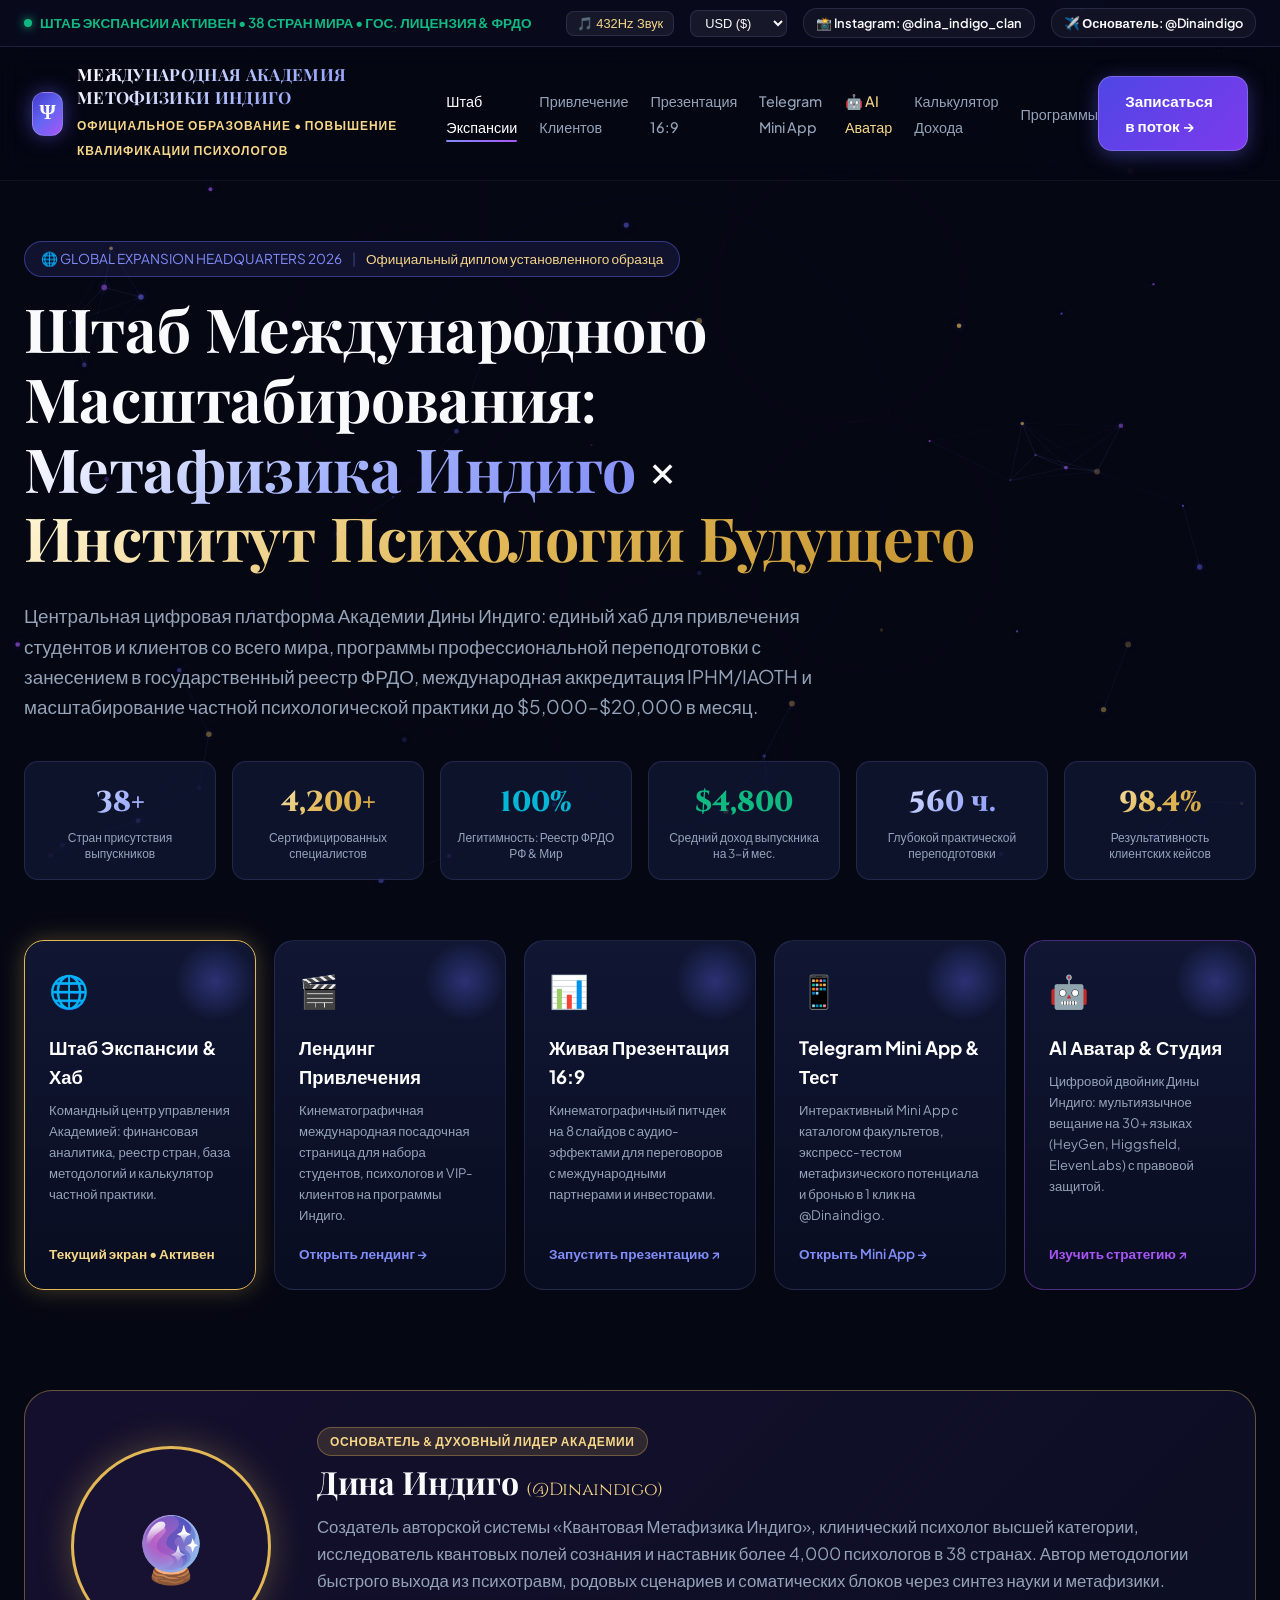
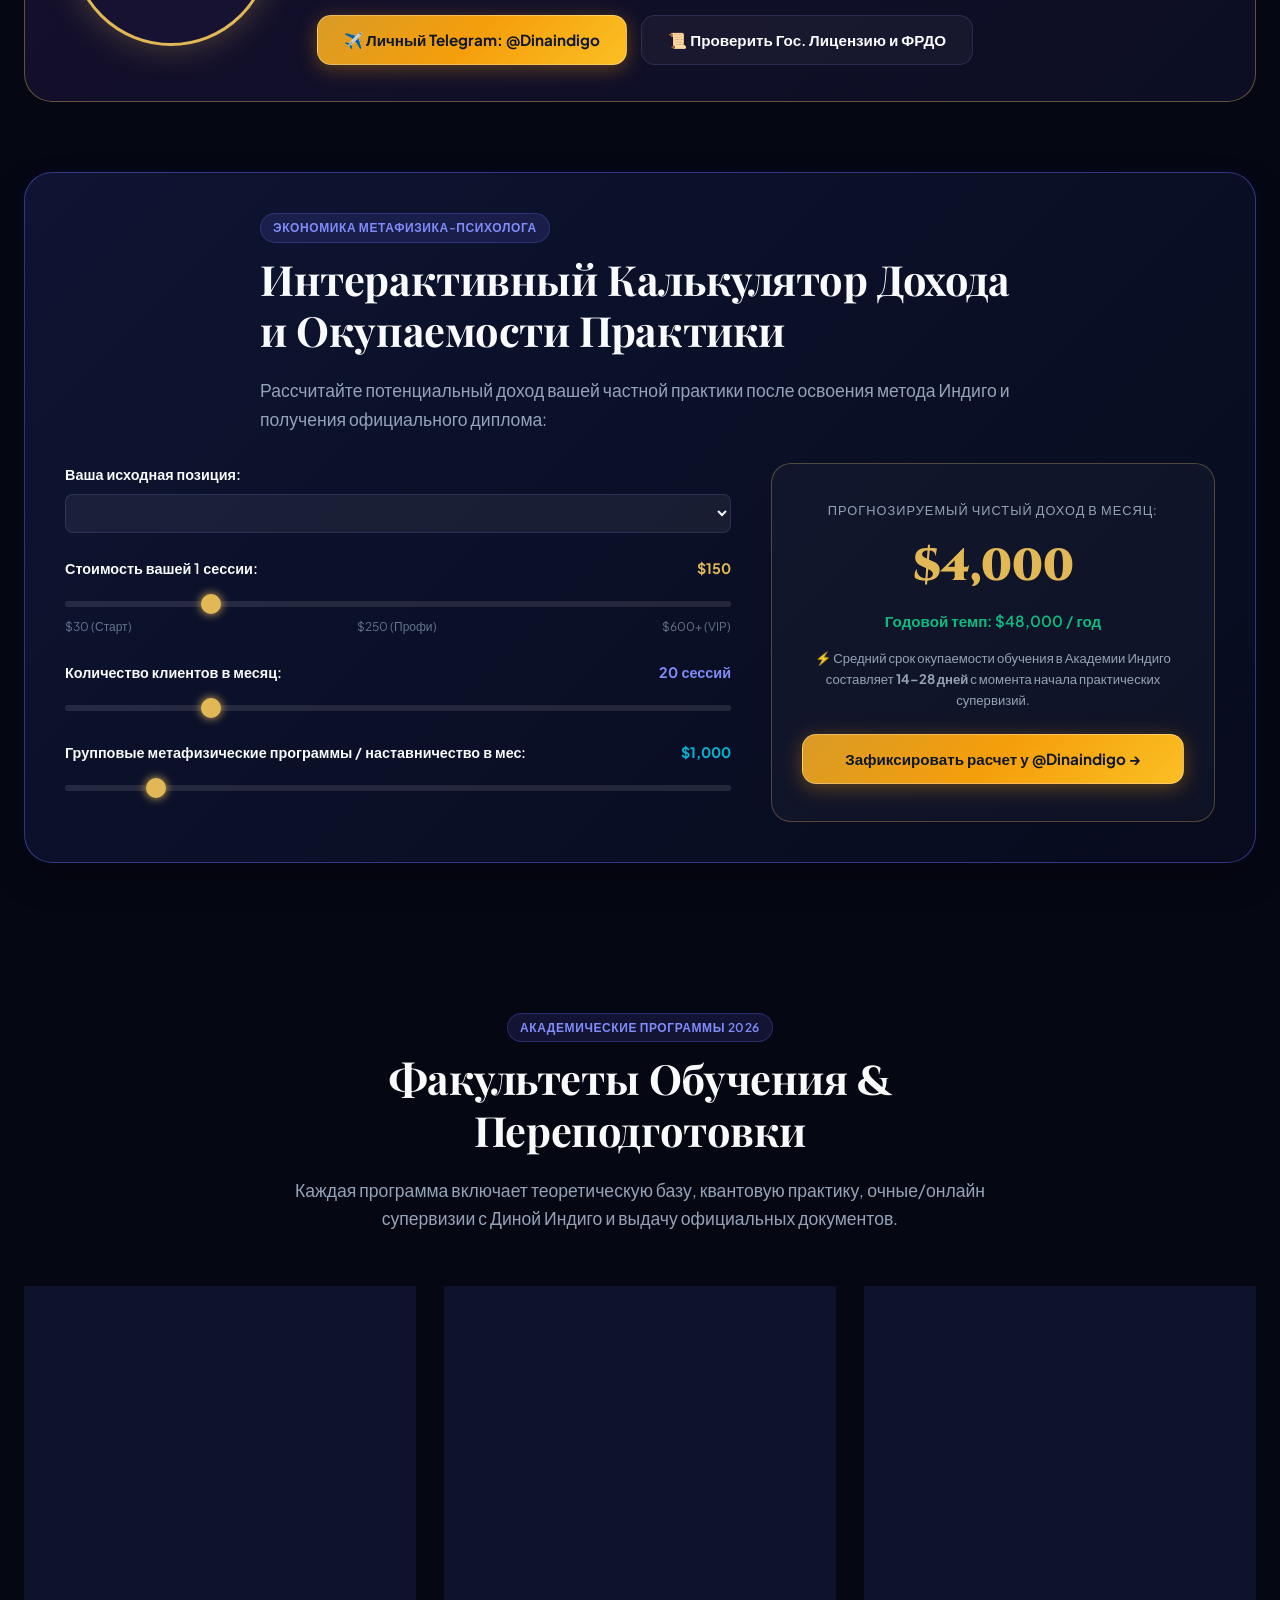
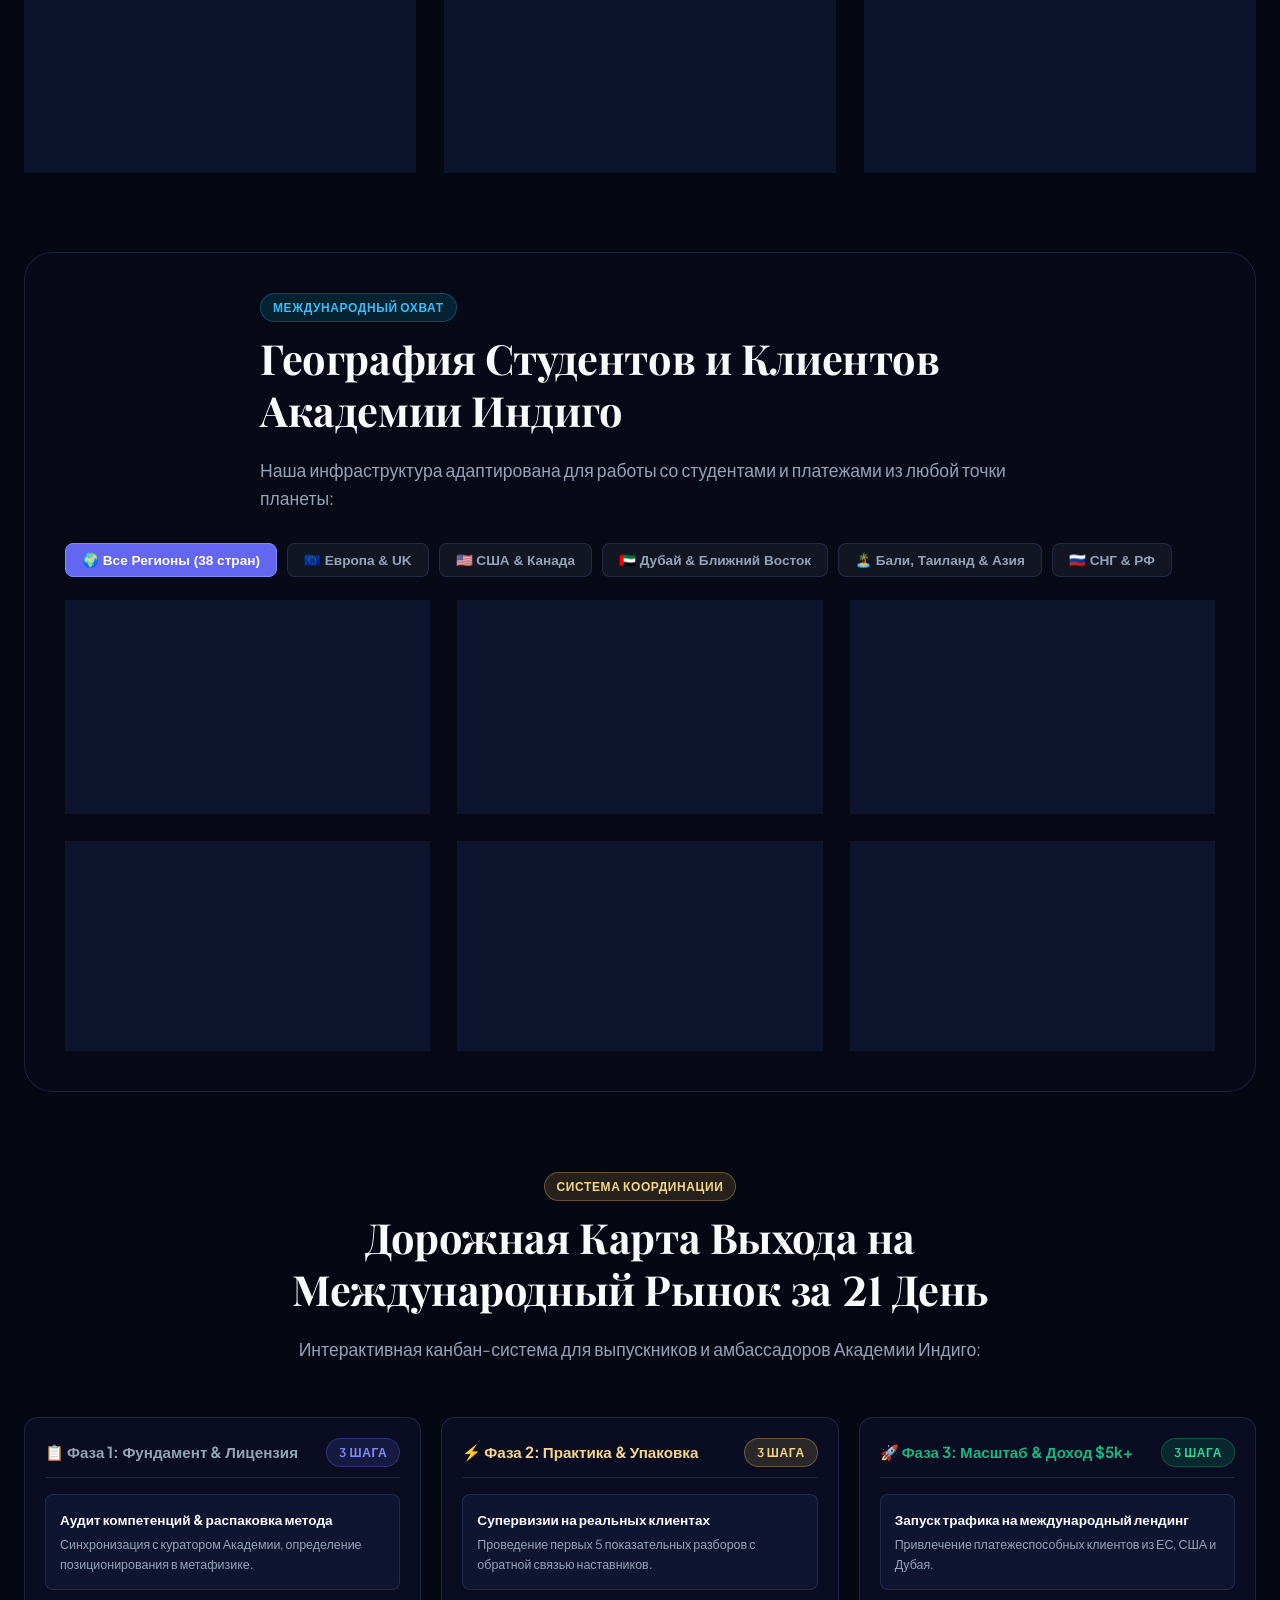
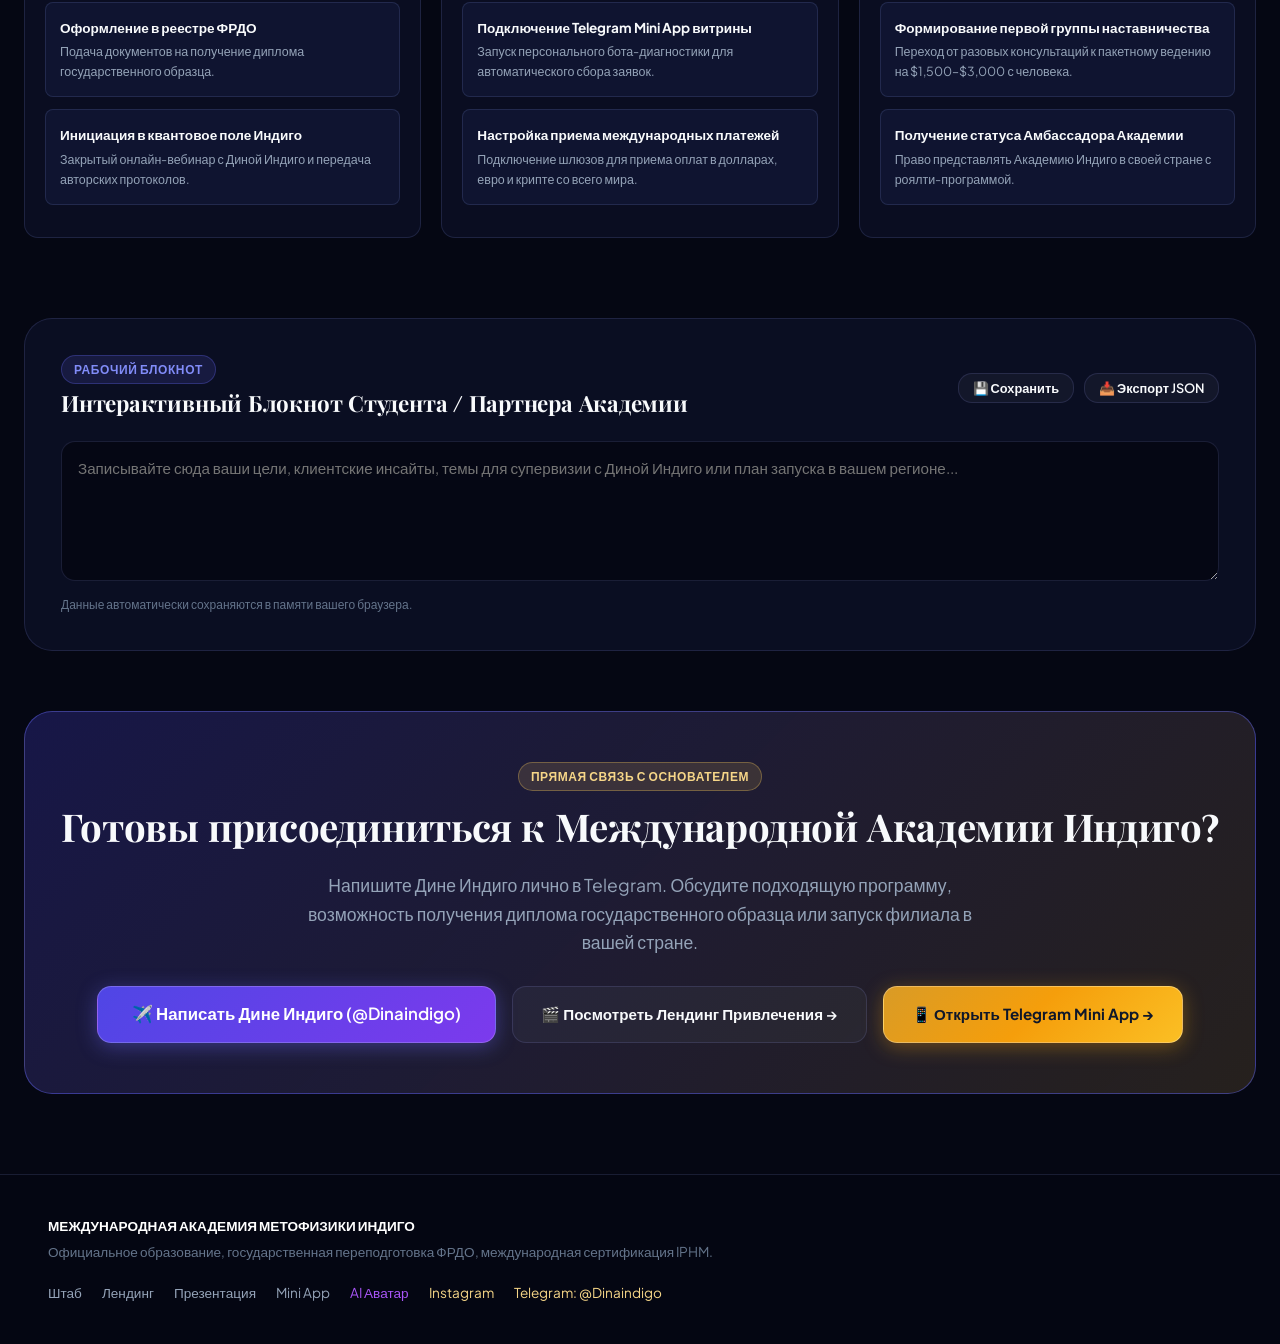
<file: index.html>
<!DOCTYPE html>
<html lang="ru">
<head>
  <meta charset="UTF-8">
  <meta name="viewport" content="width=device-width, initial-scale=1.0">
  <title>Международная Академия МЕТОФИЗИКИ ИНДИГО | Штаб Экспансии & Хаб Продаж</title>
  
  <!-- Fonts -->
  <link rel="preconnect" href="https://fonts.googleapis.com">
  <link rel="preconnect" href="https://fonts.gstatic.com" crossorigin>
  <link href="https://fonts.googleapis.com/css2?family=Cinzel:wght@600;700;800;900&family=Playfair+Display:ital,wght@0,600;0,700;1,400&family=Plus+Jakarta+Sans:wght@300;400;500;600;700;800&family=JetBrains+Mono:wght@400;500&display=swap" rel="stylesheet">
  
  <link rel="stylesheet" href="assets/css/theme.css">
  
  <style>
    /* Specific Hub Styles */
    .hub-hero {
      padding: 60px 0 40px;
      position: relative;
    }
    
    .hub-hero-badge {
      display: inline-flex;
      align-items: center;
      gap: 10px;
      background: rgba(99, 102, 241, 0.12);
      border: 1px solid var(--border-glow);
      padding: 6px 16px;
      border-radius: var(--radius-full);
      font-size: 0.85rem;
      color: var(--indigo-light);
      margin-bottom: 24px;
    }

    .kpi-row {
      display: grid;
      grid-template-columns: repeat(6, 1fr);
      gap: 16px;
      margin: 40px 0 60px;
    }
    
    @media (max-width: 1024px) {
      .kpi-row { grid-template-columns: repeat(3, 1fr); }
    }
    @media (max-width: 640px) {
      .kpi-row { grid-template-columns: repeat(2, 1fr); }
    }

    .kpi-card {
      background: var(--bg-card);
      border: 1px solid var(--border-glass);
      border-radius: var(--radius-md);
      padding: 18px 14px;
      text-align: center;
      transition: var(--transition);
    }
    
    .kpi-card:hover {
      border-color: var(--indigo-light);
      transform: translateY(-3px);
      box-shadow: 0 10px 25px rgba(99, 102, 241, 0.2);
    }

    .kpi-num {
      font-size: 1.8rem;
      font-weight: 800;
      font-family: var(--font-heading);
      margin-bottom: 4px;
    }

    .kpi-label {
      font-size: 0.75rem;
      color: var(--text-muted);
      line-height: 1.3;
    }

    /* Showcase Navigation Cards */
    .showcase-grid {
      display: grid;
      grid-template-columns: repeat(5, 1fr);
      gap: 18px;
      margin-bottom: 60px;
    }
    
    @media (max-width: 1200px) {
      .showcase-grid { grid-template-columns: repeat(3, 1fr); }
    }
    @media (max-width: 800px) {
      .showcase-grid { grid-template-columns: repeat(2, 1fr); }
    }
    @media (max-width: 500px) {
      .showcase-grid { grid-template-columns: 1fr; }
    }

    .showcase-card {
      background: linear-gradient(180deg, rgba(20, 27, 60, 0.8) 0%, rgba(10, 14, 34, 0.9) 100%);
      border: 1px solid var(--border-glass);
      border-radius: var(--radius-lg);
      padding: 24px;
      display: flex;
      flex-direction: column;
      justify-content: space-between;
      text-decoration: none;
      transition: var(--transition);
      position: relative;
      overflow: hidden;
    }

    .showcase-card::after {
      content: '';
      position: absolute;
      top: 0;
      right: 0;
      width: 80px;
      height: 80px;
      background: radial-gradient(circle, var(--indigo-glow) 0%, transparent 70%);
      pointer-events: none;
    }

    .showcase-card:hover {
      border-color: var(--indigo-light);
      transform: translateY(-5px);
      box-shadow: 0 15px 35px rgba(99, 102, 241, 0.25);
    }

    .showcase-card.active-hub {
      border-color: var(--gold-starlight);
      box-shadow: 0 0 25px var(--gold-glow);
    }

    .showcase-icon {
      font-size: 2rem;
      margin-bottom: 16px;
    }

    .showcase-title {
      font-size: 1.15rem;
      font-weight: 700;
      color: #FFF;
      margin-bottom: 8px;
    }

    .showcase-desc {
      font-size: 0.82rem;
      color: var(--text-muted);
      margin-bottom: 18px;
      flex-grow: 1;
    }

    .showcase-cta {
      display: inline-flex;
      align-items: center;
      gap: 6px;
      font-size: 0.85rem;
      font-weight: 600;
      color: var(--indigo-light);
    }

    .showcase-card:hover .showcase-cta {
      color: #FFF;
    }

    /* Calculator Box */
    .calc-container {
      background: linear-gradient(135deg, rgba(16, 22, 54, 0.9) 0%, rgba(8, 12, 30, 0.95) 100%);
      border: 1px solid var(--border-glow);
      border-radius: var(--radius-xl);
      padding: 40px;
      margin-bottom: 70px;
      box-shadow: var(--shadow-card);
    }

    .calc-grid {
      display: grid;
      grid-template-columns: 1.2fr 0.8fr;
      gap: 40px;
    }

    @media (max-width: 900px) {
      .calc-grid { grid-template-columns: 1fr; }
    }

    .calc-group {
      margin-bottom: 24px;
    }

    .calc-label-row {
      display: flex;
      justify-content: space-between;
      margin-bottom: 8px;
      font-size: 0.9rem;
      font-weight: 600;
    }

    .calc-range {
      width: 100%;
      height: 6px;
      background: rgba(255, 255, 255, 0.1);
      border-radius: 4px;
      outline: none;
      -webkit-appearance: none;
      cursor: pointer;
    }

    .calc-range::-webkit-slider-thumb {
      -webkit-appearance: none;
      width: 20px;
      height: 20px;
      background: var(--gold-starlight);
      border-radius: 50%;
      cursor: pointer;
      box-shadow: 0 0 10px var(--gold-starlight);
    }

    .calc-result-box {
      background: rgba(255, 255, 255, 0.03);
      border: 1px solid rgba(226, 184, 87, 0.3);
      border-radius: var(--radius-lg);
      padding: 30px;
      display: flex;
      flex-direction: column;
      justify-content: center;
      text-align: center;
    }

    .calc-big-num {
      font-size: 2.8rem;
      font-weight: 900;
      font-family: var(--font-heading);
      color: var(--gold-starlight);
      margin: 10px 0 6px;
    }

    /* Kanban & Roadmap */
    .kanban-board {
      display: grid;
      grid-template-columns: repeat(3, 1fr);
      gap: 20px;
      margin-top: 30px;
    }

    @media (max-width: 800px) {
      .kanban-board { grid-template-columns: 1fr; }
    }

    .kanban-col {
      background: rgba(14, 19, 44, 0.6);
      border: 1px solid var(--border-glass);
      border-radius: var(--radius-md);
      padding: 20px;
    }

    .kanban-col-header {
      display: flex;
      justify-content: space-between;
      align-items: center;
      margin-bottom: 16px;
      padding-bottom: 10px;
      border-bottom: 1px solid var(--border-glass);
      font-weight: 700;
      font-size: 0.95rem;
    }

    .kanban-card {
      background: var(--bg-card);
      border: 1px solid var(--border-glass);
      border-radius: var(--radius-sm);
      padding: 14px;
      margin-bottom: 12px;
      font-size: 0.85rem;
      transition: var(--transition);
      cursor: grab;
    }

    .kanban-card:hover {
      border-color: var(--indigo-light);
      transform: translateX(3px);
    }

    /* Founder Spotlight */
    .founder-box {
      background: linear-gradient(135deg, rgba(23, 17, 49, 0.9) 0%, rgba(13, 16, 38, 0.9) 100%);
      border: 1px solid var(--border-gold);
      border-radius: var(--radius-xl);
      padding: 36px;
      display: grid;
      grid-template-columns: 220px 1fr;
      gap: 36px;
      align-items: center;
      margin-bottom: 70px;
    }

    @media (max-width: 768px) {
      .founder-box { grid-template-columns: 1fr; text-align: center; }
    }

    .founder-avatar-wrap {
      width: 200px;
      height: 200px;
      border-radius: 50%;
      margin: 0 auto;
      border: 3px solid var(--gold-starlight);
      box-shadow: 0 0 35px var(--gold-glow);
      position: relative;
      overflow: hidden;
      background: #181232;
      display: flex;
      align-items: center;
      justify-content: center;
      font-size: 4rem;
    }

    /* Interactive Geography Tabs */
    .geo-tabs {
      display: flex;
      gap: 10px;
      margin-bottom: 24px;
      flex-wrap: wrap;
    }

    .geo-btn {
      background: rgba(255, 255, 255, 0.05);
      border: 1px solid var(--border-glass);
      color: var(--text-muted);
      padding: 8px 16px;
      border-radius: var(--radius-sm);
      cursor: pointer;
      font-size: 0.85rem;
      font-weight: 600;
      transition: var(--transition);
    }

    .geo-btn:hover, .geo-btn.active {
      background: var(--indigo-primary);
      border-color: var(--indigo-light);
      color: #FFF;
    }
  </style>
</head>
<body>

  <!-- Background Quantum Canvas -->
  <canvas id="quantum-canvas"></canvas>

  <div class="content-wrapper">

    <!-- Top Status Bar -->
    <header class="top-status-bar">
      <div class="status-indicator">
        <span class="pulse-dot"></span>
        <span>ШТАБ ЭКСПАНСИИ АКТИВЕН &bull; 38 СТРАН МИРА &bull; ГОС. ЛИЦЕНЗИЯ &amp; ФРДО</span>
      </div>
      <div class="top-controls">
        <button class="sound-toggle-btn" onclick="indigoAudio.toggleAmbient(this)">🎵 432Hz Звук</button>
        <select class="currency-select" title="Выберите валюту">
          <option value="USD">USD ($)</option>
          <option value="EUR">EUR (€)</option>
          <option value="RUB">RUB (₽)</option>
          <option value="USDT">USDT (₮)</option>
        </select>
        <a href="https://www.instagram.com/dina_indigo_clan" target="_blank" class="btn btn-outline" style="padding: 4px 12px; font-size: 0.8rem;">
          📸 Instagram: @dina_indigo_clan
        </a>
        <a href="https://t.me/Dinaindigo" target="_blank" class="btn btn-outline" style="padding: 4px 12px; font-size: 0.8rem;">
          ✈️ Основатель: @Dinaindigo
        </a>
      </div>
    </header>

    <!-- Master Header Nav -->
    <nav class="master-header">
      <a href="index.html" class="brand-badge">
        <div class="brand-logo-icon">Ψ</div>
        <div class="brand-text">
          <h3 class="gradient-text-indigo">МЕЖДУНАРОДНАЯ АКАДЕМИЯ МЕТОФИЗИКИ ИНДИГО</h3>
          <span>Официальное образование &bull; Повышение квалификации психологов</span>
        </div>
      </a>
      <ul class="nav-links">
        <li><a href="index.html" class="active">Штаб Экспансии</a></li>
        <li><a href="landing.html">Привлечение Клиентов</a></li>
        <li><a href="presentation.html">Презентация 16:9</a></li>
        <li><a href="miniapp.html">Telegram Mini App</a></li>
        <li><a href="avatar-studio.html" style="color: var(--gold-light);">🤖 AI Аватар</a></li>
        <li><a href="#calculator">Калькулятор Дохода</a></li>
        <li><a href="#faculties">Программы</a></li>
      </ul>
      <div>
        <a href="https://t.me/Dinaindigo?text=Здравствуйте,%20Дина!%20Хочу%20получить%20консультацию%20по%20Академии%20Индиго" target="_blank" class="btn btn-primary" onclick="indigoAudio.playChime(648)">
          Записаться в поток &rarr;
        </a>
      </div>
    </nav>

    <!-- Main Container -->
    <main class="container">

      <!-- Hero Header -->
      <section class="hub-hero">
        <div class="hub-hero-badge">
          <span>🌐 GLOBAL EXPANSION HEADQUARTERS 2026</span>
          <span style="opacity: 0.4;">|</span>
          <span style="color: var(--gold-light);">Официальный диплом установленного образца</span>
        </div>
        <h1 style="max-width: 950px; margin-bottom: 20px;">
          Штаб Международного Масштабирования: <br>
          <span class="gradient-text-indigo">Метафизика Индиго</span> &times; <span class="gradient-text-gold">Институт Психологии Будущего</span>
        </h1>
        <p style="font-size: 1.18rem; max-width: 820px; line-height: 1.6; margin-bottom: 30px;">
          Центральная цифровая платформа Академии Дины Индиго: единый хаб для привлечения студентов и клиентов со всего мира, программы профессиональной переподготовки с занесением в государственный реестр ФРДО, международная аккредитация IPHM/IAOTH и масштабирование частной психологической практики до $5,000–$20,000 в месяц.
        </p>

        <!-- KPI Row -->
        <div class="kpi-row">
          <div class="kpi-card">
            <div class="kpi-num gradient-text-indigo">38+</div>
            <div class="kpi-label">Стран присутствия выпускников</div>
          </div>
          <div class="kpi-card">
            <div class="kpi-num gradient-text-gold">4,200+</div>
            <div class="kpi-label">Сертифицированных специалистов</div>
          </div>
          <div class="kpi-card">
            <div class="kpi-num" style="color: var(--cyan-quantum);">100%</div>
            <div class="kpi-label">Легитимность: Реестр ФРДО РФ &amp; Мир</div>
          </div>
          <div class="kpi-card">
            <div class="kpi-num" style="color: var(--emerald-success);" data-price-usd="4800">$4,800</div>
            <div class="kpi-label">Средний доход выпускника на 3-й мес.</div>
          </div>
          <div class="kpi-card">
            <div class="kpi-num gradient-text-indigo">560 ч.</div>
            <div class="kpi-label">Глубокой практической переподготовки</div>
          </div>
          <div class="kpi-card">
            <div class="kpi-num gradient-text-gold">98.4%</div>
            <div class="kpi-label">Результативность клиентских кейсов</div>
          </div>
        </div>

        <!-- 4 Core Showcase Links (Exact match with reference pattern) -->
        <div class="showcase-grid">
          <a href="index.html" class="showcase-card active-hub">
            <div class="showcase-icon">🌐</div>
            <div class="showcase-title">Штаб Экспансии &amp; Хаб</div>
            <div class="showcase-desc">Командный центр управления Академией: финансовая аналитика, реестр стран, база методологий и калькулятор частной практики.</div>
            <div class="showcase-cta" style="color: var(--gold-light);">Текущий экран &bull; Активен</div>
          </a>

          <a href="landing.html" class="showcase-card">
            <div class="showcase-icon">🎬</div>
            <div class="showcase-title">Лендинг Привлечения</div>
            <div class="showcase-desc">Кинематографичная международная посадочная страница для набора студентов, психологов и VIP-клиентов на программы Индиго.</div>
            <div class="showcase-cta">Открыть лендинг &rarr;</div>
          </a>

          <a href="presentation.html" class="showcase-card">
            <div class="showcase-icon">📊</div>
            <div class="showcase-title">Живая Презентация 16:9</div>
            <div class="showcase-desc">Кинематографичный питчдек на 8 слайдов с аудио-эффектами для переговоров с международными партнерами и инвесторами.</div>
            <div class="showcase-cta">Запустить презентацию &nearr;</div>
          </a>

          <a href="miniapp.html" class="showcase-card">
            <div class="showcase-icon">📱</div>
            <div class="showcase-title">Telegram Mini App &amp; Тест</div>
            <div class="showcase-desc">Интерактивный Mini App с каталогом факультетов, экспресс-тестом метафизического потенциала и бронью в 1 клик на @Dinaindigo.</div>
            <div class="showcase-cta">Открыть Mini App &rarr;</div>
          </a>

          <a href="avatar-studio.html" class="showcase-card" style="border-color: rgba(168, 85, 247, 0.4);">
            <div class="showcase-icon">🤖</div>
            <div class="showcase-title">AI Аватар &amp; Студия</div>
            <div class="showcase-desc">Цифровой двойник Дины Индиго: мультиязычное вещание на 30+ языках (HeyGen, Higgsfield, ElevenLabs) с правовой защитой.</div>
            <div class="showcase-cta" style="color: var(--violet-cosmic);">Изучить стратегию &nearr;</div>
          </a>
        </div>
      </section>

      <!-- Founder Spotlight -->
      <section class="founder-box">
        <div class="founder-avatar-wrap">
          <span>🔮</span>
        </div>
        <div>
          <div class="badge badge-gold" style="margin-bottom: 10px;">Основатель &amp; Духовный Лидер Академии</div>
          <h2 style="font-size: 2rem; margin-bottom: 8px;">Дина Индиго <span style="font-size: 1.1rem; color: var(--gold-light); font-weight: normal;">(@Dinaindigo)</span></h2>
          <p style="font-size: 1.05rem; line-height: 1.6; margin-bottom: 20px;">
            Создатель авторской системы «Квантовая Метафизика Индиго», клинический психолог высшей категории, исследователь квантовых полей сознания и наставник более 4,000 психологов в 38 странах. Автор методологии быстрого выхода из психотравм, родовых сценариев и соматических блоков через синтез науки и метафизики.
          </p>
          <div style="display: flex; gap: 14px; flex-wrap: wrap;">
            <a href="https://t.me/Dinaindigo" target="_blank" class="btn btn-gold" onclick="indigoAudio.playTick()">
              ✈️ Личный Telegram: @Dinaindigo
            </a>
            <button class="btn btn-outline" onclick="openModal('licenseModal')">
              📜 Проверить Гос. Лицензию и ФРДО
            </button>
          </div>
        </div>
      </section>

      <!-- Interactive Calculator for Psychologists -->
      <section id="calculator" class="calc-container">
        <div class="section-header" style="margin-bottom: 30px; text-align: left;">
          <div class="badge badge-indigo">ЭКОНОМИКА МЕТАФИЗИКА-ПСИХОЛОГА</div>
          <h2>Интерактивный Калькулятор Дохода и Окупаемости Практики</h2>
          <p>Рассчитайте потенциальный доход вашей частной практики после освоения метода Индиго и получения официального диплома:</p>
        </div>

        <div class="calc-grid">
          <div>
            <!-- Level Selector -->
            <div class="calc-group">
              <label style="display: block; font-weight: 600; margin-bottom: 8px; font-size: 0.9rem;">Ваша исходная позиция:</label>
              <select id="calcLevel" class="currency-select" style="width: 100%; padding: 10px;" onchange="updateCalc()">
                <option value="1">🌱 Начинающий с нуля (освоение новой профессии психолога)</option>
                <option value="1.5" selected>💼 Практикующий психолог / коуч (повышение квалификации)</option>
                <option value="2.5">⭐ ТОП-эксперт / Ведущий трансформационных групп</option>
                <option value="4.0">👑 Открытие Международного Представительства Академии</option>
              </select>
            </div>

            <!-- Price per session -->
            <div class="calc-group">
              <div class="calc-label-row">
                <span>Стоимость вашей 1 сессии:</span>
                <span id="calcPriceDisplay" style="color: var(--gold-starlight); font-weight: 700;">$150</span>
              </div>
              <input type="range" id="calcPrice" class="calc-range" min="30" max="600" step="10" value="150" oninput="updateCalc()">
              <div style="display: flex; justify-content: space-between; font-size: 0.75rem; color: var(--text-dim); margin-top: 4px;">
                <span>$30 (Старт)</span>
                <span>$250 (Профи)</span>
                <span>$600+ (VIP)</span>
              </div>
            </div>

            <!-- Clients per month -->
            <div class="calc-group">
              <div class="calc-label-row">
                <span>Количество клиентов в месяц:</span>
                <span id="calcClientsDisplay" style="color: var(--indigo-light); font-weight: 700;">20 сессий</span>
              </div>
              <input type="range" id="calcClients" class="calc-range" min="4" max="80" step="2" value="20" oninput="updateCalc()">
            </div>

            <!-- Group / Mentoring programs -->
            <div class="calc-group">
              <div class="calc-label-row">
                <span>Групповые метафизические программы / наставничество в мес:</span>
                <span id="calcGroupDisplay" style="color: var(--cyan-quantum); font-weight: 700;">$1,000</span>
              </div>
              <input type="range" id="calcGroup" class="calc-range" min="0" max="8000" step="200" value="1000" oninput="updateCalc()">
            </div>
          </div>

          <!-- Result Column -->
          <div class="calc-result-box">
            <span style="text-transform: uppercase; font-size: 0.8rem; letter-spacing: 0.08em; color: var(--text-muted);">Прогнозируемый чистый доход в месяц:</span>
            <div id="calcMonthlyTotal" class="calc-big-num">$4,000</div>
            <div style="font-size: 0.95rem; color: var(--emerald-success); font-weight: 600; margin-bottom: 14px;" id="calcAnnualTotal">
              Годовой темп: $48,000 / год
            </div>
            <p style="font-size: 0.82rem; margin-bottom: 24px; color: var(--text-muted);">
              ⚡ Средний срок окупаемости обучения в Академии Индиго составляет <strong>14–28 дней</strong> с момента начала практических супервизий.
            </p>
            <a id="calcTelegramLink" href="https://t.me/Dinaindigo?text=Здравствуйте,%20Дина!%20Мой%20расчет%20дохода%20в%20калькуляторе%20составил%20$4,000/мес.%20Хочу%20обсудить%20программу!" target="_blank" class="btn btn-gold" onclick="indigoAudio.playChime(528)">
              Зафиксировать расчет у @Dinaindigo &rarr;
            </a>
          </div>
        </div>
      </section>

      <!-- Faculties & Programs -->
      <section id="faculties" class="section-padding">
        <div class="section-header">
          <div class="badge badge-indigo">АКАДЕМИЧЕСКИЕ ПРОГРАММЫ 2026</div>
          <h2>Факультеты Обучения &amp; Переподготовки</h2>
          <p>Каждая программа включает теоретическую базу, квантовую практику, очные/онлайн супервизии с Диной Индиго и выдачу официальных документов.</p>
        </div>

        <div class="grid-3">
          <!-- Course 1 -->
          <div class="glass-card">
            <div class="badge badge-emerald" style="margin-bottom: 14px;">ДИПЛОМ ГОС. ОБРАЗЦА (560 ч.)</div>
            <h3 style="margin-bottom: 12px;">Профессиональный Метафизик-Психолог</h3>
            <p style="margin-bottom: 20px; font-size: 0.9rem;">
              Полная профессиональная переподготовка. Квантовая психология, психосоматика, считывание информационного поля, трансформация родовых деструкций.
            </p>
            <ul style="list-style: none; font-size: 0.85rem; color: var(--text-muted); margin-bottom: 24px; line-height: 1.8;">
              <li>✓ Внесение в федеральный реестр ФРДО</li>
              <li>✓ Международный сертификат IPHM</li>
              <li>✓ 24 персональные супервизии</li>
              <li>✓ Готовая система привлечения клиентов</li>
            </ul>
            <div style="display: flex; justify-content: space-between; align-items: center; border-top: 1px solid var(--border-glass); padding-top: 16px;">
              <div>
                <span style="font-size: 0.75rem; color: var(--text-dim); display: block;">Стоимость курса:</span>
                <span class="gradient-text-gold" style="font-size: 1.3rem; font-weight: 800;" data-price-usd="1800">$1,800</span>
              </div>
              <a href="https://t.me/Dinaindigo?text=Здравствуйте,%20Дина!%20Хочу%20узнать%20подробнее%20о%20курсе%20«Профессиональный%20Метафизик-Психолог»" target="_blank" class="btn btn-outline" style="padding: 8px 16px; font-size: 0.85rem;">
                Выбрать &rarr;
              </a>
            </div>
          </div>

          <!-- Course 2 -->
          <div class="glass-card glass-card-gold">
            <div class="badge badge-gold" style="margin-bottom: 14px;">ФЛАГМАНСКАЯ СПЕЦИАЛИЗАЦИЯ</div>
            <h3 style="margin-bottom: 12px;">Квантовая Психосоматика Индиго</h3>
            <p style="margin-bottom: 20px; font-size: 0.9rem;">
              Глубинная экспресс-диагностика первопричин болезней за 15 минут. Восстановление физического здоровья через нейтрализацию ментальных психоблоков.
            </p>
            <ul style="list-style: none; font-size: 0.85rem; color: var(--text-muted); margin-bottom: 24px; line-height: 1.8;">
              <li>✓ Атлас 350+ соматических заболеваний</li>
              <li>✓ Протоколы мгновенной разблокировки</li>
              <li>✓ Сертификат международного образца</li>
              <li>✓ Практика на реальных пациентах</li>
            </ul>
            <div style="display: flex; justify-content: space-between; align-items: center; border-top: 1px solid var(--border-glass); padding-top: 16px;">
              <div>
                <span style="font-size: 0.75rem; color: var(--text-dim); display: block;">Стоимость курса:</span>
                <span class="gradient-text-gold" style="font-size: 1.3rem; font-weight: 800;" data-price-usd="1200">$1,200</span>
              </div>
              <a href="https://t.me/Dinaindigo?text=Здравствуйте,%20Дина!%20Хочу%20записаться%20на%20курс%20«Квантовая%20Психосоматика%20Индиго»" target="_blank" class="btn btn-gold" style="padding: 8px 16px; font-size: 0.85rem;">
                Выбрать &rarr;
              </a>
            </div>
          </div>

          <!-- Course 3 -->
          <div class="glass-card">
            <div class="badge badge-cyan" style="margin-bottom: 14px;">МАСТЕР-УРОВЕНЬ</div>
            <h3 style="margin-bottom: 12px;">Квантовая Регрессология &amp; Поле</h3>
            <p style="margin-bottom: 20px; font-size: 0.9rem;">
              Работа с хрониками памяти души, родовыми линиями и пространственно-временными узлами. Авторский метод бесконтактного ведения сессии.
            </p>
            <ul style="list-style: none; font-size: 0.85rem; color: var(--text-muted); margin-bottom: 24px; line-height: 1.8;">
              <li>✓ Квантовое погружение без гипноза</li>
              <li>✓ Исцеление кармических контрактов</li>
              <li>✓ Допуск в Закрытый Клуб Мастеров</li>
              <li>✓ Право ведения международных групп</li>
            </ul>
            <div style="display: flex; justify-content: space-between; align-items: center; border-top: 1px solid var(--border-glass); padding-top: 16px;">
              <div>
                <span style="font-size: 0.75rem; color: var(--text-dim); display: block;">Стоимость курса:</span>
                <span class="gradient-text-gold" style="font-size: 1.3rem; font-weight: 800;" data-price-usd="1450">$1,450</span>
              </div>
              <a href="https://t.me/Dinaindigo?text=Здравствуйте,%20Дина!%20Интересует%20«Квантовая%20Регрессология%20и%20Поле»" target="_blank" class="btn btn-outline" style="padding: 8px 16px; font-size: 0.85rem;">
                Выбрать &rarr;
              </a>
            </div>
          </div>
        </div>
      </section>

      <!-- Global Geography & Expansion Hub -->
      <section class="section-padding" style="background: rgba(10, 14, 32, 0.4); border-radius: var(--radius-xl); border: 1px solid var(--border-glass); padding: 40px;">
        <div class="section-header" style="text-align: left; margin-bottom: 30px;">
          <div class="badge badge-cyan">МЕЖДУНАРОДНЫЙ ОХВАТ</div>
          <h2>География Студентов и Клиентов Академии Индиго</h2>
          <p>Наша инфраструктура адаптирована для работы со студентами и платежами из любой точки планеты:</p>
        </div>

        <div class="geo-tabs">
          <button class="geo-btn active" onclick="filterGeo('all', this)">🌍 Все Регионы (38 стран)</button>
          <button class="geo-btn" onclick="filterGeo('eu', this)">🇪🇺 Европа &amp; UK</button>
          <button class="geo-btn" onclick="filterGeo('us', this)">🇺🇸 США &amp; Канада</button>
          <button class="geo-btn" onclick="filterGeo('uae', this)">🇦🇪 Дубай &amp; Ближний Восток</button>
          <button class="geo-btn" onclick="filterGeo('asia', this)">🏝️ Бали, Таиланд &amp; Азия</button>
          <button class="geo-btn" onclick="filterGeo('cis', this)">🇷🇺 СНГ &amp; РФ</button>
        </div>

        <div class="grid-3" id="geoGrid">
          <div class="glass-card" data-region="eu">
            <h4 style="color: var(--indigo-light); margin-bottom: 6px;">🇪🇺 Европейский Союз &amp; Великобритания</h4>
            <p style="font-size: 0.85rem; margin-bottom: 12px;">Германия, Испания, Кипр, Франция, Лондон. Международные психологические ассоциации признают диплом IPHM.</p>
            <div style="font-size: 0.8rem; color: var(--gold-light);">💳 Оплата: Stripe, SEPA, Visa/Mastercard, USDT</div>
          </div>

          <div class="glass-card" data-region="us">
            <h4 style="color: var(--cyan-quantum); margin-bottom: 6px;">🇺🇸 США &amp; Канада</h4>
            <p style="font-size: 0.85rem; margin-bottom: 12px;">Нью-Йорк, Майами, Калифорния, Торонто. Огромный спрос на холистическую психологию и метафизику. Чек сессии от $200–$500.</p>
            <div style="font-size: 0.8rem; color: var(--gold-light);">💳 Оплата: Zelle, Stripe, Wire, USDT</div>
          </div>

          <div class="glass-card" data-region="uae">
            <h4 style="color: var(--gold-starlight); margin-bottom: 6px;">🇦🇪 ОАЭ (Дубай) &amp; Ближний Восток</h4>
            <p style="font-size: 0.85rem; margin-bottom: 12px;">Крупнейший центр русскоязычных предпринимателей и экспатов. Высокий интерес к квантовому расширению финансовой емкости.</p>
            <div style="font-size: 0.8rem; color: var(--gold-light);">💳 Оплата: AED переводы, крипто-эквайринг, карты</div>
          </div>

          <div class="glass-card" data-region="asia">
            <h4 style="color: #34D399; margin-bottom: 6px;">🏝️ Бали &amp; Юго-Восточная Азия</h4>
            <p style="font-size: 0.85rem; margin-bottom: 12px;">Мировая мекка ретритов и духовных практик. Выпускники Академии проводят живые интенсивы и трансформационные ретриты Индиго.</p>
            <div style="font-size: 0.8rem; color: var(--gold-light);">💳 Оплата: Международные переводы, USDT</div>
          </div>

          <div class="glass-card" data-region="cis">
            <h4 style="color: var(--indigo-light); margin-bottom: 6px;">🇷🇺 Россия &amp; Страны СНГ</h4>
            <p style="font-size: 0.85rem; margin-bottom: 12px;">Полная государственная аккредитация, выдача диплома государственного образца с обязательной регистрацией в ФРДО.</p>
            <div style="font-size: 0.8rem; color: var(--gold-light);">💳 Оплата: СБП, рассрочка 0%, карты РФ (МИР)</div>
          </div>

          <div class="glass-card" data-region="all">
            <h4 style="color: var(--violet-cosmic); margin-bottom: 6px;">🇮🇱 Израиль</h4>
            <p style="font-size: 0.85rem; margin-bottom: 12px;">Тель-Авив, Хайфа, Иерусалим. Мощное сообщество психосоматологов и специалистов по полевой терапии травмы.</p>
            <div style="font-size: 0.8rem; color: var(--gold-light);">💳 Оплата: Bit, Международные карты, USDT</div>
          </div>
        </div>
      </section>

      <!-- 21-Day Launch Roadmap & Kanban for Students/Partners -->
      <section class="section-padding">
        <div class="section-header">
          <div class="badge badge-gold">СИСТЕМА КООРДИНАЦИИ</div>
          <h2>Дорожная Карта Выхода на Международный Рынок за 21 День</h2>
          <p>Интерактивная канбан-система для выпускников и амбассадоров Академии Индиго:</p>
        </div>

        <div class="kanban-board" id="kanbanBoard">
          <!-- Col 1 -->
          <div class="kanban-col">
            <div class="kanban-col-header">
              <span style="color: var(--text-muted);">📋 Фаза 1: Фундамент &amp; Лицензия</span>
              <span class="badge badge-indigo">3 шага</span>
            </div>
            <div class="kanban-card">
              <strong>Аудит компетенций &amp; распаковка метода</strong>
              <p style="font-size: 0.78rem; color: var(--text-muted); margin-top: 4px;">Синхронизация с куратором Академии, определение позиционирования в метафизике.</p>
            </div>
            <div class="kanban-card">
              <strong>Оформление в реестре ФРДО</strong>
              <p style="font-size: 0.78rem; color: var(--text-muted); margin-top: 4px;">Подача документов на получение диплома государственного образца.</p>
            </div>
            <div class="kanban-card">
              <strong>Инициация в квантовое поле Индиго</strong>
              <p style="font-size: 0.78rem; color: var(--text-muted); margin-top: 4px;">Закрытый онлайн-вебинар с Диной Индиго и передача авторских протоколов.</p>
            </div>
          </div>

          <!-- Col 2 -->
          <div class="kanban-col">
            <div class="kanban-col-header">
              <span style="color: var(--gold-light);">⚡ Фаза 2: Практика &amp; Упаковка</span>
              <span class="badge badge-gold">3 шага</span>
            </div>
            <div class="kanban-card">
              <strong>Супервизии на реальных клиентах</strong>
              <p style="font-size: 0.78rem; color: var(--text-muted); margin-top: 4px;">Проведение первых 5 показательных разборов с обратной связью наставников.</p>
            </div>
            <div class="kanban-card">
              <strong>Подключение Telegram Mini App витрины</strong>
              <p style="font-size: 0.78rem; color: var(--text-muted); margin-top: 4px;">Запуск персонального бота-диагностики для автоматического сбора заявок.</p>
            </div>
            <div class="kanban-card">
              <strong>Настройка приема международных платежей</strong>
              <p style="font-size: 0.78rem; color: var(--text-muted); margin-top: 4px;">Подключение шлюзов для приема оплат в долларах, евро и крипте со всего мира.</p>
            </div>
          </div>

          <!-- Col 3 -->
          <div class="kanban-col">
            <div class="kanban-col-header">
              <span style="color: var(--emerald-success);">🚀 Фаза 3: Масштаб &amp; Доход $5k+</span>
              <span class="badge badge-emerald">3 шага</span>
            </div>
            <div class="kanban-card">
              <strong>Запуск трафика на международный лендинг</strong>
              <p style="font-size: 0.78rem; color: var(--text-muted); margin-top: 4px;">Привлечение платежеспособных клиентов из ЕС, США и Дубая.</p>
            </div>
            <div class="kanban-card">
              <strong>Формирование первой группы наставничества</strong>
              <p style="font-size: 0.78rem; color: var(--text-muted); margin-top: 4px;">Переход от разовых консультаций к пакетному ведению на $1,500–$3,000 с человека.</p>
            </div>
            <div class="kanban-card">
              <strong>Получение статуса Амбассадора Академии</strong>
              <p style="font-size: 0.78rem; color: var(--text-muted); margin-top: 4px;">Право представлять Академию Индиго в своей стране с роялти-программой.</p>
            </div>
          </div>
        </div>
      </section>

      <!-- Personal Producer Notebook & Strategy Cache -->
      <section class="section-padding" style="background: rgba(14, 18, 42, 0.7); border-radius: var(--radius-xl); border: 1px solid var(--border-glass); padding: 36px; margin-bottom: 60px;">
        <div style="display: flex; justify-content: space-between; align-items: center; margin-bottom: 20px; flex-wrap: wrap; gap: 14px;">
          <div>
            <div class="badge badge-indigo">РАБОЧИЙ БЛОКНОТ</div>
            <h3 style="font-size: 1.4rem; margin-top: 6px;">Интерактивный Блокнот Студента / Партнера Академии</h3>
          </div>
          <div style="display: flex; gap: 10px;">
            <button class="btn btn-outline" style="padding: 6px 14px; font-size: 0.8rem;" onclick="saveNote()">💾 Сохранить</button>
            <button class="btn btn-outline" style="padding: 6px 14px; font-size: 0.8rem;" onclick="exportNotes()">📥 Экспорт JSON</button>
          </div>
        </div>
        <textarea id="notesArea" style="width: 100%; min-height: 140px; background: rgba(5, 7, 18, 0.8); border: 1px solid var(--border-glass); border-radius: var(--radius-md); padding: 16px; color: var(--text-main); font-family: var(--font-sans); font-size: 0.95rem; resize: vertical;" placeholder="Записывайте сюда ваши цели, клиентские инсайты, темы для супервизии с Диной Индиго или план запуска в вашем регионе..."></textarea>
        <div style="font-size: 0.75rem; color: var(--text-dim); margin-top: 8px;">Данные автоматически сохраняются в памяти вашего браузера.</div>
      </section>

      <!-- CTA Contact Card -->
      <section style="background: linear-gradient(135deg, rgba(79, 70, 229, 0.25) 0%, rgba(226, 184, 87, 0.15) 100%); border: 1px solid var(--border-glow); border-radius: var(--radius-xl); padding: 50px 30px; text-align: center; margin-bottom: 80px;">
        <div class="badge badge-gold" style="margin-bottom: 16px;">ПРЯМАЯ СВЯЗЬ С ОСНОВАТЕЛЕМ</div>
        <h2 style="font-size: 2.4rem; margin-bottom: 16px;">Готовы присоединиться к Международной Академии Индиго?</h2>
        <p style="max-width: 680px; margin: 0 auto 30px; font-size: 1.1rem;">
          Напишите Дине Индиго лично в Telegram. Обсудите подходящую программу, возможность получения диплома государственного образца или запуск филиала в вашей стране.
        </p>
        <div style="display: flex; justify-content: center; gap: 16px; flex-wrap: wrap;">
          <a href="https://t.me/Dinaindigo" target="_blank" class="btn btn-primary" style="padding: 14px 34px; font-size: 1.05rem;" onclick="indigoAudio.playChime(648)">
            ✈️ Написать Дине Индиго (@Dinaindigo)
          </a>
          <a href="landing.html" class="btn btn-outline" style="padding: 14px 28px;">
            🎬 Посмотреть Лендинг Привлечения &rarr;
          </a>
          <a href="miniapp.html" class="btn btn-gold" style="padding: 14px 28px;">
            📱 Открыть Telegram Mini App &rarr;
          </a>
        </div>
      </section>

    </main>

    <!-- Master Footer -->
    <footer style="background: rgba(5, 7, 18, 0.95); border-top: 1px solid var(--border-glass); padding: 40px 24px; font-size: 0.85rem; color: var(--text-dim);">
      <div class="container" style="display: flex; justify-content: space-between; align-items: center; flex-wrap: wrap; gap: 20px;">
        <div>
          <div style="font-weight: 700; color: #FFF; margin-bottom: 4px;">МЕЖДУНАРОДНАЯ АКАДЕМИЯ МЕТОФИЗИКИ ИНДИГО</div>
          <div>Официальное образование, государственная переподготовка ФРДО, международная сертификация IPHM.</div>
        </div>
        <div style="display: flex; gap: 20px; flex-wrap: wrap;">
          <a href="index.html" style="color: var(--text-muted); text-decoration: none;">Штаб</a>
          <a href="landing.html" style="color: var(--text-muted); text-decoration: none;">Лендинг</a>
          <a href="presentation.html" style="color: var(--text-muted); text-decoration: none;">Презентация</a>
          <a href="miniapp.html" style="color: var(--text-muted); text-decoration: none;">Mini App</a>
          <a href="avatar-studio.html" style="color: var(--violet-cosmic); text-decoration: none;">AI Аватар</a>
          <a href="https://www.instagram.com/dina_indigo_clan" target="_blank" style="color: var(--gold-light); text-decoration: none;">Instagram</a>
          <a href="https://t.me/Dinaindigo" target="_blank" style="color: var(--gold-light); text-decoration: none;">Telegram: @Dinaindigo</a>
        </div>
      </div>
    </footer>

  </div>

  <!-- Modal: License & FRDO Info -->
  <div id="licenseModal" class="modal-overlay" onclick="if(event.target === this) closeModal('licenseModal')">
    <div class="modal-content">
      <button class="modal-close-btn" onclick="closeModal('licenseModal')">&times;</button>
      <div class="badge badge-emerald" style="margin-bottom: 12px;">ОФИЦИАЛЬНАЯ ЛЕГИТИМНОСТЬ</div>
      <h3 style="font-size: 1.5rem; margin-bottom: 16px;">Государственная Лицензия &amp; Международные Реестры</h3>
      <p style="font-size: 0.9rem; line-height: 1.6; margin-bottom: 16px;">
        Обучение в Международной Академии Метофизики Индиго ведется на основании образовательной лицензии в строгом соответствии с ФЗ № 273-ФЗ «Об образовании в РФ».
      </p>
      <div style="background: rgba(255, 255, 255, 0.04); border-radius: var(--radius-md); padding: 16px; margin-bottom: 20px; font-size: 0.85rem; line-height: 1.7;">
        <div>🏛️ <strong>ФРДО:</strong> Каждый выданный диплом регистрируется в Федеральном реестре сведений о документах об образовании.</div>
        <div>🌐 <strong>Международное признание:</strong> Аккредитация в International Practitioners of Holistic Medicine (IPHM) и IAOTH.</div>
        <div>⚖️ <strong>Юридическое право:</strong> Диплом дает законное право на ведение профессиональной психологической и консультативной деятельности.</div>
      </div>
      <a href="https://t.me/Dinaindigo?text=Здравствуйте,%20Дина!%20Хочу%20получить%20образец%20диплома%20и%20номер%20лицензии" target="_blank" class="btn btn-primary" style="width: 100%;">
        Запросить образцы диплома у @Dinaindigo &rarr;
      </a>
    </div>
  </div>

  <!-- Scripts -->
  <script src="assets/js/quantum-canvas.js"></script>
  <script src="assets/js/audio-synth.js"></script>
  <script src="assets/js/currency.js"></script>
  
  <script>
    // Live Calculator Logic
    function updateCalc() {
      const levelMult = parseFloat(document.getElementById('calcLevel').value);
      const price = parseInt(document.getElementById('calcPrice').value);
      const clients = parseInt(document.getElementById('calcClients').value);
      const groupIncome = parseInt(document.getElementById('calcGroup').value);

      document.getElementById('calcPriceDisplay').innerText = IndigoCurrency.format(price);
      document.getElementById('calcClientsDisplay').innerText = clients + ' сессий';
      document.getElementById('calcGroupDisplay').innerText = IndigoCurrency.format(groupIncome);

      // Monthly calculation
      const monthlyUSD = Math.round((price * clients + groupIncome) * (levelMult >= 1.5 ? 1.15 : 1));
      const annualUSD = monthlyUSD * 12;

      document.getElementById('calcMonthlyTotal').innerText = IndigoCurrency.format(monthlyUSD);
      document.getElementById('calcAnnualTotal').innerText = 'Годовой темп: ' + IndigoCurrency.format(annualUSD) + ' / год';

      const tgMsg = encodeURIComponent(`Здравствуйте, Дина! Мой расчет в калькуляторе Академии Индиго: ${IndigoCurrency.format(monthlyUSD)} в месяц (${clients} сессий по ${IndigoCurrency.format(price)}). Хочу обсудить поступление!`);
      document.getElementById('calcTelegramLink').href = `https://t.me/Dinaindigo?text=${tgMsg}`;
    }

    window.addEventListener('indigo-currency-changed', () => {
      updateCalc();
    });

    // Geo Filter
    function filterGeo(region, btn) {
      document.querySelectorAll('.geo-btn').forEach(b => b.classList.remove('active'));
      btn.classList.add('active');
      indigoAudio.playTick();

      const cards = document.querySelectorAll('#geoGrid > div');
      cards.forEach(card => {
        if (region === 'all' || card.getAttribute('data-region') === region || card.getAttribute('data-region') === 'all') {
          card.style.display = 'block';
        } else {
          card.style.display = 'none';
        }
      });
    }

    // Modal Handlers
    function openModal(id) {
      document.getElementById(id).classList.add('active');
      indigoAudio.playChime(432);
    }
    function closeModal(id) {
      document.getElementById(id).classList.remove('active');
    }

    // LocalStorage Notes
    const notesArea = document.getElementById('notesArea');
    const savedNotes = localStorage.getItem('indigo_student_notes');
    if (savedNotes) notesArea.value = savedNotes;

    function saveNote() {
      localStorage.setItem('indigo_student_notes', notesArea.value);
      indigoAudio.playChime(648);
      alert('✓ Заметки успешно сохранены в памяти браузера!');
    }

    function exportNotes() {
      const dataStr = "data:text/json;charset=utf-8," + encodeURIComponent(JSON.stringify({ notes: notesArea.value, date: new Date().toISOString() }));
      const downloadAnchor = document.createElement('a');
      downloadAnchor.setAttribute("href", dataStr);
      downloadAnchor.setAttribute("download", "indigo_notes_backup.json");
      document.body.appendChild(downloadAnchor);
      downloadAnchor.click();
      downloadAnchor.remove();
    }

    document.addEventListener('DOMContentLoaded', () => {
      updateCalc();
    });
  </script>
</body>
</html>
</file>
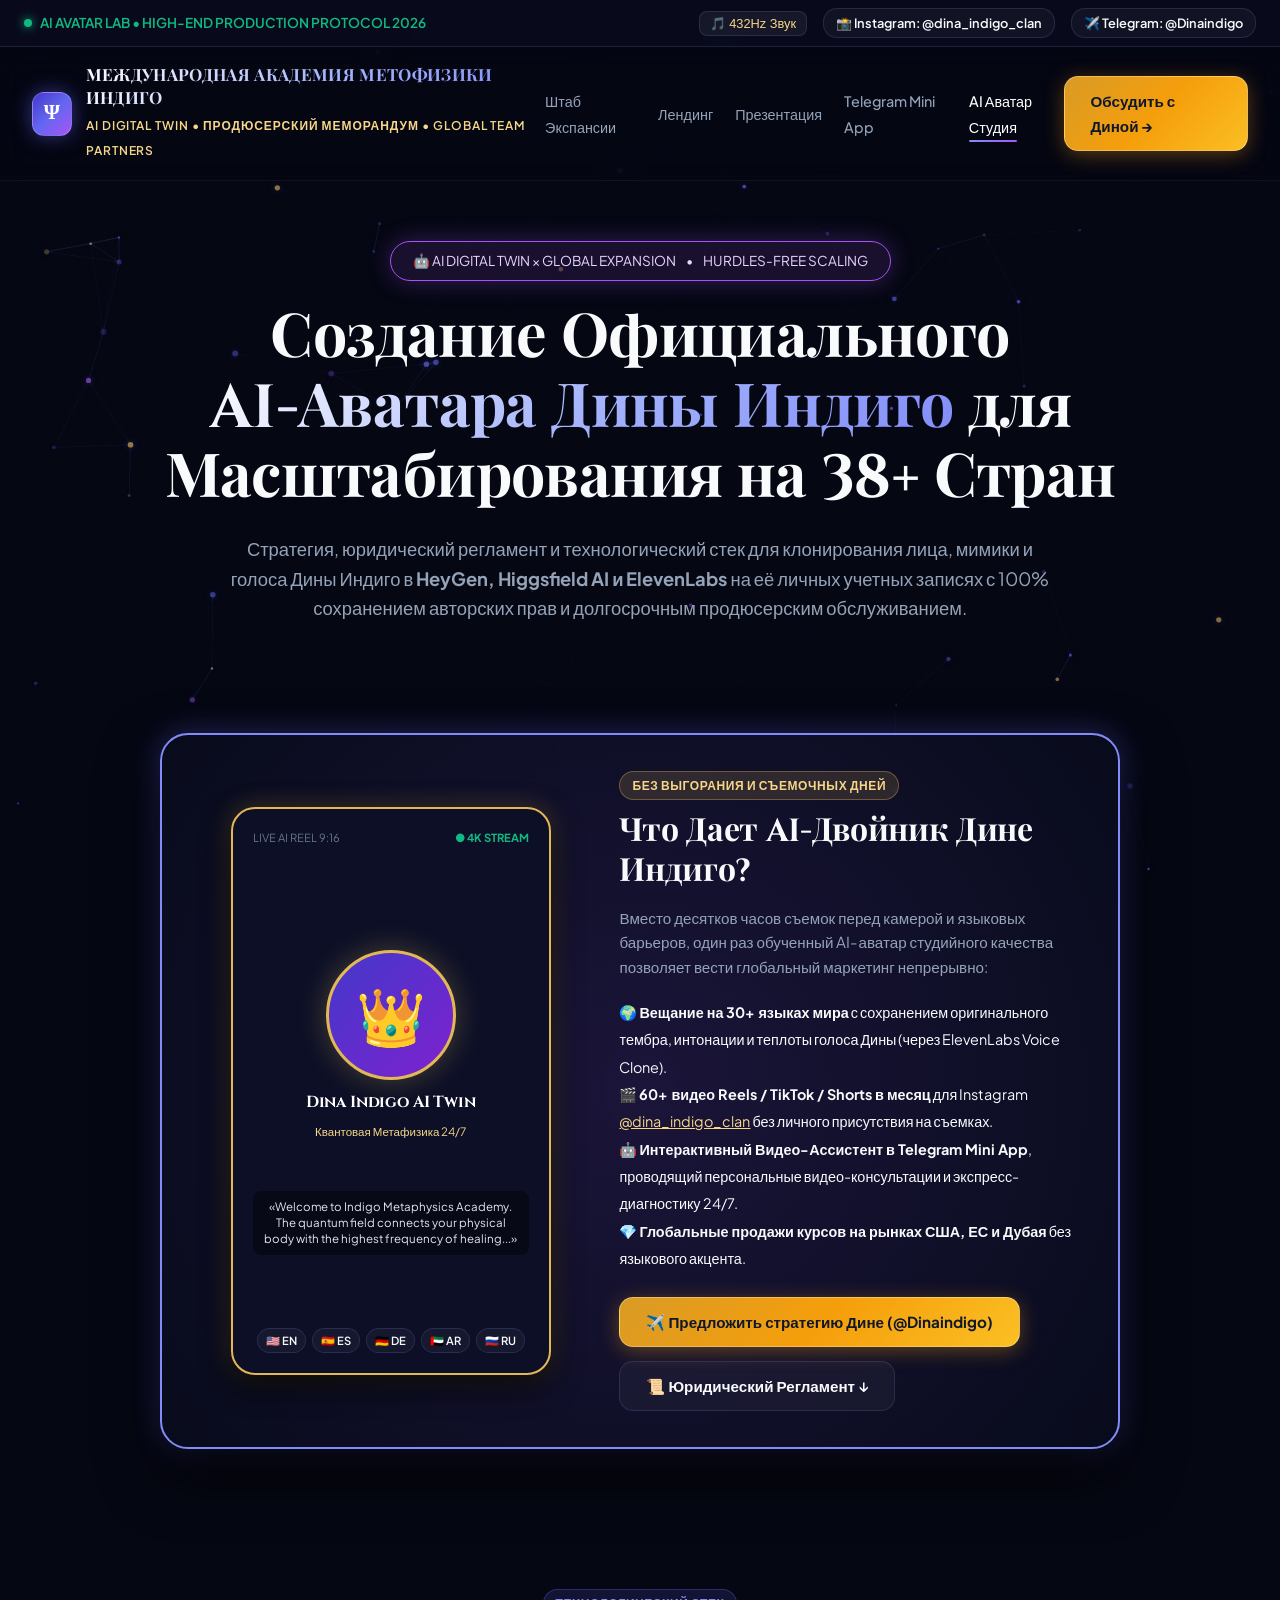
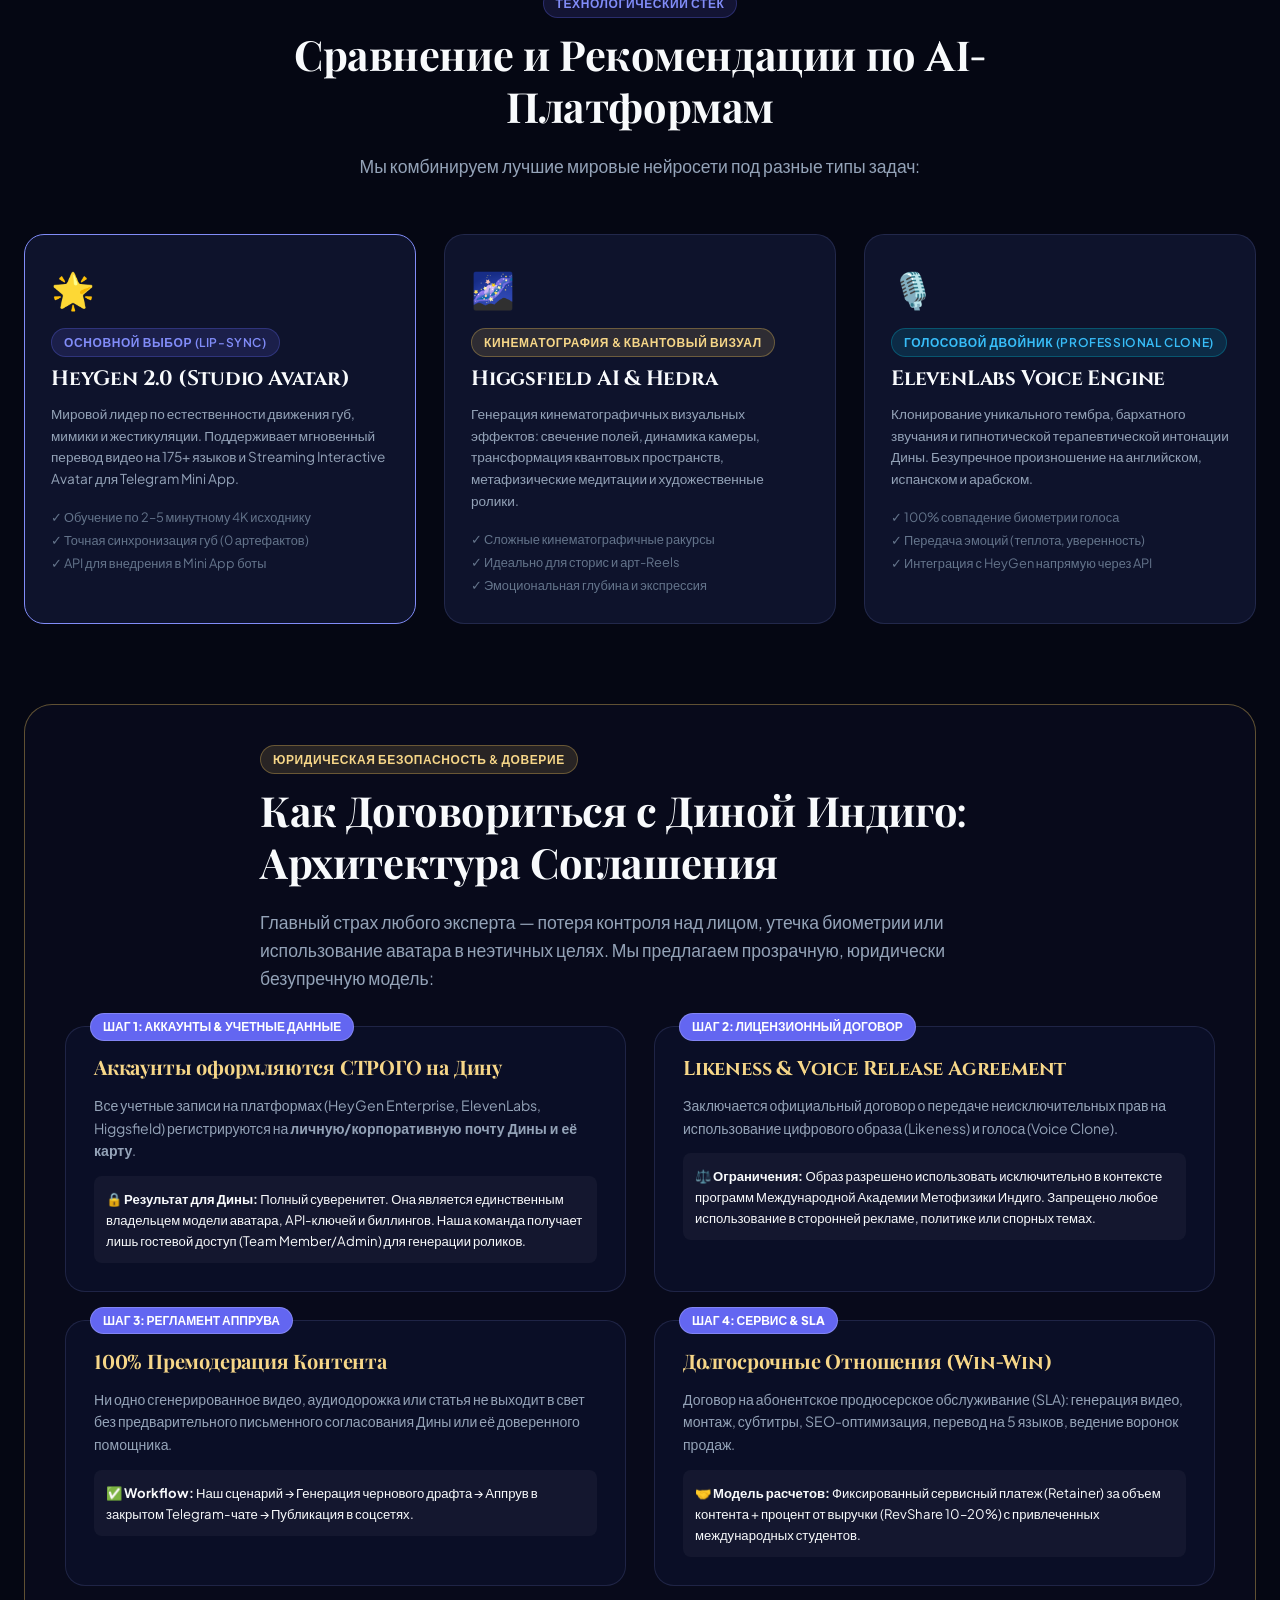
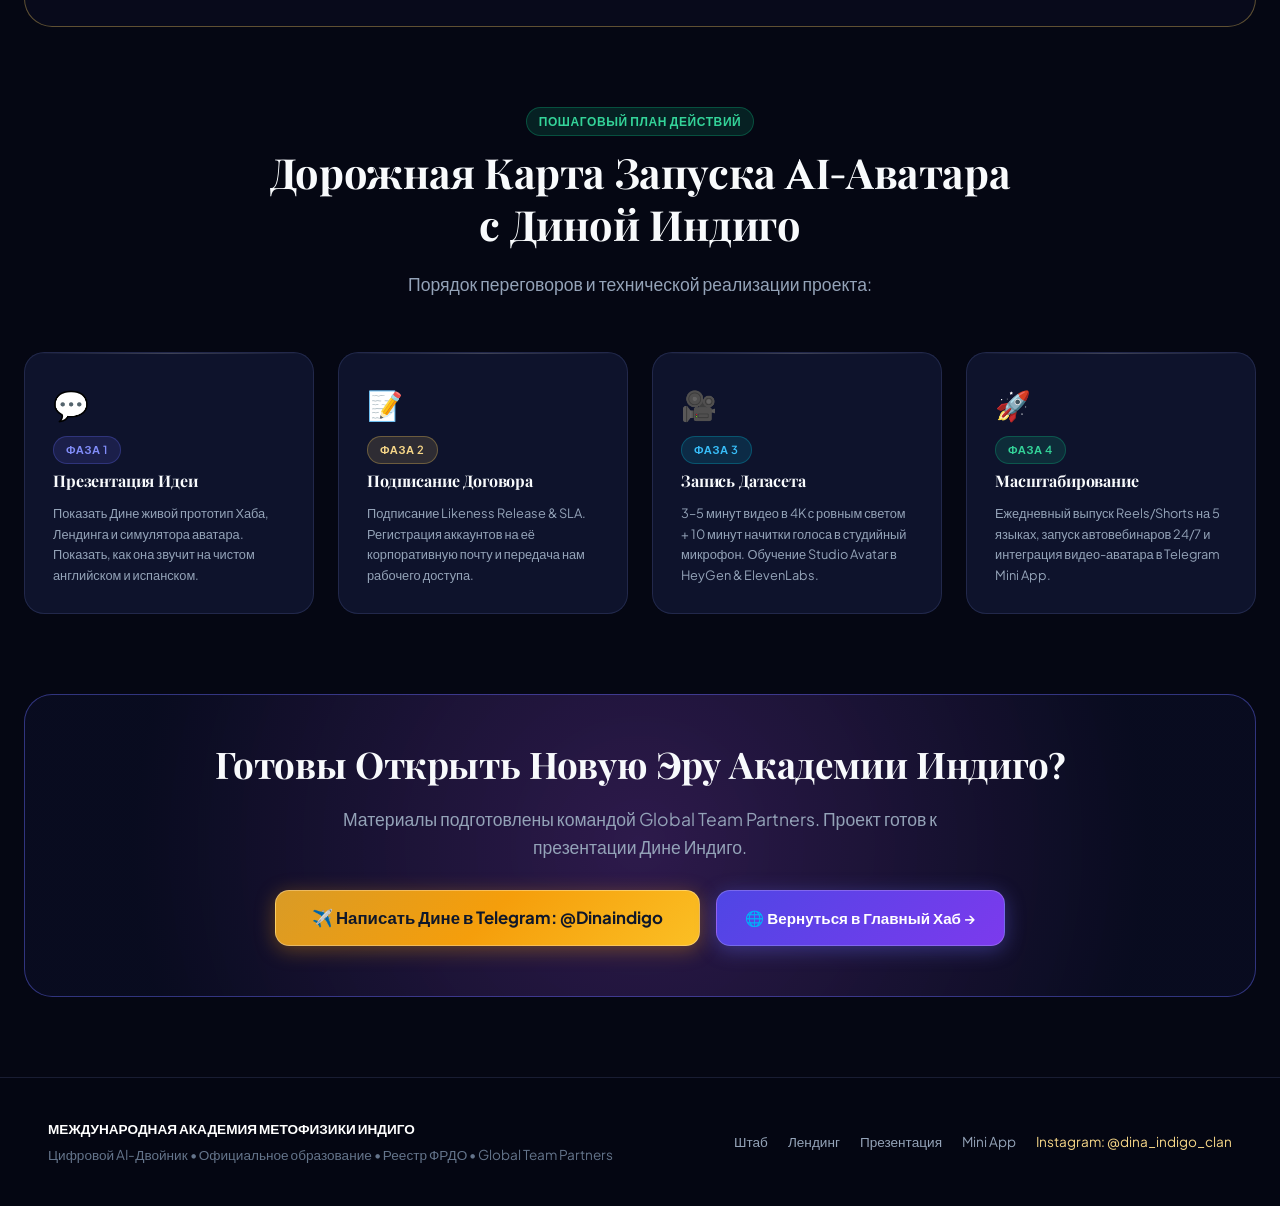
<file: avatar-studio.html>
<!DOCTYPE html>
<html lang="ru">
<head>
  <meta charset="UTF-8">
  <meta name="viewport" content="width=device-width, initial-scale=1.0">
  <title>AI Аватар & Цифровой Двойник Дины Индиго | Стратегия Экспансии & Юридический Меморандум</title>

  <!-- Google Fonts -->
  <link rel="preconnect" href="https://fonts.googleapis.com">
  <link rel="preconnect" href="https://fonts.gstatic.com" crossorigin>
  <link href="https://fonts.googleapis.com/css2?family=Cinzel:wght@600;700;800;900&family=Playfair+Display:ital,wght@0,600;0,700;1,400&family=Plus+Jakarta+Sans:wght@300;400;500;600;700;800&family=JetBrains+Mono:wght@400;500&display=swap" rel="stylesheet">

  <link rel="stylesheet" href="assets/css/theme.css">

  <style>
    .avatar-hero {
      padding: 60px 0 40px;
      text-align: center;
      position: relative;
    }

    .avatar-pill {
      display: inline-flex;
      align-items: center;
      gap: 10px;
      background: rgba(168, 85, 247, 0.12);
      border: 1px solid var(--violet-cosmic);
      padding: 8px 22px;
      border-radius: var(--radius-full);
      font-size: 0.85rem;
      color: #E9D5FF;
      margin-bottom: 24px;
      box-shadow: 0 0 25px var(--violet-glow);
    }

    /* Simulation Video Player Box */
    .avatar-preview-box {
      background: radial-gradient(circle at center, rgba(28, 22, 60, 0.95) 0%, rgba(8, 11, 28, 0.98) 100%);
      border: 2px solid var(--indigo-light);
      border-radius: var(--radius-xl);
      padding: 36px;
      box-shadow: 0 25px 60px rgba(0, 0, 0, 0.8), var(--shadow-glow);
      margin: 40px auto 60px;
      max-width: 960px;
      display: grid;
      grid-template-columns: 1fr 1.2fr;
      gap: 36px;
      align-items: center;
    }

    @media (max-width: 850px) {
      .avatar-preview-box { grid-template-columns: 1fr; }
    }

    .avatar-video-mockup {
      width: 100%;
      aspect-ratio: 9 / 16;
      max-width: 320px;
      margin: 0 auto;
      background: #0C0F26;
      border: 2px solid var(--gold-starlight);
      border-radius: 24px;
      overflow: hidden;
      position: relative;
      display: flex;
      flex-direction: column;
      justify-content: space-between;
      padding: 20px;
      box-shadow: 0 10px 30px rgba(0, 0, 0, 0.9), 0 0 25px var(--gold-glow);
    }

    .avatar-face-circle {
      width: 130px;
      height: 130px;
      border-radius: 50%;
      background: linear-gradient(135deg, #4338CA, #7E22CE);
      margin: 30px auto 10px;
      display: flex;
      align-items: center;
      justify-content: center;
      font-size: 3.5rem;
      border: 3px solid var(--gold-starlight);
      box-shadow: 0 0 30px var(--gold-glow);
      position: relative;
    }

    .audio-wave-anim {
      display: flex;
      justify-content: center;
      gap: 4px;
      height: 24px;
      align-items: center;
      margin: 12px 0;
    }

    .wave-bar {
      width: 4px;
      background: var(--gold-starlight);
      border-radius: 2px;
      animation: wave 1.2s infinite ease-in-out;
    }

    .wave-bar:nth-child(2) { animation-delay: 0.2s; }
    .wave-bar:nth-child(3) { animation-delay: 0.4s; }
    .wave-bar:nth-child(4) { animation-delay: 0.6s; }
    .wave-bar:nth-child(5) { animation-delay: 0.8s; }

    @keyframes wave {
      0%, 100% { height: 6px; }
      50% { height: 22px; }
    }

    /* Platform Table */
    .platform-card {
      background: var(--bg-card);
      border: 1px solid var(--border-glass);
      border-radius: var(--radius-lg);
      padding: 26px;
      transition: var(--transition);
    }

    .platform-card:hover {
      border-color: var(--indigo-light);
      transform: translateY(-4px);
      box-shadow: var(--shadow-card);
    }

    /* Legal Protocol Cards */
    .legal-step-card {
      background: rgba(14, 18, 44, 0.7);
      border: 1px solid var(--border-glass);
      border-radius: var(--radius-lg);
      padding: 28px;
      position: relative;
    }

    .legal-step-card::before {
      content: attr(data-step);
      position: absolute;
      top: -14px;
      left: 24px;
      background: var(--indigo-primary);
      color: #FFF;
      font-size: 0.75rem;
      font-weight: 800;
      padding: 3px 12px;
      border-radius: var(--radius-full);
      border: 1px solid rgba(255, 255, 255, 0.2);
    }
  </style>
</head>
<body>

  <!-- Background Quantum Canvas -->
  <canvas id="quantum-canvas"></canvas>

  <div class="content-wrapper">

    <!-- Top Status Bar -->
    <header class="top-status-bar">
      <div class="status-indicator">
        <span class="pulse-dot"></span>
        <span>AI AVATAR LAB &bull; HIGH-END PRODUCTION PROTOCOL 2026</span>
      </div>
      <div class="top-controls">
        <button class="sound-toggle-btn" onclick="indigoAudio.toggleAmbient(this)">🎵 432Hz Звук</button>
        <a href="https://www.instagram.com/dina_indigo_clan" target="_blank" class="btn btn-outline" style="padding: 4px 12px; font-size: 0.8rem;">
          📸 Instagram: @dina_indigo_clan
        </a>
        <a href="https://t.me/Dinaindigo" target="_blank" class="btn btn-outline" style="padding: 4px 12px; font-size: 0.8rem;">
          ✈️ Telegram: @Dinaindigo
        </a>
      </div>
    </header>

    <!-- Master Header Nav -->
    <nav class="master-header">
      <a href="index.html" class="brand-badge">
        <div class="brand-logo-icon">Ψ</div>
        <div class="brand-text">
          <h3 class="gradient-text-indigo">МЕЖДУНАРОДНАЯ АКАДЕМИЯ МЕТОФИЗИКИ ИНДИГО</h3>
          <span>AI Digital Twin &bull; Продюсерский Меморандум &bull; Global Team Partners</span>
        </div>
      </a>
      <ul class="nav-links">
        <li><a href="index.html">Штаб Экспансии</a></li>
        <li><a href="landing.html">Лендинг</a></li>
        <li><a href="presentation.html">Презентация</a></li>
        <li><a href="miniapp.html">Telegram Mini App</a></li>
        <li><a href="avatar-studio.html" class="active">AI Аватар Студия</a></li>
      </ul>
      <div>
        <a href="https://t.me/Dinaindigo?text=Здравствуйте,%20Дина!%20Хотим%20обсудить%20запуск%20вашего%20AI-Аватара%20для%20международного%20рынка" target="_blank" class="btn btn-gold" onclick="indigoAudio.playChime(648)">
          Обсудить с Диной &rarr;
        </a>
      </div>
    </nav>

    <!-- Main Container -->
    <main class="container">

      <!-- Hero Section -->
      <section class="avatar-hero">
        <div class="avatar-pill">
          <span>🤖 AI DIGITAL TWIN &times; GLOBAL EXPANSION</span>
          <span>&bull;</span>
          <span>HURDLES-FREE SCALING</span>
        </div>
        <h1 style="font-size: clamp(2.4rem, 4.8vw, 3.8rem); line-height: 1.15; max-width: 980px; margin: 0 auto 20px;">
          Создание Официального <br>
          <span class="gradient-text-indigo">AI-Аватара Дины Индиго</span> для Масштабирования на 38+ Стран
        </h1>
        <p style="font-size: 1.15rem; color: var(--text-muted); max-width: 820px; margin: 0 auto 30px; line-height: 1.6;">
          Стратегия, юридический регламент и технологический стек для клонирования лица, мимики и голоса Дины Индиго в <strong>HeyGen, Higgsfield AI и ElevenLabs</strong> на её личных учетных записях с 100% сохранением авторских прав и долгосрочным продюсерским обслуживанием.
        </p>
      </section>

      <!-- Live Interactive Simulation Box -->
      <section class="avatar-preview-box">
        <!-- Phone Vertical Reel Mockup -->
        <div class="avatar-video-mockup">
          <div style="display: flex; justify-content: space-between; align-items: center; font-size: 0.7rem; color: var(--text-dim);">
            <span>LIVE AI REEL 9:16</span>
            <span style="color: var(--emerald-success); font-weight: 700;">● 4K STREAM</span>
          </div>

          <div>
            <div class="avatar-face-circle">👑</div>
            <div style="text-align: center;">
              <h4 style="font-size: 1rem; color: #FFF; margin-bottom: 2px;">Dina Indigo AI Twin</h4>
              <span style="font-size: 0.72rem; color: var(--gold-light);">Квантовая Метафизика 24/7</span>
            </div>

            <div class="audio-wave-anim">
              <div class="wave-bar"></div>
              <div class="wave-bar"></div>
              <div class="wave-bar"></div>
              <div class="wave-bar"></div>
              <div class="wave-bar"></div>
            </div>

            <div style="background: rgba(0,0,0,0.4); border-radius: 8px; padding: 8px; font-size: 0.72rem; line-height: 1.4; color: #E2E8F0; text-align: center;" id="avatarSubtitles">
              «Welcome to Indigo Metaphysics Academy. The quantum field connects your physical body with the highest frequency of healing...»
            </div>
          </div>

          <div style="display: flex; gap: 6px; justify-content: center;">
            <button onclick="setLangAudio('en')" class="btn btn-outline" style="padding: 4px 8px; font-size: 0.7rem;">🇺🇸 EN</button>
            <button onclick="setLangAudio('es')" class="btn btn-outline" style="padding: 4px 8px; font-size: 0.7rem;">🇪🇸 ES</button>
            <button onclick="setLangAudio('de')" class="btn btn-outline" style="padding: 4px 8px; font-size: 0.7rem;">🇩🇪 DE</button>
            <button onclick="setLangAudio('ar')" class="btn btn-outline" style="padding: 4px 8px; font-size: 0.7rem;">🇦🇪 AR</button>
            <button onclick="setLangAudio('ru')" class="btn btn-outline" style="padding: 4px 8px; font-size: 0.7rem;">🇷🇺 RU</button>
          </div>
        </div>

        <!-- Description & Capabilities -->
        <div>
          <div class="badge badge-gold" style="margin-bottom: 12px;">БЕЗ ВЫГОРАНИЯ И СЪЕМОЧНЫХ ДНЕЙ</div>
          <h2 style="font-size: 2rem; margin-bottom: 14px;">Что Дает AI-Двойник Дине Индиго?</h2>
          <p style="font-size: 0.95rem; line-height: 1.6; color: var(--text-muted); margin-bottom: 20px;">
            Вместо десятков часов съемок перед камерой и языковых барьеров, один раз обученный AI-аватар студийного качества позволяет вести глобальный маркетинг непрерывно:
          </p>

          <ul style="list-style: none; font-size: 0.9rem; line-height: 1.9; color: var(--text-main); margin-bottom: 24px;">
            <li>🌍 <strong>Вещание на 30+ языках мира</strong> с сохранением оригинального тембра, интонации и теплоты голоса Дины (через ElevenLabs Voice Clone).</li>
            <li>🎬 <strong>60+ видео Reels / TikTok / Shorts в месяц</strong> для Instagram <a href="https://www.instagram.com/dina_indigo_clan" target="_blank" style="color: var(--gold-light);">@dina_indigo_clan</a> без личного присутствия на съемках.</li>
            <li>🤖 <strong>Интерактивный Видео-Ассистент в Telegram Mini App</strong>, проводящий персональные видео-консультации и экспресс-диагностику 24/7.</li>
            <li>💎 <strong>Глобальные продажи курсов на рынках США, ЕС и Дубая</strong> без языкового акцента.</li>
          </ul>

          <div style="display: flex; gap: 14px; flex-wrap: wrap;">
            <a href="https://t.me/Dinaindigo" target="_blank" class="btn btn-gold" onclick="indigoAudio.playChime(528)">
              ✈️ Предложить стратегию Дине (@Dinaindigo)
            </a>
            <a href="#legal" class="btn btn-outline">
              📜 Юридический Регламент &darr;
            </a>
          </div>
        </div>
      </section>

      <!-- Platform Comparison: HeyGen vs Higgsfield vs ElevenLabs -->
      <section class="section-padding">
        <div class="section-header">
          <div class="badge badge-indigo">ТЕХНОЛОГИЧЕСКИЙ СТЕК</div>
          <h2>Сравнение и Рекомендации по AI-Платформам</h2>
          <p>Мы комбинируем лучшие мировые нейросети под разные типы задач:</p>
        </div>

        <div class="grid-3">
          <!-- HeyGen -->
          <div class="platform-card" style="border-color: var(--indigo-light);">
            <div style="font-size: 2.2rem; margin-bottom: 10px;">🌟</div>
            <div class="badge badge-indigo" style="margin-bottom: 8px;">ОСНОВНОЙ ВЫБОР (LIP-SYNC)</div>
            <h3 style="font-size: 1.3rem; margin-bottom: 10px;">HeyGen 2.0 (Studio Avatar)</h3>
            <p style="font-size: 0.85rem; color: var(--text-muted); line-height: 1.6; margin-bottom: 16px;">
              Мировой лидер по естественности движения губ, мимики и жестикуляции. Поддерживает мгновенный перевод видео на 175+ языков и Streaming Interactive Avatar для Telegram Mini App.
            </p>
            <ul style="list-style: none; font-size: 0.8rem; color: var(--text-dim); line-height: 1.8;">
              <li>✓ Обучение по 2–5 минутному 4K исходнику</li>
              <li>✓ Точная синхронизация губ (0 артефактов)</li>
              <li>✓ API для внедрения в Mini App боты</li>
            </ul>
          </div>

          <!-- Higgsfield AI -->
          <div class="platform-card">
            <div style="font-size: 2.2rem; margin-bottom: 10px;">🌌</div>
            <div class="badge badge-gold" style="margin-bottom: 8px;">КИНЕМАТОГРАФИЯ & КВАНТОВЫЙ ВИЗУАЛ</div>
            <h3 style="font-size: 1.3rem; margin-bottom: 10px;">Higgsfield AI & Hedra</h3>
            <p style="font-size: 0.85rem; color: var(--text-muted); line-height: 1.6; margin-bottom: 16px;">
              Генерация кинематографичных визуальных эффектов: свечение полей, динамика камеры, трансформация квантовых пространств, метафизические медитации и художественные ролики.
            </p>
            <ul style="list-style: none; font-size: 0.8rem; color: var(--text-dim); line-height: 1.8;">
              <li>✓ Сложные кинематографичные ракурсы</li>
              <li>✓ Идеально для сторис и арт-Reels</li>
              <li>✓ Эмоциональная глубина и экспрессия</li>
            </ul>
          </div>

          <!-- ElevenLabs -->
          <div class="platform-card">
            <div style="font-size: 2.2rem; margin-bottom: 10px;">🎙️</div>
            <div class="badge badge-cyan" style="margin-bottom: 8px;">ГОЛОСОВОЙ ДВОЙНИК (PROFESSIONAL CLONE)</div>
            <h3 style="font-size: 1.3rem; margin-bottom: 10px;">ElevenLabs Voice Engine</h3>
            <p style="font-size: 0.85rem; color: var(--text-muted); line-height: 1.6; margin-bottom: 16px;">
              Клонирование уникального тембра, бархатного звучания и гипнотической терапевтической интонации Дины. Безупречное произношение на английском, испанском и арабском.
            </p>
            <ul style="list-style: none; font-size: 0.8rem; color: var(--text-dim); line-height: 1.8;">
              <li>✓ 100% совпадение биометрии голоса</li>
              <li>✓ Передача эмоций (теплота, уверенность)</li>
              <li>✓ Интеграция с HeyGen напрямую через API</li>
            </ul>
          </div>
        </div>
      </section>

      <!-- Legal Protection & Contract Architecture (THE CORE ANSWER) -->
      <section id="legal" class="section-padding" style="background: rgba(10, 14, 34, 0.6); border-radius: var(--radius-xl); border: 1px solid var(--border-gold); padding: 40px;">
        <div class="section-header" style="text-align: left; margin-bottom: 34px;">
          <div class="badge badge-gold">ЮРИДИЧЕСКАЯ БЕЗОПАСНОСТЬ &amp; ДОВЕРИЕ</div>
          <h2>Как Договориться с Диной Индиго: Архитектура Соглашения</h2>
          <p>
            Главный страх любого эксперта — потеря контроля над лицом, утечка биометрии или использование аватара в неэтичных целях. Мы предлагаем прозрачную, юридически безупречную модель:
          </p>
        </div>

        <div class="grid-2" style="gap: 28px;">
          <!-- Pillar 1 -->
          <div class="legal-step-card" data-step="ШАГ 1: АККАУНТЫ & УЧЕТНЫЕ ДАННЫЕ">
            <h3 style="font-size: 1.25rem; color: var(--gold-light); margin-bottom: 12px;">Аккаунты оформляются СТРОГО на Дину</h3>
            <p style="font-size: 0.88rem; line-height: 1.6; color: var(--text-muted); margin-bottom: 14px;">
              Все учетные записи на платформах (HeyGen Enterprise, ElevenLabs, Higgsfield) регистрируются на <strong>личную/корпоративную почту Дины и её карту</strong>.
            </p>
            <div style="background: rgba(255,255,255,0.04); border-radius: 8px; padding: 12px; font-size: 0.82rem; line-height: 1.6;">
              🔒 <strong>Результат для Дины:</strong> Полный суверенитет. Она является единственным владельцем модели аватара, API-ключей и биллингов. Наша команда получает лишь гостевой доступ (Team Member/Admin) для генерации роликов.
            </div>
          </div>

          <!-- Pillar 2 -->
          <div class="legal-step-card" data-step="ШАГ 2: ЛИЦЕНЗИОННЫЙ ДОГОВОР">
            <h3 style="font-size: 1.25rem; color: var(--gold-light); margin-bottom: 12px;">Likeness &amp; Voice Release Agreement</h3>
            <p style="font-size: 0.88rem; line-height: 1.6; color: var(--text-muted); margin-bottom: 14px;">
              Заключается официальный договор о передаче неисключительных прав на использование цифрового образа (Likeness) и голоса (Voice Clone).
            </p>
            <div style="background: rgba(255,255,255,0.04); border-radius: 8px; padding: 12px; font-size: 0.82rem; line-height: 1.6;">
              ⚖️ <strong>Ограничения:</strong> Образ разрешено использовать исключительно в контексте программ Международной Академии Метофизики Индиго. Запрещено любое использование в сторонней рекламе, политике или спорных темах.
            </div>
          </div>

          <!-- Pillar 3 -->
          <div class="legal-step-card" data-step="ШАГ 3: РЕГЛАМЕНТ АППРУВА">
            <h3 style="font-size: 1.25rem; color: var(--gold-light); margin-bottom: 12px;">100% Премодерация Контента</h3>
            <p style="font-size: 0.88rem; line-height: 1.6; color: var(--text-muted); margin-bottom: 14px;">
              Ни одно сгенерированное видео, аудиодорожка или статья не выходит в свет без предварительного письменного согласования Дины или её доверенного помощника.
            </p>
            <div style="background: rgba(255,255,255,0.04); border-radius: 8px; padding: 12px; font-size: 0.82rem; line-height: 1.6;">
              ✅ <strong>Workflow:</strong> Наш сценарий &rarr; Генерация чернового драфта &rarr; Аппрув в закрытом Telegram-чате &rarr; Публикация в соцсетях.
            </div>
          </div>

          <!-- Pillar 4 -->
          <div class="legal-step-card" data-step="ШАГ 4: СЕРВИС & SLA">
            <h3 style="font-size: 1.25rem; color: var(--gold-light); margin-bottom: 12px;">Долгосрочные Отношения (Win-Win)</h3>
            <p style="font-size: 0.88rem; line-height: 1.6; color: var(--text-muted); margin-bottom: 14px;">
              Договор на абонентское продюсерское обслуживание (SLA): генерация видео, монтаж, субтитры, SEO-оптимизация, перевод на 5 языков, ведение воронок продаж.
            </p>
            <div style="background: rgba(255,255,255,0.04); border-radius: 8px; padding: 12px; font-size: 0.82rem; line-height: 1.6;">
              🤝 <strong>Модель расчетов:</strong> Фиксированный сервисный платеж (Retainer) за объем контента + процент от выручки (RevShare 10–20%) с привлеченных международных студентов.
            </div>
          </div>
        </div>
      </section>

      <!-- Action Plan / Roadmap for Our Team -->
      <section class="section-padding">
        <div class="section-header">
          <div class="badge badge-emerald">ПОШАГОВЫЙ ПЛАН ДЕЙСТВИЙ</div>
          <h2>Дорожная Карта Запуска AI-Аватара с Диной Индиго</h2>
          <p>Порядок переговоров и технической реализации проекта:</p>
        </div>

        <div class="grid-4">
          <div class="glass-card">
            <div style="font-size: 1.8rem; margin-bottom: 8px;">💬</div>
            <div class="badge badge-indigo" style="font-size: 0.7rem; margin-bottom: 6px;">ФАЗА 1</div>
            <h4 style="margin-bottom: 8px;">Презентация Идеи</h4>
            <p style="font-size: 0.8rem; color: var(--text-muted);">
              Показать Дине живой прототип Хаба, Лендинга и симулятора аватара. Показать, как она звучит на чистом английском и испанском.
            </p>
          </div>

          <div class="glass-card">
            <div style="font-size: 1.8rem; margin-bottom: 8px;">📝</div>
            <div class="badge badge-gold" style="font-size: 0.7rem; margin-bottom: 6px;">ФАЗА 2</div>
            <h4 style="margin-bottom: 8px;">Подписание Договора</h4>
            <p style="font-size: 0.8rem; color: var(--text-muted);">
              Подписание Likeness Release &amp; SLA. Регистрация аккаунтов на её корпоративную почту и передача нам рабочего доступа.
            </p>
          </div>

          <div class="glass-card">
            <div style="font-size: 1.8rem; margin-bottom: 8px;">🎥</div>
            <div class="badge badge-cyan" style="font-size: 0.7rem; margin-bottom: 6px;">ФАЗА 3</div>
            <h4 style="margin-bottom: 8px;">Запись Датасета</h4>
            <p style="font-size: 0.8rem; color: var(--text-muted);">
              3–5 минут видео в 4K с ровным светом + 10 минут начитки голоса в студийный микрофон. Обучение Studio Avatar в HeyGen &amp; ElevenLabs.
            </p>
          </div>

          <div class="glass-card">
            <div style="font-size: 1.8rem; margin-bottom: 8px;">🚀</div>
            <div class="badge badge-emerald" style="font-size: 0.7rem; margin-bottom: 6px;">ФАЗА 4</div>
            <h4 style="margin-bottom: 8px;">Масштабирование</h4>
            <p style="font-size: 0.8rem; color: var(--text-muted);">
              Ежедневный выпуск Reels/Shorts на 5 языках, запуск автовебинаров 24/7 и интеграция видео-аватара в Telegram Mini App.
            </p>
          </div>
        </div>
      </section>

      <!-- Final CTA -->
      <section style="background: radial-gradient(circle at center, rgba(168, 85, 247, 0.25) 0%, rgba(9, 12, 32, 0.95) 80%); border: 1px solid var(--border-glow); border-radius: var(--radius-xl); padding: 50px 30px; text-align: center; margin-bottom: 80px;">
        <h2 style="font-size: 2.3rem; margin-bottom: 14px;">Готовы Открыть Новую Эру Академии Индиго?</h2>
        <p style="max-width: 680px; margin: 0 auto 28px; font-size: 1.1rem; color: var(--text-muted);">
          Материалы подготовлены командой Global Team Partners. Проект готов к презентации Дине Индиго.
        </p>
        <div style="display: flex; justify-content: center; gap: 16px; flex-wrap: wrap;">
          <a href="https://t.me/Dinaindigo?text=Здравствуйте,%20Дина!%20Мы%20подготовили%20полную%20экосистему%20Хаба%20и%20стратегию%20запуска%20вашего%20международного%20AI-Аватара." target="_blank" class="btn btn-gold" style="padding: 14px 36px; font-size: 1.05rem;" onclick="indigoAudio.playChime(648)">
            ✈️ Написать Дине в Telegram: @Dinaindigo
          </a>
          <a href="index.html" class="btn btn-primary" style="padding: 14px 28px;">
            🌐 Вернуться в Главный Хаб &rarr;
          </a>
        </div>
      </section>

    </main>

    <!-- Master Footer -->
    <footer style="background: rgba(5, 7, 18, 0.95); border-top: 1px solid var(--border-glass); padding: 40px 24px; font-size: 0.85rem; color: var(--text-dim);">
      <div class="container" style="display: flex; justify-content: space-between; align-items: center; flex-wrap: wrap; gap: 20px;">
        <div>
          <div style="font-weight: 700; color: #FFF; margin-bottom: 4px;">МЕЖДУНАРОДНАЯ АКАДЕМИЯ МЕТОФИЗИКИ ИНДИГО</div>
          <div>Цифровой AI-Двойник &bull; Официальное образование &bull; Реестр ФРДО &bull; Global Team Partners</div>
        </div>
        <div style="display: flex; gap: 20px;">
          <a href="index.html" style="color: var(--text-muted); text-decoration: none;">Штаб</a>
          <a href="landing.html" style="color: var(--text-muted); text-decoration: none;">Лендинг</a>
          <a href="presentation.html" style="color: var(--text-muted); text-decoration: none;">Презентация</a>
          <a href="miniapp.html" style="color: var(--text-muted); text-decoration: none;">Mini App</a>
          <a href="https://www.instagram.com/dina_indigo_clan" target="_blank" style="color: var(--gold-light); text-decoration: none;">Instagram: @dina_indigo_clan</a>
        </div>
      </div>
    </footer>

  </div>

  <!-- Scripts -->
  <script src="assets/js/quantum-canvas.js"></script>
  <script src="assets/js/audio-synth.js"></script>

  <script>
    const subSamples = {
      en: '«Welcome to Indigo Metaphysics Academy. The quantum field connects your physical body with the highest frequency of healing...»',
      es: '«Bienvenidos a la Academia Internacional de Metafísica Indigo. El campo cuántico transforma tu salud y prosperidad...»',
      de: '«Willkommen an der Internationalen Indigo-Akademie für Metaphysik. Quantenpsychologie für Heilung und Bewusstsein...»',
      ar: '«أهلاً بكم في أكاديمية إنديجو للميتافيزياء. الحقل الكمي للشفاء والوعي الروحي...»',
      ru: '«Добро пожаловать в Международную Академию Метофизики Индиго. Квантовое поле исцеляет глубинные психосоматические блоки...»'
    };

    function setLangAudio(lang) {
      document.getElementById('avatarSubtitles').innerText = subSamples[lang] || subSamples['en'];
      if (window.indigoAudio) {
        indigoAudio.playChime(lang === 'en' ? 528 : (lang === 'es' ? 432 : 648));
      }
    }
  </script>
</body>
</html>
</file>
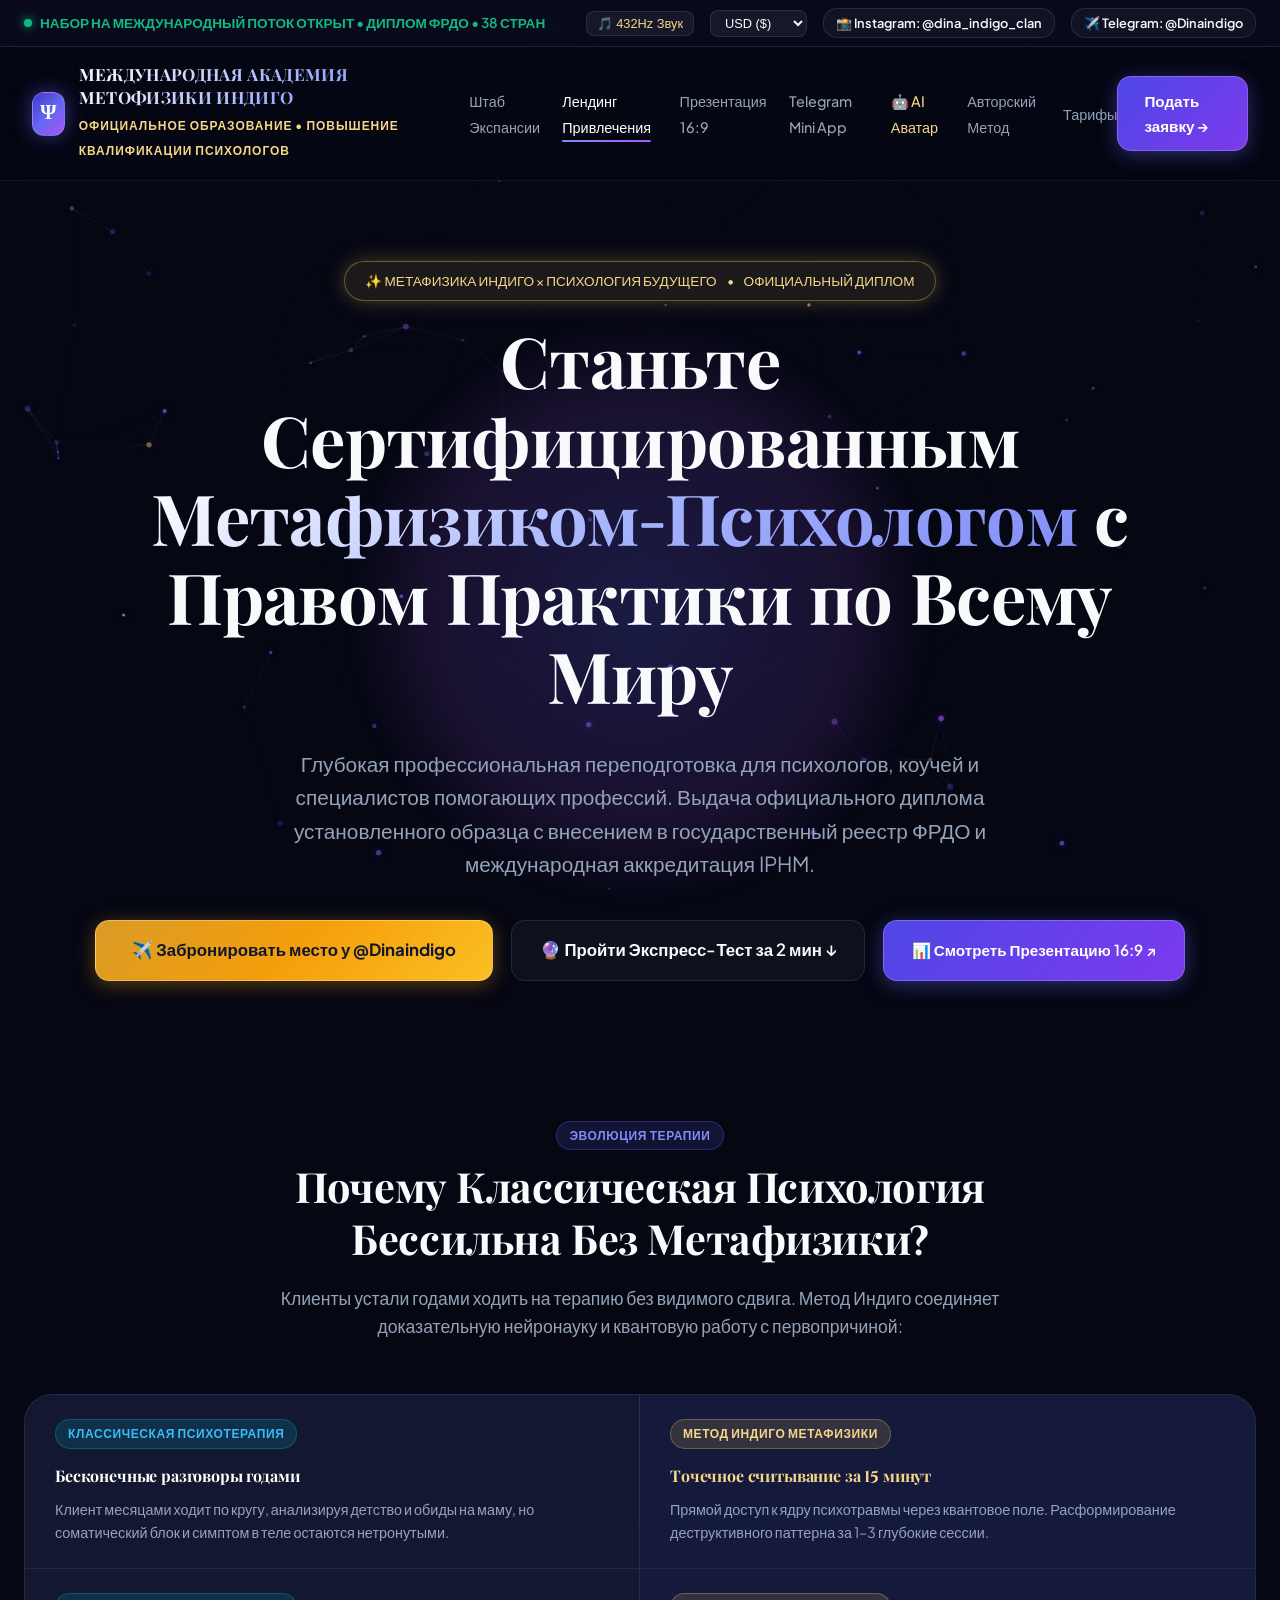
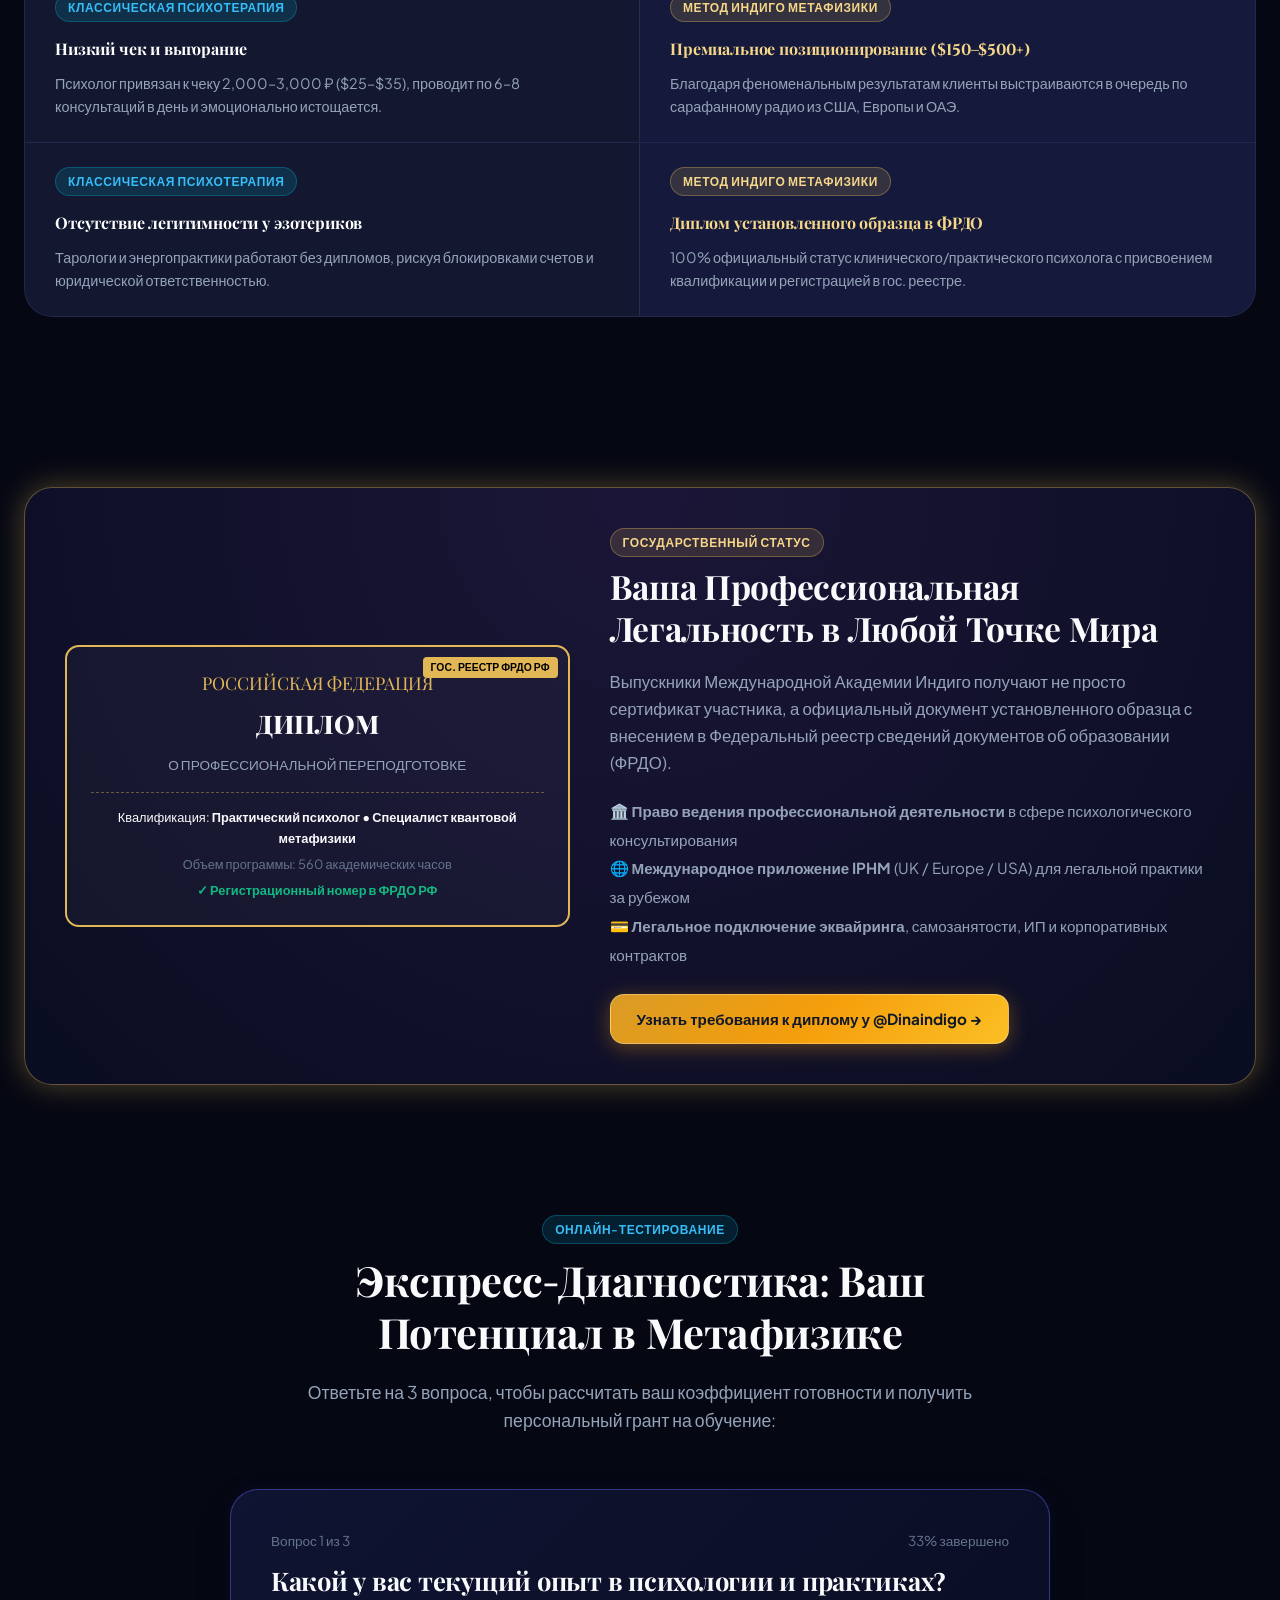
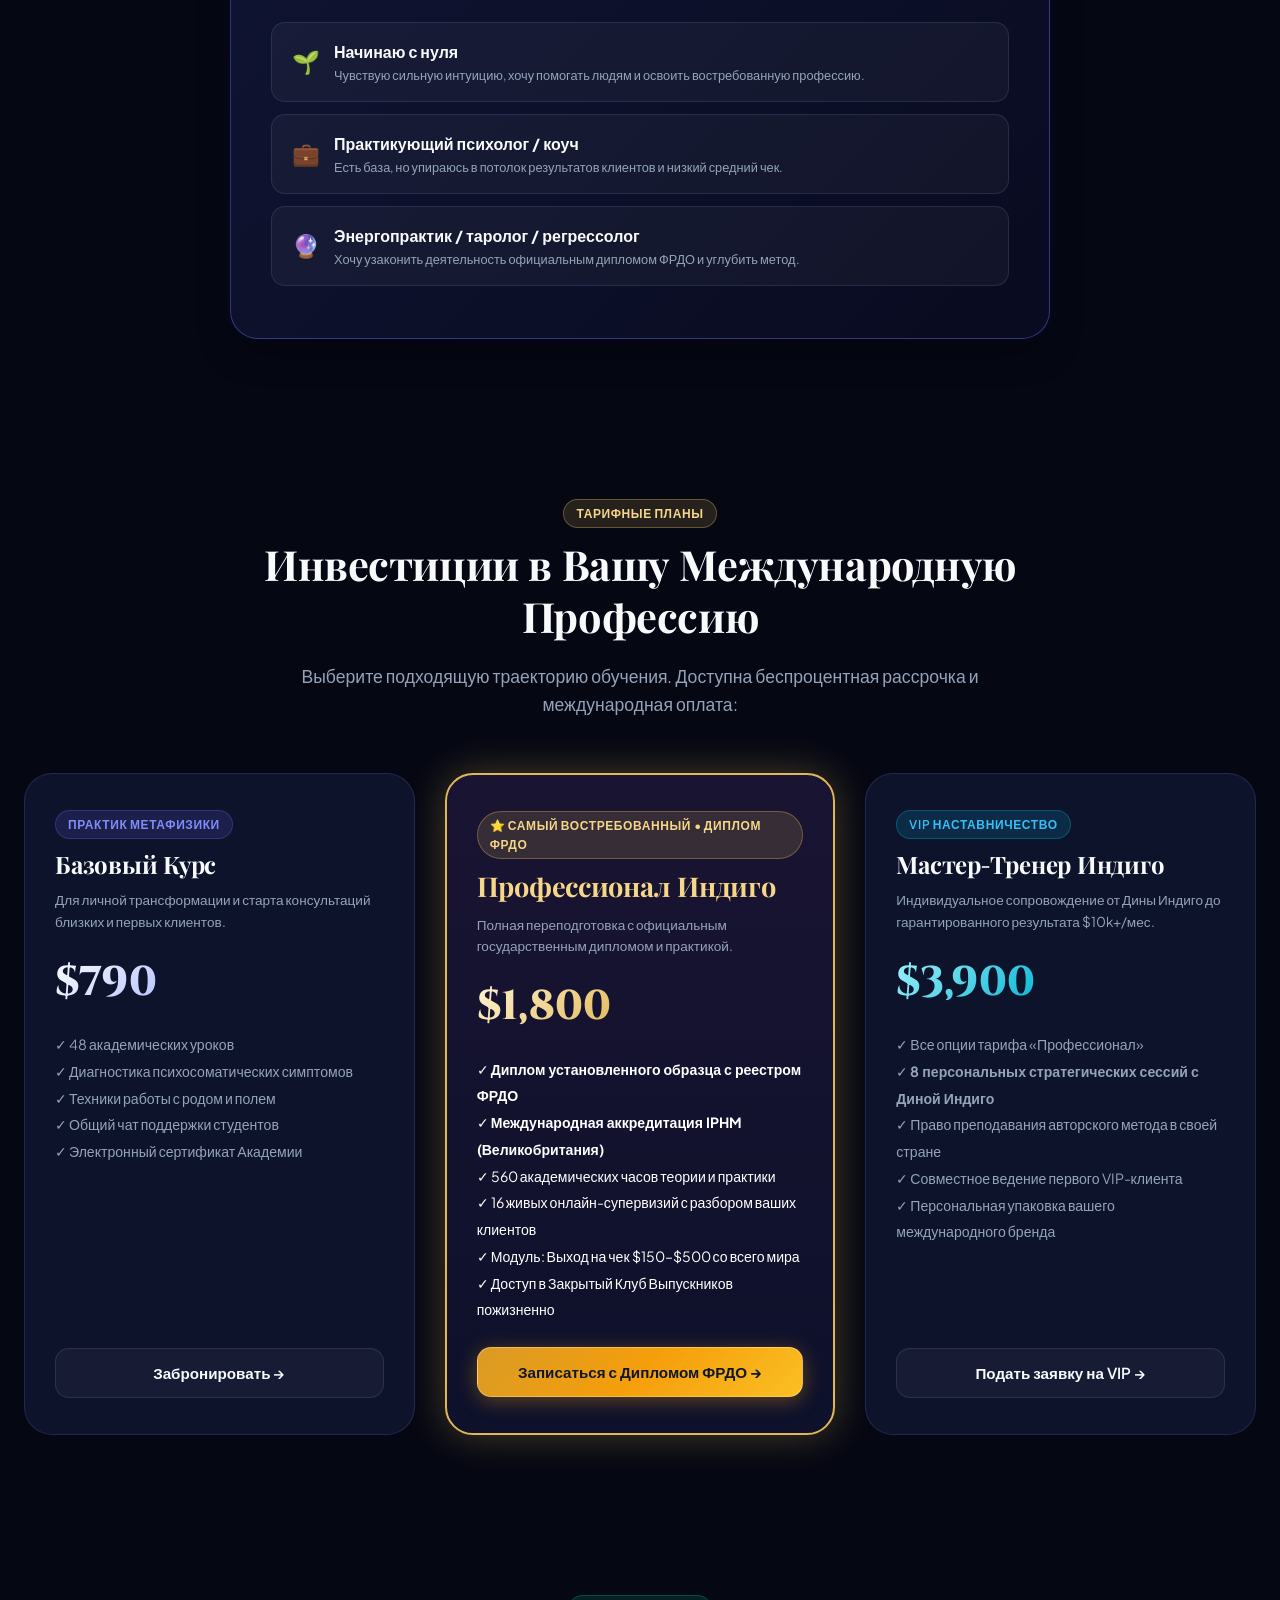
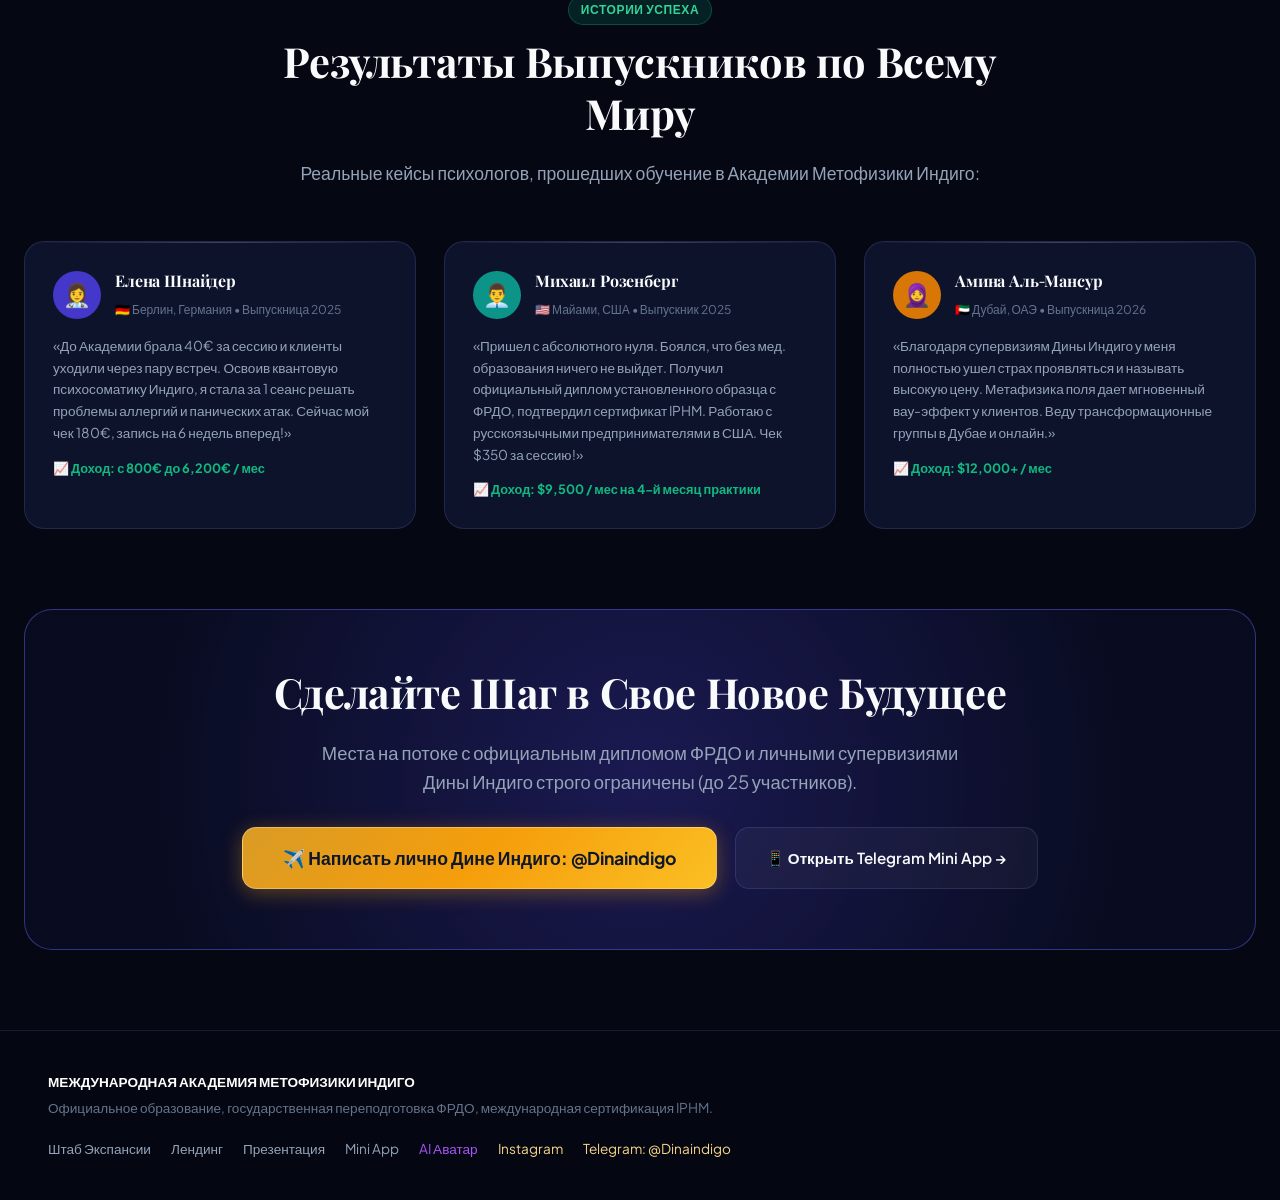
<file: landing.html>
<!DOCTYPE html>
<html lang="ru">
<head>
  <meta charset="UTF-8">
  <meta name="viewport" content="width=device-width, initial-scale=1.0">
  <title>Международная Академия МЕТОФИЗИКИ ИНДИГО | Обучение &amp; Диплом Психолога</title>

  <!-- Google Fonts -->
  <link rel="preconnect" href="https://fonts.googleapis.com">
  <link rel="preconnect" href="https://fonts.gstatic.com" crossorigin>
  <link href="https://fonts.googleapis.com/css2?family=Cinzel:wght@600;700;800;900&family=Playfair+Display:ital,wght@0,600;0,700;1,400&family=Plus+Jakarta+Sans:wght@300;400;500;600;700;800&display=swap" rel="stylesheet">

  <link rel="stylesheet" href="assets/css/theme.css">

  <style>
    /* Landing-Specific Styles */
    .hero-cinematic {
      min-height: 85vh;
      display: flex;
      flex-direction: column;
      justify-content: center;
      align-items: center;
      text-align: center;
      padding: 80px 20px 60px;
      position: relative;
    }

    .hero-cinematic::before {
      content: '';
      position: absolute;
      width: 600px;
      height: 600px;
      background: radial-gradient(circle, rgba(99, 102, 241, 0.22) 0%, rgba(168, 85, 247, 0.12) 50%, transparent 70%);
      top: 50%;
      left: 50%;
      transform: translate(-50%, -50%);
      pointer-events: none;
      z-index: 0;
    }

    .cinematic-pill {
      display: inline-flex;
      align-items: center;
      gap: 10px;
      background: rgba(226, 184, 87, 0.1);
      border: 1px solid var(--border-gold);
      padding: 8px 20px;
      border-radius: var(--radius-full);
      font-size: 0.85rem;
      color: var(--gold-light);
      margin-bottom: 28px;
      box-shadow: 0 0 20px var(--gold-glow);
    }

    .hero-title {
      font-size: clamp(2.4rem, 5.5vw, 4.4rem);
      line-height: 1.12;
      max-width: 1000px;
      margin-bottom: 24px;
      position: relative;
      z-index: 1;
    }

    .hero-subtitle {
      font-size: clamp(1.05rem, 2vw, 1.3rem);
      color: var(--text-muted);
      max-width: 800px;
      margin-bottom: 40px;
      line-height: 1.6;
      position: relative;
      z-index: 1;
    }

    .hero-cta-group {
      display: flex;
      gap: 18px;
      flex-wrap: wrap;
      justify-content: center;
      position: relative;
      z-index: 1;
    }

    /* Comparison Table: Classic vs Indigo */
    .compare-container {
      background: var(--bg-card);
      border: 1px solid var(--border-glass);
      border-radius: var(--radius-xl);
      overflow: hidden;
      margin: 40px 0;
    }

    .compare-row {
      display: grid;
      grid-template-columns: 1fr 1fr;
      border-bottom: 1px solid var(--border-glass);
    }

    @media (max-width: 768px) {
      .compare-row { grid-template-columns: 1fr; }
    }

    .compare-cell {
      padding: 24px 30px;
    }

    .compare-cell.classic {
      background: rgba(255, 255, 255, 0.02);
      border-right: 1px solid var(--border-glass);
    }

    .compare-cell.indigo {
      background: rgba(99, 102, 241, 0.08);
      position: relative;
    }

    /* Pricing Cards */
    .pricing-grid {
      display: grid;
      grid-template-columns: repeat(3, 1fr);
      gap: 30px;
      margin-top: 40px;
    }

    @media (max-width: 1024px) {
      .pricing-grid { grid-template-columns: 1fr; }
    }

    .pricing-card {
      background: var(--bg-card);
      border: 1px solid var(--border-glass);
      border-radius: var(--radius-xl);
      padding: 36px 30px;
      display: flex;
      flex-direction: column;
      justify-content: space-between;
      transition: var(--transition);
      position: relative;
    }

    .pricing-card:hover {
      transform: translateY(-8px);
      box-shadow: var(--shadow-card);
      border-color: var(--indigo-light);
    }

    .pricing-card.featured {
      border: 2px solid var(--gold-starlight);
      box-shadow: 0 0 40px var(--gold-glow);
      background: linear-gradient(180deg, rgba(28, 22, 54, 0.9) 0%, rgba(14, 18, 44, 0.95) 100%);
    }

    .pricing-price {
      font-size: 2.6rem;
      font-weight: 800;
      font-family: var(--font-heading);
      margin: 16px 0;
      color: #FFF;
    }

    /* Quiz Container */
    .quiz-box {
      background: linear-gradient(135deg, rgba(16, 21, 52, 0.95) 0%, rgba(9, 12, 32, 0.95) 100%);
      border: 1px solid var(--border-glow);
      border-radius: var(--radius-xl);
      padding: 40px;
      max-width: 820px;
      margin: 0 auto;
      box-shadow: var(--shadow-card);
    }

    .quiz-option {
      background: rgba(255, 255, 255, 0.04);
      border: 1px solid var(--border-glass);
      border-radius: var(--radius-md);
      padding: 16px 20px;
      margin-bottom: 12px;
      cursor: pointer;
      display: flex;
      align-items: center;
      gap: 14px;
      transition: var(--transition);
    }

    .quiz-option:hover {
      background: rgba(99, 102, 241, 0.18);
      border-color: var(--indigo-light);
      transform: translateX(4px);
    }

    .quiz-option.selected {
      background: rgba(226, 184, 87, 0.2);
      border-color: var(--gold-starlight);
    }

    /* Diploma Showcase */
    .diploma-card {
      background: radial-gradient(circle at top, rgba(30, 24, 60, 0.9) 0%, rgba(10, 14, 34, 0.95) 100%);
      border: 1px solid var(--border-gold);
      border-radius: var(--radius-xl);
      padding: 40px;
      display: grid;
      grid-template-columns: 1fr 1.2fr;
      gap: 40px;
      align-items: center;
      margin: 50px 0;
      box-shadow: var(--shadow-gold);
    }

    @media (max-width: 850px) {
      .diploma-card { grid-template-columns: 1fr; }
    }

    .diploma-preview-frame {
      border: 2px solid var(--gold-starlight);
      border-radius: var(--radius-md);
      padding: 24px;
      background: rgba(255, 255, 255, 0.03);
      position: relative;
      text-align: center;
    }

    .diploma-preview-frame::after {
      content: 'ГОС. РЕЕСТР ФРДО РФ';
      position: absolute;
      top: 10px;
      right: 10px;
      font-size: 0.65rem;
      background: var(--gold-starlight);
      color: #000;
      font-weight: 800;
      padding: 2px 8px;
      border-radius: 4px;
    }
  </style>
</head>
<body>

  <!-- Background Quantum Canvas -->
  <canvas id="quantum-canvas"></canvas>

  <div class="content-wrapper">

    <!-- Top Status Bar -->
    <header class="top-status-bar">
      <div class="status-indicator">
        <span class="pulse-dot"></span>
        <span>НАБОР НА МЕЖДУНАРОДНЫЙ ПОТОК ОТКРЫТ &bull; ДИПЛОМ ФРДО &bull; 38 СТРАН</span>
      </div>
      <div class="top-controls">
        <button class="sound-toggle-btn" onclick="indigoAudio.toggleAmbient(this)">🎵 432Hz Звук</button>
        <select class="currency-select">
          <option value="USD">USD ($)</option>
          <option value="EUR">EUR (€)</option>
          <option value="RUB">RUB (₽)</option>
          <option value="USDT">USDT (₮)</option>
        </select>
        <a href="https://www.instagram.com/dina_indigo_clan" target="_blank" class="btn btn-outline" style="padding: 4px 12px; font-size: 0.8rem;">
          📸 Instagram: @dina_indigo_clan
        </a>
        <a href="https://t.me/Dinaindigo" target="_blank" class="btn btn-outline" style="padding: 4px 12px; font-size: 0.8rem;">
          ✈️ Telegram: @Dinaindigo
        </a>
      </div>
    </header>

    <!-- Master Header Nav -->
    <nav class="master-header">
      <a href="index.html" class="brand-badge">
        <div class="brand-logo-icon">Ψ</div>
        <div class="brand-text">
          <h3 class="gradient-text-indigo">МЕЖДУНАРОДНАЯ АКАДЕМИЯ МЕТОФИЗИКИ ИНДИГО</h3>
          <span>Официальное образование &bull; Повышение квалификации психологов</span>
        </div>
      </a>
      <ul class="nav-links">
        <li><a href="index.html">Штаб Экспансии</a></li>
        <li><a href="landing.html" class="active">Лендинг Привлечения</a></li>
        <li><a href="presentation.html">Презентация 16:9</a></li>
        <li><a href="miniapp.html">Telegram Mini App</a></li>
        <li><a href="avatar-studio.html" style="color: var(--gold-light);">🤖 AI Аватар</a></li>
        <li><a href="#method">Авторский Метод</a></li>
        <li><a href="#pricing">Тарифы</a></li>
      </ul>
      <div>
        <a href="https://t.me/Dinaindigo?text=Здравствуйте,%20Дина!%20Хочу%20получить%20консультацию%20по%20поступлению%20в%20Академию" target="_blank" class="btn btn-primary" onclick="indigoAudio.playChime(648)">
          Подать заявку &rarr;
        </a>
      </div>
    </nav>

    <!-- Main Container -->
    <main class="container">

      <!-- Hero Cinematic -->
      <section class="hero-cinematic">
        <div class="cinematic-pill">
          <span>✨ МЕТАФИЗИКА ИНДИГО &times; ПСИХОЛОГИЯ БУДУЩЕГО</span>
          <span>&bull;</span>
          <span>ОФИЦИАЛЬНЫЙ ДИПЛОМ</span>
        </div>
        <h1 class="hero-title">
          Станьте Сертифицированным <br>
          <span class="gradient-text-indigo">Метафизиком-Психологом</span> с Правом Практики по Всему Миру
        </h1>
        <p class="hero-subtitle">
          Глубокая профессиональная переподготовка для психологов, коучей и специалистов помогающих профессий. Выдача официального диплома установленного образца с внесением в государственный реестр ФРДО и международная аккредитация IPHM.
        </p>
        <div class="hero-cta-group">
          <a href="https://t.me/Dinaindigo?text=Здравствуйте,%20Дина!%20Хочу%20пройти%20отбор%20в%20Международную%20Академию%20Индиго" target="_blank" class="btn btn-gold" style="padding: 16px 36px; font-size: 1.05rem;" onclick="indigoAudio.playChime(528)">
            ✈️ Забронировать место у @Dinaindigo
          </a>
          <a href="#quiz" class="btn btn-outline" style="padding: 16px 28px; font-size: 1.05rem;">
            🔮 Пройти Экспресс-Тест за 2 мин &darr;
          </a>
          <a href="presentation.html" class="btn btn-primary" style="padding: 16px 28px;">
            📊 Смотреть Презентацию 16:9 &nearr;
          </a>
        </div>
      </section>

      <!-- Why Classical Psychology Fails vs Indigo Metaphysics -->
      <section class="section-padding" id="method">
        <div class="section-header">
          <div class="badge badge-indigo">ЭВОЛЮЦИЯ ТЕРАПИИ</div>
          <h2>Почему Классическая Психология Бессильна Без Метафизики?</h2>
          <p>Клиенты устали годами ходить на терапию без видимого сдвига. Метод Индиго соединяет доказательную нейронауку и квантовую работу с первопричиной:</p>
        </div>

        <div class="compare-container">
          <!-- Row 1 -->
          <div class="compare-row">
            <div class="compare-cell classic">
              <span class="badge badge-cyan" style="margin-bottom: 8px;">КЛАССИЧЕСКАЯ ПСИХОТЕРАПИЯ</span>
              <h4 style="margin: 8px 0; color: #FFF;">Бесконечные разговоры годами</h4>
              <p style="font-size: 0.9rem;">Клиент месяцами ходит по кругу, анализируя детство и обиды на маму, но соматический блок и симптом в теле остаются нетронутыми.</p>
            </div>
            <div class="compare-cell indigo">
              <span class="badge badge-gold" style="margin-bottom: 8px;">МЕТОД ИНДИГО МЕТАФИЗИКИ</span>
              <h4 style="margin: 8px 0; color: var(--gold-light);">Точечное считывание за 15 минут</h4>
              <p style="font-size: 0.9rem;">Прямой доступ к ядру психотравмы через квантовое поле. Расформирование деструктивного паттерна за 1–3 глубокие сессии.</p>
            </div>
          </div>

          <!-- Row 2 -->
          <div class="compare-row">
            <div class="compare-cell classic">
              <span class="badge badge-cyan" style="margin-bottom: 8px;">КЛАССИЧЕСКАЯ ПСИХОТЕРАПИЯ</span>
              <h4 style="margin: 8px 0; color: #FFF;">Низкий чек и выгорание</h4>
              <p style="font-size: 0.9rem;">Психолог привязан к чеку 2,000–3,000 ₽ ($25–$35), проводит по 6–8 консультаций в день и эмоционально истощается.</p>
            </div>
            <div class="compare-cell indigo">
              <span class="badge badge-gold" style="margin-bottom: 8px;">МЕТОД ИНДИГО МЕТАФИЗИКИ</span>
              <h4 style="margin: 8px 0; color: var(--gold-light);">Премиальное позиционирование ($150–$500+)</h4>
              <p style="font-size: 0.9rem;">Благодаря феноменальным результатам клиенты выстраиваются в очередь по сарафанному радио из США, Европы и ОАЭ.</p>
            </div>
          </div>

          <!-- Row 3 -->
          <div class="compare-row" style="border-bottom: none;">
            <div class="compare-cell classic">
              <span class="badge badge-cyan" style="margin-bottom: 8px;">КЛАССИЧЕСКАЯ ПСИХОТЕРАПИЯ</span>
              <h4 style="margin: 8px 0; color: #FFF;">Отсутствие легитимности у эзотериков</h4>
              <p style="font-size: 0.9rem;">Тарологи и энергопрактики работают без дипломов, рискуя блокировками счетов и юридической ответственностью.</p>
            </div>
            <div class="compare-cell indigo">
              <span class="badge badge-gold" style="margin-bottom: 8px;">МЕТОД ИНДИГО МЕТАФИЗИКИ</span>
              <h4 style="margin: 8px 0; color: var(--gold-light);">Диплом установленного образца в ФРДО</h4>
              <p style="font-size: 0.9rem;">100% официальный статус клинического/практического психолога с присвоением квалификации и регистрацией в гос. реестре.</p>
            </div>
          </div>
        </div>
      </section>

      <!-- Diploma Showcase Box -->
      <section class="diploma-card">
        <div class="diploma-preview-frame">
          <div style="font-family: var(--font-heading); font-size: 1.1rem; color: var(--gold-starlight); margin-bottom: 8px;">
            РОССИЙСКАЯ ФЕДЕРАЦИЯ
          </div>
          <div style="font-size: 1.6rem; font-weight: 800; font-family: var(--font-heading); margin-bottom: 6px;">
            ДИПЛОМ
          </div>
          <div style="font-size: 0.85rem; color: var(--text-muted); margin-bottom: 16px;">
            О ПРОФЕССИОНАЛЬНОЙ ПЕРЕПОДГОТОВКЕ
          </div>
          <div style="border-top: 1px dashed var(--border-gold); padding-top: 14px; font-size: 0.8rem; line-height: 1.6;">
            <div>Квалификация: <strong>Практический психолог &bull; Специалист квантовой метафизики</strong></div>
            <div style="color: var(--text-dim); margin-top: 6px;">Объем программы: 560 академических часов</div>
            <div style="color: var(--emerald-success); font-weight: 600; margin-top: 6px;">✓ Регистрационный номер в ФРДО РФ</div>
          </div>
        </div>

        <div>
          <div class="badge badge-gold" style="margin-bottom: 12px;">ГОСУДАРСТВЕННЫЙ СТАТУС</div>
          <h2 style="font-size: 2.1rem; margin-bottom: 16px;">Ваша Профессиональная Легальность в Любой Точке Мира</h2>
          <p style="font-size: 1.05rem; line-height: 1.6; margin-bottom: 20px;">
            Выпускники Международной Академии Индиго получают не просто сертификат участника, а официальный документ установленного образца с внесением в Федеральный реестр сведений документов об образовании (ФРДО).
          </p>
          <ul style="list-style: none; font-size: 0.95rem; color: var(--text-muted); line-height: 1.9; margin-bottom: 24px;">
            <li>🏛️ <strong>Право ведения профессиональной деятельности</strong> в сфере психологического консультирования</li>
            <li>🌐 <strong>Международное приложение IPHM</strong> (UK / Europe / USA) для легальной практики за рубежом</li>
            <li>💳 <strong>Легальное подключение эквайринга</strong>, самозанятости, ИП и корпоративных контрактов</li>
          </ul>
          <a href="https://t.me/Dinaindigo?text=Здравствуйте,%20Дина!%20Хочу%20узнать%20условия%20получения%20диплома%20с%20внесением%20в%20ФРДО" target="_blank" class="btn btn-gold" onclick="indigoAudio.playTick()">
            Узнать требования к диплому у @Dinaindigo &rarr;
          </a>
        </div>
      </section>

      <!-- Interactive 2-Minute Diagnostic Quiz -->
      <section id="quiz" class="section-padding">
        <div class="section-header">
          <div class="badge badge-cyan">ОНЛАЙН-ТЕСТИРОВАНИЕ</div>
          <h2>Экспресс-Диагностика: Ваш Потенциал в Метафизике</h2>
          <p>Ответьте на 3 вопроса, чтобы рассчитать ваш коэффициент готовности и получить персональный грант на обучение:</p>
        </div>

        <div class="quiz-box" id="quizContainer">
          <!-- Step 1 -->
          <div id="quizStep1">
            <div style="display: flex; justify-content: space-between; margin-bottom: 16px; font-size: 0.85rem; color: var(--text-dim);">
              <span>Вопрос 1 из 3</span>
              <span>33% завершено</span>
            </div>
            <h3 style="margin-bottom: 20px;">Какой у вас текущий опыт в психологии и практиках?</h3>
            <div class="quiz-option" onclick="selectQuizOption(1, 'novice')">
              <span style="font-size: 1.4rem;">🌱</span>
              <div>
                <strong>Начинаю с нуля</strong>
                <p style="font-size: 0.8rem; margin: 0;">Чувствую сильную интуицию, хочу помогать людям и освоить востребованную профессию.</p>
              </div>
            </div>
            <div class="quiz-option" onclick="selectQuizOption(1, 'pro')">
              <span style="font-size: 1.4rem;">💼</span>
              <div>
                <strong>Практикующий психолог / коуч</strong>
                <p style="font-size: 0.8rem; margin: 0;">Есть база, но упираюсь в потолок результатов клиентов и низкий средний чек.</p>
              </div>
            </div>
            <div class="quiz-option" onclick="selectQuizOption(1, 'master')">
              <span style="font-size: 1.4rem;">🔮</span>
              <div>
                <strong>Энергопрактик / таролог / регрессолог</strong>
                <p style="font-size: 0.8rem; margin: 0;">Хочу узаконить деятельность официальным дипломом ФРДО и углубить метод.</p>
              </div>
            </div>
          </div>

          <!-- Step 2 (hidden) -->
          <div id="quizStep2" style="display: none;">
            <div style="display: flex; justify-content: space-between; margin-bottom: 16px; font-size: 0.85rem; color: var(--text-dim);">
              <span>Вопрос 2 из 3</span>
              <span>66% завершено</span>
            </div>
            <h3 style="margin-bottom: 20px;">Какой финансовой цели вы хотите достичь за ближайшие 3–6 месяцев?</h3>
            <div class="quiz-option" onclick="selectQuizOption(2, 'income1')">
              <span style="font-size: 1.4rem;">💵</span>
              <div><strong>$2,000 – $4,000 в месяц (180,000 – 350,000 ₽)</strong></div>
            </div>
            <div class="quiz-option" onclick="selectQuizOption(2, 'income2')">
              <span style="font-size: 1.4rem;">🚀</span>
              <div><strong>$5,000 – $10,000 в месяц (450,000 – 900,000 ₽)</strong></div>
            </div>
            <div class="quiz-option" onclick="selectQuizOption(2, 'income3')">
              <span style="font-size: 1.4rem;">👑</span>
              <div><strong>Более $15,000/мес (Своя онлайн-школа / Международные группы)</strong></div>
            </div>
          </div>

          <!-- Step 3 (hidden) -->
          <div id="quizStep3" style="display: none;">
            <div style="display: flex; justify-content: space-between; margin-bottom: 16px; font-size: 0.85rem; color: var(--text-dim);">
              <span>Вопрос 3 из 3</span>
              <span>100% завершено</span>
            </div>
            <h3 style="margin-bottom: 20px;">Какой формат обучения для вас наиболее предпочтителен?</h3>
            <div class="quiz-option" onclick="finishQuiz('online')">
              <span style="font-size: 1.4rem;">💻</span>
              <div><strong>Онлайн в удобном темпе + еженедельные супервизии</strong></div>
            </div>
            <div class="quiz-option" onclick="finishQuiz('vip')">
              <span style="font-size: 1.4rem;">⭐</span>
              <div><strong>Личное наставничество Дины Индиго + доведение до результата</strong></div>
            </div>
          </div>

          <!-- Result (hidden) -->
          <div id="quizResult" style="display: none; text-align: center;">
            <div class="badge badge-emerald" style="margin-bottom: 16px;">ТЕСТ УСПЕШНО ПРОЙДЕН</div>
            <h2 style="font-size: 2.2rem; margin-bottom: 12px;">Ваш Индекс Потенциала: <span style="color: var(--gold-starlight);">94%</span></h2>
            <p style="font-size: 1.05rem; max-width: 600px; margin: 0 auto 24px; color: var(--text-muted);">
              Поздравляем! Ваш профиль полностью соответствует международной программе <strong>«Профессиональный Метафизик-Психолог»</strong> с получением диплома государственного образца.
            </p>
            <div style="background: rgba(226, 184, 87, 0.1); border: 1px solid var(--border-gold); border-radius: var(--radius-md); padding: 18px; margin-bottom: 24px; display: inline-block;">
              🎁 За вами зафиксирован <strong>персональный грант на обучение в размере 20%</strong>
            </div>
            <div>
              <a id="quizTgBtn" href="https://t.me/Dinaindigo?text=Здравствуйте,%20Дина!%20Я%20прошел%20тест%20на%20сайте,%20мой%20потенциал%2094%.%20Хочу%20активировать%20грант%2020%25!" target="_blank" class="btn btn-gold" style="padding: 16px 36px; font-size: 1.05rem;" onclick="indigoAudio.playChime(648)">
                Активировать грант у @Dinaindigo в Telegram &rarr;
              </a>
            </div>
          </div>
        </div>
      </section>

      <!-- Pricing Plans -->
      <section id="pricing" class="section-padding">
        <div class="section-header">
          <div class="badge badge-gold">ТАРИФНЫЕ ПЛАНЫ</div>
          <h2>Инвестиции в Вашу Международную Профессию</h2>
          <p>Выберите подходящую траекторию обучения. Доступна беспроцентная рассрочка и международная оплата:</p>
        </div>

        <div class="pricing-grid">
          <!-- Plan 1 -->
          <div class="pricing-card">
            <div>
              <div class="badge badge-indigo" style="margin-bottom: 12px;">ПРАКТИК МЕТАФИЗИКИ</div>
              <h3 style="font-size: 1.5rem;">Базовый Курс</h3>
              <p style="font-size: 0.85rem; color: var(--text-muted); margin-top: 6px;">Для личной трансформации и старта консультаций близких и первых клиентов.</p>
              
              <div class="pricing-price gradient-text-indigo" data-price-usd="790">$790</div>
              
              <ul style="list-style: none; font-size: 0.88rem; color: var(--text-muted); line-height: 1.9; margin-bottom: 24px;">
                <li>✓ 48 академических уроков</li>
                <li>✓ Диагностика психосоматических симптомов</li>
                <li>✓ Техники работы с родом и полем</li>
                <li>✓ Общий чат поддержки студентов</li>
                <li>✓ Электронный сертификат Академии</li>
              </ul>
            </div>
            <a href="https://t.me/Dinaindigo?text=Здравствуйте,%20Дина!%20Хочу%20забронировать%20тариф%20«Базовый%20Курс»" target="_blank" class="btn btn-outline" style="width: 100%;">
              Забронировать &rarr;
            </a>
          </div>

          <!-- Plan 2 (Featured) -->
          <div class="pricing-card featured">
            <div>
              <div class="badge badge-gold" style="margin-bottom: 12px;">⭐ САМЫЙ ВОСТРЕБОВАННЫЙ &bull; ДИПЛОМ ФРДО</div>
              <h3 style="font-size: 1.7rem; color: var(--gold-light);">Профессионал Индиго</h3>
              <p style="font-size: 0.85rem; color: var(--text-muted); margin-top: 6px;">Полная переподготовка с официальным государственным дипломом и практикой.</p>
              
              <div class="pricing-price gradient-text-gold" data-price-usd="1800">$1,800</div>
              
              <ul style="list-style: none; font-size: 0.88rem; color: #FFF; line-height: 1.9; margin-bottom: 24px;">
                <li>✓ <strong>Диплом установленного образца с реестром ФРДО</strong></li>
                <li>✓ <strong>Международная аккредитация IPHM (Великобритания)</strong></li>
                <li>✓ 560 академических часов теории и практики</li>
                <li>✓ 16 живых онлайн-супервизий с разбором ваших клиентов</li>
                <li>✓ Модуль: Выход на чек $150–$500 со всего мира</li>
                <li>✓ Доступ в Закрытый Клуб Выпускников пожизненно</li>
              </ul>
            </div>
            <a href="https://t.me/Dinaindigo?text=Здравствуйте,%20Дина!%20Хочу%20забронировать%20флагманский%20тариф%20«Профессионал%20Индиго»%20с%20дипломом%20ФРДО" target="_blank" class="btn btn-gold" style="width: 100%;" onclick="indigoAudio.playChime(648)">
              Записаться с Дипломом ФРДО &rarr;
            </a>
          </div>

          <!-- Plan 3 -->
          <div class="pricing-card">
            <div>
              <div class="badge badge-cyan" style="margin-bottom: 12px;">VIP НАСТАВНИЧЕСТВО</div>
              <h3 style="font-size: 1.5rem;">Мастер-Тренер Индиго</h3>
              <p style="font-size: 0.85rem; color: var(--text-muted); margin-top: 6px;">Индивидуальное сопровождение от Дины Индиго до гарантированного результата $10k+/мес.</p>
              
              <div class="pricing-price gradient-text-cyan" data-price-usd="3900">$3,900</div>
              
              <ul style="list-style: none; font-size: 0.88rem; color: var(--text-muted); line-height: 1.9; margin-bottom: 24px;">
                <li>✓ Все опции тарифа «Профессионал»</li>
                <li>✓ <strong>8 персональных стратегических сессий с Диной Индиго</strong></li>
                <li>✓ Право преподавания авторского метода в своей стране</li>
                <li>✓ Совместное ведение первого VIP-клиента</li>
                <li>✓ Персональная упаковка вашего международного бренда</li>
              </ul>
            </div>
            <a href="https://t.me/Dinaindigo?text=Здравствуйте,%20Дина!%20Меня%20интересует%20VIP-наставничество%20«Мастер-Тренер%20Индиго»" target="_blank" class="btn btn-outline" style="width: 100%;">
              Подать заявку на VIP &rarr;
            </a>
          </div>
        </div>
      </section>

      <!-- Student Cases & Reviews -->
      <section class="section-padding">
        <div class="section-header">
          <div class="badge badge-emerald">ИСТОРИИ УСПЕХА</div>
          <h2>Результаты Выпускников по Всему Миру</h2>
          <p>Реальные кейсы психологов, прошедших обучение в Академии Метофизики Индиго:</p>
        </div>

        <div class="grid-3">
          <div class="glass-card">
            <div style="display: flex; align-items: center; gap: 14px; margin-bottom: 14px;">
              <div style="width: 48px; height: 48px; border-radius: 50%; background: #4338CA; display: flex; align-items: center; justify-content: center; font-size: 1.4rem;">👩‍⚕️</div>
              <div>
                <h4 style="margin: 0; font-size: 1rem;">Елена Шнайдер</h4>
                <span style="font-size: 0.75rem; color: var(--text-dim);">🇩🇪 Берлин, Германия &bull; Выпускница 2025</span>
              </div>
            </div>
            <p style="font-size: 0.85rem; line-height: 1.6; margin-bottom: 14px;">
              «До Академии брала 40€ за сессию и клиенты уходили через пару встреч. Освоив квантовую психосоматику Индиго, я стала за 1 сеанс решать проблемы аллергий и панических атак. Сейчас мой чек 180€, запись на 6 недель вперед!»
            </p>
            <div style="font-size: 0.8rem; color: var(--emerald-success); font-weight: 700;">
              📈 Доход: с 800€ до 6,200€ / мес
            </div>
          </div>

          <div class="glass-card">
            <div style="display: flex; align-items: center; gap: 14px; margin-bottom: 14px;">
              <div style="width: 48px; height: 48px; border-radius: 50%; background: #0D9488; display: flex; align-items: center; justify-content: center; font-size: 1.4rem;">👨‍💼</div>
              <div>
                <h4 style="margin: 0; font-size: 1rem;">Михаил Розенберг</h4>
                <span style="font-size: 0.75rem; color: var(--text-dim);">🇺🇸 Майами, США &bull; Выпускник 2025</span>
              </div>
            </div>
            <p style="font-size: 0.85rem; line-height: 1.6; margin-bottom: 14px;">
              «Пришел с абсолютного нуля. Боялся, что без мед. образования ничего не выйдет. Получил официальный диплом установленного образца с ФРДО, подтвердил сертификат IPHM. Работаю с русскоязычными предпринимателями в США. Чек $350 за сессию!»
            </p>
            <div style="font-size: 0.8rem; color: var(--emerald-success); font-weight: 700;">
              📈 Доход: $9,500 / мес на 4-й месяц практики
            </div>
          </div>

          <div class="glass-card">
            <div style="display: flex; align-items: center; gap: 14px; margin-bottom: 14px;">
              <div style="width: 48px; height: 48px; border-radius: 50%; background: #D97706; display: flex; align-items: center; justify-content: center; font-size: 1.4rem;">🧕</div>
              <div>
                <h4 style="margin: 0; font-size: 1rem;">Амина Аль-Мансур</h4>
                <span style="font-size: 0.75rem; color: var(--text-dim);">🇦🇪 Дубай, ОАЭ &bull; Выпускница 2026</span>
              </div>
            </div>
            <p style="font-size: 0.85rem; line-height: 1.6; margin-bottom: 14px;">
              «Благодаря супервизиям Дины Индиго у меня полностью ушел страх проявляться и называть высокую цену. Метафизика поля дает мгновенный вау-эффект у клиентов. Веду трансформационные группы в Дубае и онлайн.»
            </p>
            <div style="font-size: 0.8rem; color: var(--emerald-success); font-weight: 700;">
              📈 Доход: $12,000+ / мес
            </div>
          </div>
        </div>
      </section>

      <!-- Final Hero Call to Action -->
      <section style="background: radial-gradient(circle at center, rgba(79, 70, 229, 0.3) 0%, rgba(9, 12, 32, 0.95) 80%); border: 1px solid var(--border-glow); border-radius: var(--radius-xl); padding: 60px 30px; text-align: center; margin-bottom: 80px;">
        <h2 style="font-size: 2.6rem; margin-bottom: 16px;">Сделайте Шаг в Свое Новое Будущее</h2>
        <p style="max-width: 680px; margin: 0 auto 30px; font-size: 1.15rem; color: var(--text-muted);">
          Места на потоке с официальным дипломом ФРДО и личными супервизиями Дины Индиго строго ограничены (до 25 участников).
        </p>
        <div style="display: flex; justify-content: center; gap: 18px; flex-wrap: wrap;">
          <a href="https://t.me/Dinaindigo?text=Здравствуйте,%20Дина!%20Хочу%20занять%20место%20на%20потоке%20Академии%20Индиго" target="_blank" class="btn btn-gold" style="padding: 16px 40px; font-size: 1.1rem;" onclick="indigoAudio.playChime(648)">
            ✈️ Написать лично Дине Индиго: @Dinaindigo
          </a>
          <a href="miniapp.html" class="btn btn-outline" style="padding: 16px 30px;">
            📱 Открыть Telegram Mini App &rarr;
          </a>
        </div>
      </section>

    </main>

    <!-- Master Footer -->
    <footer style="background: rgba(5, 7, 18, 0.95); border-top: 1px solid var(--border-glass); padding: 40px 24px; font-size: 0.85rem; color: var(--text-dim);">
      <div class="container" style="display: flex; justify-content: space-between; align-items: center; flex-wrap: wrap; gap: 20px;">
        <div>
          <div style="font-weight: 700; color: #FFF; margin-bottom: 4px;">МЕЖДУНАРОДНАЯ АКАДЕМИЯ МЕТОФИЗИКИ ИНДИГО</div>
          <div>Официальное образование, государственная переподготовка ФРДО, международная сертификация IPHM.</div>
        </div>
        <div style="display: flex; gap: 20px; flex-wrap: wrap;">
          <a href="index.html" style="color: var(--text-muted); text-decoration: none;">Штаб Экспансии</a>
          <a href="landing.html" style="color: var(--text-muted); text-decoration: none;">Лендинг</a>
          <a href="presentation.html" style="color: var(--text-muted); text-decoration: none;">Презентация</a>
          <a href="miniapp.html" style="color: var(--text-muted); text-decoration: none;">Mini App</a>
          <a href="avatar-studio.html" style="color: var(--violet-cosmic); text-decoration: none;">AI Аватар</a>
          <a href="https://www.instagram.com/dina_indigo_clan" target="_blank" style="color: var(--gold-light); text-decoration: none;">Instagram</a>
          <a href="https://t.me/Dinaindigo" target="_blank" style="color: var(--gold-light); text-decoration: none;">Telegram: @Dinaindigo</a>
        </div>
      </div>
    </footer>

  </div>

  <!-- Scripts -->
  <script src="assets/js/quantum-canvas.js"></script>
  <script src="assets/js/audio-synth.js"></script>
  <script src="assets/js/currency.js"></script>
  
  <script>
    // Quiz Interactive Flow
    let quizAnswers = {};

    function selectQuizOption(step, val) {
      quizAnswers['step' + step] = val;
      indigoAudio.playTick();

      if (step === 1) {
        document.getElementById('quizStep1').style.display = 'none';
        document.getElementById('quizStep2').style.display = 'block';
      } else if (step === 2) {
        document.getElementById('quizStep2').style.display = 'none';
        document.getElementById('quizStep3').style.display = 'block';
      }
    }

    function finishQuiz(format) {
      quizAnswers['format'] = format;
      indigoAudio.playChime(528);

      document.getElementById('quizStep3').style.display = 'none';
      document.getElementById('quizResult').style.display = 'block';

      const exp = quizAnswers.step1 || 'novice';
      const inc = quizAnswers.step2 || 'income2';
      const tgMsg = encodeURIComponent(`Здравствуйте, Дина! Я прошел диагностику на сайте Академии Индиго. Опыт: ${exp}, цель по доходу: ${inc}. Хочу активировать грант 20% на обучение!`);
      document.getElementById('quizTgBtn').href = `https://t.me/Dinaindigo?text=${tgMsg}`;
    }
  </script>
</body>
</html>
</file>
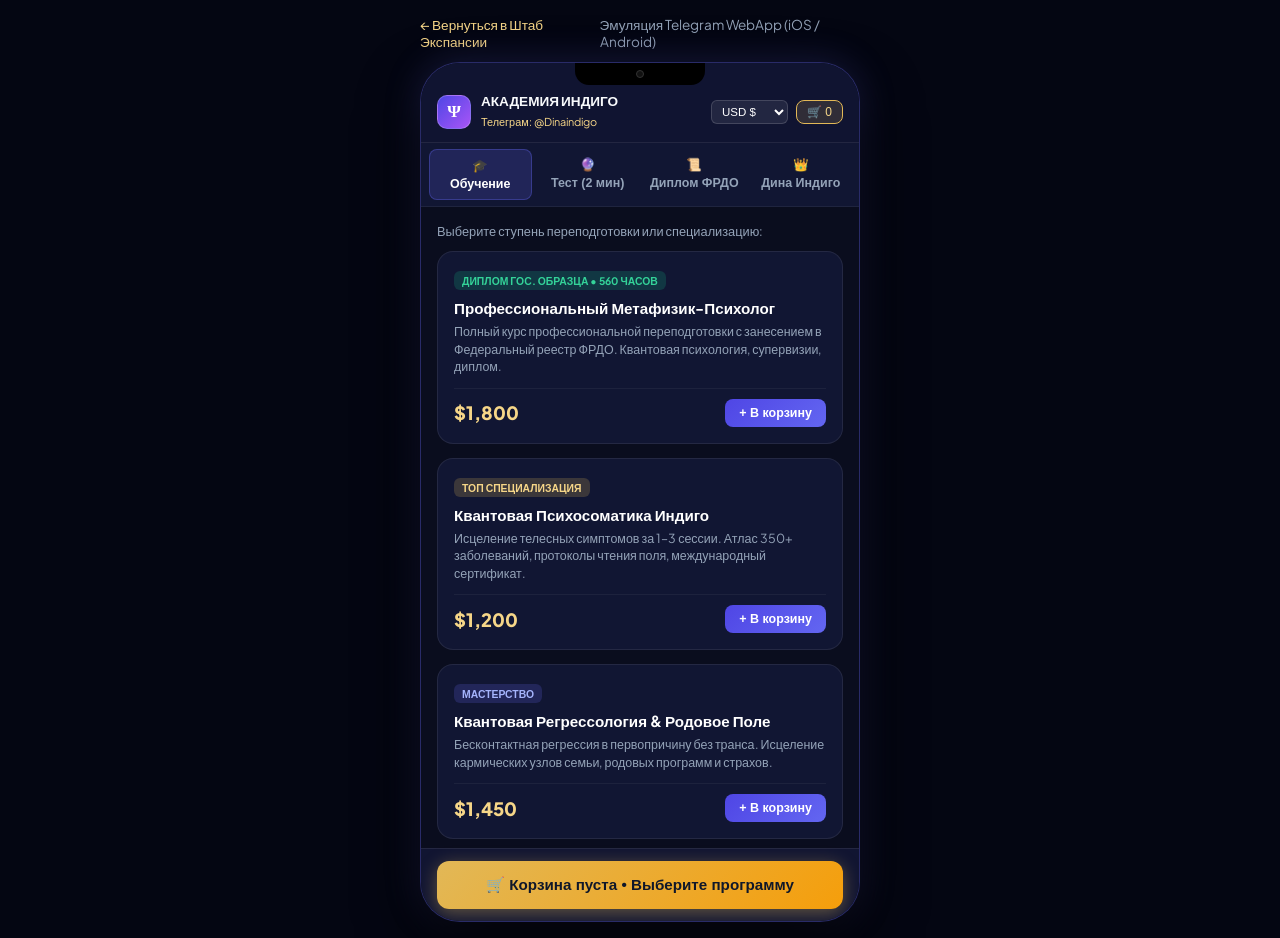
<file: miniapp.html>
<!DOCTYPE html>
<html lang="ru">
<head>
  <meta charset="UTF-8">
  <meta name="viewport" content="width=device-width, initial-scale=1.0, maximum-scale=1.0, user-scalable=no">
  <title>Telegram Mini App | Международная Академия МЕТОФИЗИКИ ИНДИГО</title>

  <!-- Telegram WebApp SDK -->
  <script src="https://telegram.org/js/telegram-web-app.js"></script>

  <!-- Google Fonts -->
  <link rel="preconnect" href="https://fonts.googleapis.com">
  <link rel="preconnect" href="https://fonts.gstatic.com" crossorigin>
  <link href="https://fonts.googleapis.com/css2?family=Cinzel:wght@700;800&family=Playfair+Display:wght@700&family=Plus+Jakarta+Sans:wght@400;500;600;700;800&display=swap" rel="stylesheet">

  <style>
    :root {
      --tg-theme-bg-color: #0A0D1E;
      --tg-theme-secondary-bg-color: #111633;
      --tg-theme-text-color: #F8FAFC;
      --tg-theme-hint-color: #94A3B8;
      --tg-theme-link-color: #818CF8;
      --tg-theme-button-color: #6366F1;
      --tg-theme-button-text-color: #FFFFFF;
      
      --gold: #E2B857;
      --gold-light: #F6D688;
      --indigo: #6366F1;
      --cyan: #06B6D4;
      --emerald: #10B981;
    }

    * {
      margin: 0;
      padding: 0;
      box-sizing: border-box;
      -webkit-tap-highlight-color: transparent;
    }

    body {
      background-color: #040612;
      color: var(--tg-theme-text-color);
      font-family: 'Plus Jakarta Sans', -apple-system, sans-serif;
      min-height: 100vh;
      display: flex;
      flex-direction: column;
      align-items: center;
      justify-content: flex-start;
      padding: 16px 8px;
    }

    /* Desktop Outer Shell */
    .desktop-top-nav {
      width: 100%;
      max-width: 440px;
      display: flex;
      justify-content: space-between;
      align-items: center;
      margin-bottom: 12px;
      font-size: 0.85rem;
    }

    .desktop-top-nav a {
      color: var(--gold-light);
      text-decoration: none;
      display: inline-flex;
      align-items: center;
      gap: 6px;
    }

    .phone-container {
      width: 100%;
      max-width: 440px;
      height: 860px;
      background: var(--tg-theme-bg-color);
      border: 1px solid rgba(99, 102, 241, 0.35);
      border-radius: 40px;
      box-shadow: 0 25px 60px rgba(0, 0, 0, 0.9), 0 0 35px rgba(99, 102, 241, 0.25);
      display: flex;
      flex-direction: column;
      overflow: hidden;
      position: relative;
    }

    @media (max-width: 480px) {
      body { padding: 0; }
      .desktop-top-nav { display: none; }
      .phone-container {
        max-width: 100%;
        height: 100vh;
        border-radius: 0;
        border: none;
      }
    }

    /* Simulated Notch */
    .phone-notch {
      width: 130px;
      height: 22px;
      background: #000;
      border-bottom-left-radius: 14px;
      border-bottom-right-radius: 14px;
      position: absolute;
      top: 0;
      left: 50%;
      transform: translateX(-50%);
      z-index: 100;
      display: flex;
      align-items: center;
      justify-content: center;
    }

    .camera-dot {
      width: 8px;
      height: 8px;
      border-radius: 50%;
      background: #111;
      border: 1px solid #333;
    }

    /* App Header */
    .app-header {
      background: rgba(17, 22, 51, 0.95);
      backdrop-filter: blur(12px);
      padding: 30px 16px 12px;
      border-bottom: 1px solid rgba(255, 255, 255, 0.08);
      display: flex;
      justify-content: space-between;
      align-items: center;
      flex-shrink: 0;
      position: relative;
      z-index: 10;
    }

    .app-brand {
      display: flex;
      align-items: center;
      gap: 10px;
    }

    .app-brand-logo {
      width: 34px;
      height: 34px;
      border-radius: 10px;
      background: linear-gradient(135deg, #4F46E5, #A855F7);
      display: flex;
      align-items: center;
      justify-content: center;
      font-weight: 800;
      color: #FFF;
      font-family: 'Cinzel', serif;
      font-size: 1.1rem;
      border: 1px solid rgba(255, 255, 255, 0.2);
    }

    .app-brand-text h4 {
      font-size: 0.85rem;
      font-weight: 700;
      line-height: 1.2;
    }

    .app-brand-text span {
      font-size: 0.68rem;
      color: var(--gold-light);
    }

    /* Tab Switcher */
    .tab-bar {
      display: flex;
      background: var(--tg-theme-secondary-bg-color);
      padding: 6px 8px;
      gap: 6px;
      border-bottom: 1px solid rgba(255, 255, 255, 0.06);
    }

    .tab-btn {
      flex: 1;
      background: transparent;
      border: none;
      color: var(--tg-theme-hint-color);
      padding: 8px 4px;
      border-radius: 8px;
      font-size: 0.78rem;
      font-weight: 600;
      cursor: pointer;
      display: flex;
      flex-direction: column;
      align-items: center;
      gap: 4px;
      transition: all 0.2s ease;
    }

    .tab-btn.active {
      background: rgba(99, 102, 241, 0.2);
      color: #FFF;
      border: 1px solid rgba(99, 102, 241, 0.35);
    }

    /* App Scrollable Body */
    .app-body {
      flex: 1;
      overflow-y: auto;
      padding: 16px;
      scroll-behavior: smooth;
    }

    .tab-content {
      display: none;
    }

    .tab-content.active {
      display: block;
      animation: fadeIn 0.25s ease-out;
    }

    @keyframes fadeIn {
      from { opacity: 0; transform: translateY(6px); }
      to { opacity: 1; transform: translateY(0); }
    }

    /* Product Mini Cards */
    .product-mini-card {
      background: var(--tg-theme-secondary-bg-color);
      border: 1px solid rgba(255, 255, 255, 0.08);
      border-radius: 16px;
      padding: 16px;
      margin-bottom: 14px;
      position: relative;
      transition: all 0.2s ease;
    }

    .product-mini-card:active {
      transform: scale(0.99);
    }

    .product-badge {
      display: inline-block;
      font-size: 0.65rem;
      font-weight: 700;
      text-transform: uppercase;
      padding: 3px 8px;
      border-radius: 6px;
      margin-bottom: 8px;
    }

    .badge-gold { background: rgba(226, 184, 87, 0.2); color: var(--gold-light); }
    .badge-emerald { background: rgba(16, 185, 129, 0.2); color: #34D399; }
    .badge-indigo { background: rgba(99, 102, 241, 0.2); color: #A5B4FC; }

    .product-title {
      font-size: 0.95rem;
      font-weight: 700;
      color: #FFF;
      margin-bottom: 6px;
    }

    .product-desc {
      font-size: 0.78rem;
      color: var(--tg-theme-hint-color);
      margin-bottom: 12px;
      line-height: 1.4;
    }

    .product-footer {
      display: flex;
      justify-content: space-between;
      align-items: center;
      border-top: 1px solid rgba(255, 255, 255, 0.05);
      padding-top: 10px;
    }

    .product-price {
      font-size: 1.15rem;
      font-weight: 800;
      color: var(--gold-light);
    }

    .btn-add-cart {
      background: linear-gradient(135deg, #4F46E5, #6366F1);
      color: #FFF;
      border: none;
      padding: 7px 14px;
      border-radius: 8px;
      font-size: 0.78rem;
      font-weight: 600;
      cursor: pointer;
    }

    /* Fixed Bottom Telegram Action Button */
    .tg-main-btn {
      background: linear-gradient(135deg, #E2B857, #F59E0B);
      color: #0F172A;
      font-weight: 800;
      font-size: 0.95rem;
      border: none;
      width: 100%;
      padding: 15px;
      border-radius: 12px;
      cursor: pointer;
      display: flex;
      align-items: center;
      justify-content: center;
      gap: 10px;
      box-shadow: 0 4px 18px rgba(226, 184, 87, 0.4);
      flex-shrink: 0;
      transition: all 0.2s ease;
    }

    .tg-main-btn:active {
      transform: scale(0.98);
    }

    /* Diagnostic Quiz Styles in Mini App */
    .quiz-card {
      background: rgba(255, 255, 255, 0.03);
      border: 1px solid rgba(99, 102, 241, 0.2);
      border-radius: 14px;
      padding: 16px;
      margin-bottom: 14px;
    }

    .quiz-btn {
      width: 100%;
      text-align: left;
      background: rgba(255, 255, 255, 0.05);
      border: 1px solid rgba(255, 255, 255, 0.1);
      color: #FFF;
      padding: 12px 14px;
      border-radius: 10px;
      font-size: 0.82rem;
      margin-bottom: 8px;
      cursor: pointer;
      display: flex;
      align-items: center;
      gap: 10px;
      transition: all 0.2s ease;
    }

    .quiz-btn:active, .quiz-btn.active {
      background: rgba(99, 102, 241, 0.25);
      border-color: var(--indigo);
    }

    /* Cart Modal */
    .cart-drawer {
      position: absolute;
      bottom: 0;
      left: 0;
      width: 100%;
      background: #111633;
      border-top: 1px solid rgba(226, 184, 87, 0.4);
      border-top-left-radius: 24px;
      border-top-right-radius: 24px;
      padding: 24px 20px 30px;
      display: none;
      z-index: 200;
      box-shadow: 0 -10px 40px rgba(0, 0, 0, 0.8);
    }

    .cart-drawer.active {
      display: block;
      animation: slideUp 0.25s ease-out;
    }

    @keyframes slideUp {
      from { transform: translateY(100%); }
      to { transform: translateY(0); }
    }
  </style>
</head>
<body>

  <!-- Desktop Navigation Pointer -->
  <div class="desktop-top-nav">
    <a href="index.html">&larr; Вернуться в Штаб Экспансии</a>
    <span style="color: var(--tg-theme-hint-color);">Эмуляция Telegram WebApp (iOS / Android)</span>
  </div>

  <!-- Simulated Phone Viewport -->
  <div class="phone-container">
    <div class="phone-notch">
      <div class="camera-dot"></div>
    </div>

    <!-- App Header -->
    <header class="app-header">
      <div class="app-brand">
        <div class="app-brand-logo">Ψ</div>
        <div class="app-brand-text">
          <h4>АКАДЕМИЯ ИНДИГО</h4>
          <span>Телеграм: @Dinaindigo</span>
        </div>
      </div>
      <div style="display: flex; align-items: center; gap: 8px;">
        <select id="maCurrency" onchange="switchCurrency(this.value)" style="background: rgba(255,255,255,0.08); border: 1px solid rgba(255,255,255,0.15); color: #FFF; font-size: 0.72rem; padding: 4px 6px; border-radius: 6px;">
          <option value="RUB">RUB ₽</option>
          <option value="USD" selected>USD $</option>
          <option value="EUR">EUR €</option>
          <option value="USDT">USDT ₮</option>
        </select>
        <button onclick="openCartModal()" style="background: rgba(226, 184, 87, 0.15); border: 1px solid var(--gold); color: var(--gold-light); font-size: 0.75rem; padding: 4px 10px; border-radius: 8px; cursor: pointer;">
          🛒 <span id="cartCount">0</span>
        </button>
      </div>
    </header>

    <!-- Tab Navigation -->
    <nav class="tab-bar">
      <button class="tab-btn active" onclick="switchTab('catalog', this)">
        <span>🎓</span>
        <span>Обучение</span>
      </button>
      <button class="tab-btn" onclick="switchTab('quiz', this)">
        <span>🔮</span>
        <span>Тест (2 мин)</span>
      </button>
      <button class="tab-btn" onclick="switchTab('diploma', this)">
        <span>📜</span>
        <span>Диплом ФРДО</span>
      </button>
      <button class="tab-btn" onclick="switchTab('founder', this)">
        <span>👑</span>
        <span>Дина Индиго</span>
      </button>
    </nav>

    <!-- Main Content Area -->
    <main class="app-body">

      <!-- TAB 1: CATALOG -->
      <section id="tab-catalog" class="tab-content active">
        <div style="margin-bottom: 12px; font-size: 0.8rem; color: var(--tg-theme-hint-color);">
          Выберите ступень переподготовки или специализацию:
        </div>

        <!-- Product 1 -->
        <div class="product-mini-card">
          <span class="product-badge badge-emerald">ДИПЛОМ ГОС. ОБРАЗЦА &bull; 560 ЧАСОВ</span>
          <div class="product-title">Профессиональный Метафизик-Психолог</div>
          <div class="product-desc">
            Полный курс профессиональной переподготовки с занесением в Федеральный реестр ФРДО. Квантовая психология, супервизии, диплом.
          </div>
          <div class="product-footer">
            <div class="product-price" data-usd="1800">$1,800</div>
            <button class="btn-add-cart" onclick="addToCart('Профессиональный Метафизик-Психолог (Диплом ФРДО)', 1800)">
              + В корзину
            </button>
          </div>
        </div>

        <!-- Product 2 -->
        <div class="product-mini-card">
          <span class="product-badge badge-gold">ТОП СПЕЦИАЛИЗАЦИЯ</span>
          <div class="product-title">Квантовая Психосоматика Индиго</div>
          <div class="product-desc">
            Исцеление телесных симптомов за 1–3 сессии. Атлас 350+ заболеваний, протоколы чтения поля, международный сертификат.
          </div>
          <div class="product-footer">
            <div class="product-price" data-usd="1200">$1,200</div>
            <button class="btn-add-cart" onclick="addToCart('Квантовая Психосоматика Индиго', 1200)">
              + В корзину
            </button>
          </div>
        </div>

        <!-- Product 3 -->
        <div class="product-mini-card">
          <span class="product-badge badge-indigo">МАСТЕРСТВО</span>
          <div class="product-title">Квантовая Регрессология &amp; Родовое Поле</div>
          <div class="product-desc">
            Бесконтактная регрессия в первопричину без транса. Исцеление кармических узлов семьи, родовых программ и страхов.
          </div>
          <div class="product-footer">
            <div class="product-price" data-usd="1450">$1,450</div>
            <button class="btn-add-cart" onclick="addToCart('Квантовая Регрессология & Родовое Поле', 1450)">
              + В корзину
            </button>
          </div>
        </div>

        <!-- Product 4 -->
        <div class="product-mini-card">
          <span class="product-badge badge-gold">БИЗНЕС-ПРАКТИКА</span>
          <div class="product-title">Продвижение Психолога: Выход на Чек $150–$500</div>
          <div class="product-desc">
            Как привлекать платежеспособных клиентов из США, Европы и ОАЭ. Упаковка премиальных программ, продажи без навязывания.
          </div>
          <div class="product-footer">
            <div class="product-price" data-usd="650">$650</div>
            <button class="btn-add-cart" onclick="addToCart('Продвижение Психолога (Чек $150-$500)', 650)">
              + В корзину
            </button>
          </div>
        </div>
      </section>

      <!-- TAB 2: DIAGNOSTIC QUIZ -->
      <section id="tab-quiz" class="tab-content">
        <div class="quiz-card">
          <div style="font-size: 0.75rem; color: var(--gold-light); margin-bottom: 6px;">ЭКСПРЕСС-ТЕСТ АКАДЕМИИ ИНДИГО</div>
          <h3 style="font-size: 1.1rem; margin-bottom: 12px;" id="qTitle">1. Каков ваш опыт в психологии и целительстве?</h3>
          
          <div id="qOptions">
            <button class="quiz-btn" onclick="answerQuestion(1, 'Начинаю с абсолютного нуля')">
              🌱 Начинаю с нуля (хочу новую профессию)
            </button>
            <button class="quiz-btn" onclick="answerQuestion(1, 'Практикующий классический психолог')">
              💼 Практикующий психолог / коуч
            </button>
            <button class="quiz-btn" onclick="answerQuestion(1, 'Энергопрактик / эзотерик без диплома')">
              🔮 Энергопрактик / регрессолог без диплома
            </button>
          </div>

          <div id="quizFinished" style="display: none; text-align: center; padding: 14px 0;">
            <div style="font-size: 2.2rem; margin-bottom: 8px;">🌟</div>
            <h3 style="font-size: 1.2rem; color: var(--gold-light); margin-bottom: 6px;">Готовность: 96%</h3>
            <p style="font-size: 0.8rem; color: var(--tg-theme-hint-color); margin-bottom: 16px;">
              Ваш профиль идеально подходит для программы <strong>«Профессиональный Метафизик-Психолог»</strong> с получением диплома ФРДО.
            </p>
            <button class="tg-main-btn" onclick="sendQuizToTelegram()">
              ✈️ Отправить результат Дине Индиго
            </button>
          </div>
        </div>
      </section>

      <!-- TAB 3: DIPLOMA & LICENSE -->
      <section id="tab-diploma" class="tab-content">
        <div style="background: rgba(255,255,255,0.03); border: 1px solid var(--gold); border-radius: 16px; padding: 18px; text-align: center; margin-bottom: 16px;">
          <div style="font-size: 0.75rem; color: var(--gold-light); text-transform: uppercase;">Федеральный Реестр Документов об Образовании</div>
          <h3 style="font-size: 1.2rem; margin: 8px 0;">Диплом Государственного Образца</h3>
          <div style="font-size: 0.8rem; color: var(--tg-theme-hint-color); line-height: 1.5; margin-bottom: 14px;">
            Выдается на основании образовательной лицензии в соответствии с ФЗ-273. Каждый бланк имеет уникальный серийный номер и QR-код проверки подлинности.
          </div>
          <div style="background: rgba(16, 185, 129, 0.15); border: 1px solid rgba(16, 185, 129, 0.3); border-radius: 8px; padding: 10px; font-size: 0.78rem; color: #34D399; margin-bottom: 14px;">
            ✓ Законное право на ведение психологической деятельности
          </div>
          <button class="quiz-btn" style="justify-content: center; background: rgba(99, 102, 241, 0.2);" onclick="window.open('https://t.me/Dinaindigo?text=Здравствуйте,%20Дина!%20Хочу%20получить%20образец%20диплома%20ФРДО', '_blank')">
            Запросить образец диплома в Telegram &rarr;
          </button>
        </div>
      </section>

      <!-- TAB 4: FOUNDER -->
      <section id="tab-founder" class="tab-content">
        <div style="background: var(--tg-theme-secondary-bg-color); border-radius: 16px; padding: 20px; text-align: center; border: 1px solid rgba(226, 184, 87, 0.3);">
          <div style="width: 70px; height: 70px; border-radius: 50%; background: #1C1938; border: 2px solid var(--gold); margin: 0 auto 12px; display: flex; align-items: center; justify-content: center; font-size: 2rem;">
            👑
          </div>
          <h3 style="font-size: 1.15rem; margin-bottom: 4px;">Дина Индиго</h3>
          <div style="font-size: 0.78rem; color: var(--gold-light); margin-bottom: 8px;">@Dinaindigo &bull; Основатель Академии</div>
          <div style="margin-bottom: 14px;">
            <a href="https://www.instagram.com/dina_indigo_clan" target="_blank" style="color: #A5B4FC; font-size: 0.75rem; text-decoration: none;">
              📸 Instagram: @dina_indigo_clan
            </a>
          </div>
          <p style="font-size: 0.82rem; color: var(--tg-theme-hint-color); line-height: 1.5; margin-bottom: 18px;">
            Клинический психолог, автор метода «Квантовая Метафизика Индиго». Более 4,200 выпускников в 38 странах мира. Личный наставник звезд, предпринимателей и экспертов.
          </p>
          <div style="display: flex; flex-direction: column; gap: 8px;">
            <a href="https://t.me/Dinaindigo" target="_blank" class="tg-main-btn" style="text-decoration: none;">
              ✈️ Написать лично в Telegram
            </a>
            <a href="avatar-studio.html" class="quiz-btn" style="justify-content: center; text-decoration: none; margin: 0; background: rgba(168, 85, 247, 0.2);">
              🤖 Смотреть AI-Двойник Дины
            </a>
          </div>
        </div>
      </section>

    </main>

    <!-- Bottom Bar Trigger -->
    <div style="padding: 12px 16px; background: rgba(17, 22, 51, 0.95); border-top: 1px solid rgba(255, 255, 255, 0.08); flex-shrink: 0;">
      <button id="mainActionBtn" class="tg-main-btn" onclick="openCartModal()">
        🛒 Корзина пуста &bull; Выберите программу
      </button>
    </div>

    <!-- Slide-Up Cart Drawer -->
    <div id="cartDrawer" class="cart-drawer">
      <div style="display: flex; justify-content: space-between; align-items: center; margin-bottom: 16px;">
        <h3 style="font-size: 1.1rem;">Ваш Заказ в Академию Индиго</h3>
        <button onclick="closeCartModal()" style="background: none; border: none; color: #FFF; font-size: 1.4rem; cursor: pointer;">&times;</button>
      </div>
      <div id="cartItemsList" style="max-height: 220px; overflow-y: auto; margin-bottom: 16px;"></div>
      <div style="display: flex; justify-content: space-between; font-size: 1.1rem; font-weight: 800; margin-bottom: 18px; border-top: 1px solid rgba(255, 255, 255, 0.1); padding-top: 12px;">
        <span>Итого:</span>
        <span id="cartDrawerTotal" style="color: var(--gold-light);">$0</span>
      </div>
      <button class="tg-main-btn" onclick="checkoutOrder()">
        ✈️ Оформить заявку у @Dinaindigo в 1 клик
      </button>
    </div>

  </div>

  <script>
    // Telegram WebApp Initialization
    if (window.Telegram && window.Telegram.WebApp) {
      const tg = window.Telegram.WebApp;
      tg.ready();
      tg.expand();
      if (tg.HapticFeedback) {
        tg.HapticFeedback.impactOccurred('light');
      }
    }

    // Currency Switcher
    let currentCurrency = 'USD';
    const rates = { USD: 1, RUB: 92, EUR: 0.92, USDT: 1 };
    const symbols = { USD: '$', RUB: '₽', EUR: '€', USDT: '₮' };

    function formatPrice(usd) {
      const rate = rates[currentCurrency] || 1;
      const converted = Math.round(usd * rate);
      if (currentCurrency === 'RUB') return `${converted.toLocaleString('ru-RU')} ₽`;
      if (currentCurrency === 'EUR') return `${converted.toLocaleString('de-DE')} €`;
      return `${symbols[currentCurrency]}${converted.toLocaleString('en-US')}`;
    }

    function switchCurrency(c) {
      currentCurrency = c;
      document.querySelectorAll('[data-usd]').forEach(el => {
        const u = parseFloat(el.getAttribute('data-usd'));
        el.innerText = formatPrice(u);
      });
      updateCartUI();
    }

    // Tab Switching
    function switchTab(tabId, btn) {
      document.querySelectorAll('.tab-btn').forEach(b => b.classList.remove('active'));
      btn.classList.add('active');

      document.querySelectorAll('.tab-content').forEach(c => c.classList.remove('active'));
      document.getElementById('tab-' + tabId).classList.add('active');

      if (window.Telegram && window.Telegram.WebApp && window.Telegram.WebApp.HapticFeedback) {
        window.Telegram.WebApp.HapticFeedback.selectionChanged();
      }
    }

    // Cart System
    let cart = [];

    function addToCart(title, usdPrice) {
      cart.push({ title, usdPrice });
      updateCartUI();

      if (window.Telegram && window.Telegram.WebApp && window.Telegram.WebApp.HapticFeedback) {
        window.Telegram.WebApp.HapticFeedback.impactOccurred('medium');
      }
      alert('✓ Программа добавлена в корзину!');
    }

    function updateCartUI() {
      const countEl = document.getElementById('cartCount');
      const mainBtn = document.getElementById('mainActionBtn');
      countEl.innerText = cart.length;

      if (cart.length === 0) {
        mainBtn.innerHTML = '🛒 Корзина пуста &bull; Выберите программу';
        mainBtn.style.opacity = '0.7';
      } else {
        const totalUsd = cart.reduce((acc, item) => acc + item.usdPrice, 0);
        mainBtn.innerHTML = `🛒 Оформить заявку (${cart.length}) &bull; ${formatPrice(totalUsd)}`;
        mainBtn.style.opacity = '1';
      }
    }

    function openCartModal() {
      if (cart.length === 0) {
        alert('Корзина пока пуста! Выберите интересующую программу обучения.');
        return;
      }
      const list = document.getElementById('cartItemsList');
      list.innerHTML = '';
      let sum = 0;

      cart.forEach((item, idx) => {
        sum += item.usdPrice;
        const row = document.createElement('div');
        row.style.cssText = 'display: flex; justify-content: space-between; padding: 8px 0; border-bottom: 1px solid rgba(255,255,255,0.06); font-size: 0.8rem;';
        row.innerHTML = `<span>${item.title}</span><span style="color: var(--gold); font-weight: 700;">${formatPrice(item.usdPrice)}</span>`;
        list.appendChild(row);
      });

      document.getElementById('cartDrawerTotal').innerText = formatPrice(sum);
      document.getElementById('cartDrawer').classList.add('active');
    }

    function closeCartModal() {
      document.getElementById('cartDrawer').classList.remove('active');
    }

    function checkoutOrder() {
      const itemsStr = cart.map(i => `• ${i.title} (${formatPrice(i.usdPrice)})`).join('%0A');
      const totalUsd = cart.reduce((acc, item) => acc + item.usdPrice, 0);
      const text = encodeURIComponent(`Здравствуйте, Дина! Хочу оформить обучение в Академии Индиго:%0A%0A${itemsStr}%0A%0AИтого: ${formatPrice(totalUsd)}. Прошу забронировать место!`);

      if (window.Telegram && window.Telegram.WebApp && window.Telegram.WebApp.openTelegramLink) {
        window.Telegram.WebApp.openTelegramLink(`https://t.me/Dinaindigo?text=${text}`);
      } else {
        window.open(`https://t.me/Dinaindigo?text=${text}`, '_blank');
      }
    }

    // Quiz Logic
    let currentQ = 1;
    let quizAns = [];

    function answerQuestion(qNum, answer) {
      quizAns.push(answer);
      if (qNum === 1) {
        document.getElementById('qTitle').innerText = '2. Какая финансовая цель на ближайшие 3–6 месяцев?';
        document.getElementById('qOptions').innerHTML = `
          <button class="quiz-btn" onclick="answerQuestion(2, '$2,000 - $4,000 в месяц')">💵 $2,000 – $4,000 в мес (180k – 350k ₽)</button>
          <button class="quiz-btn" onclick="answerQuestion(2, '$5,000 - $10,000 в месяц')">🚀 $5,000 – $10,000 в мес (450k – 900k ₽)</button>
          <button class="quiz-btn" onclick="answerQuestion(2, 'Более $15,000 в месяц')">👑 $15,000+ в мес (VIP-мастер / Филиал)</button>
        `;
      } else if (qNum === 2) {
        document.getElementById('qTitle').style.display = 'none';
        document.getElementById('qOptions').style.display = 'none';
        document.getElementById('quizFinished').style.display = 'block';
      }
    }

    function sendQuizToTelegram() {
      const msg = encodeURIComponent(`Здравствуйте, Дина! Я прошел диагностику в Telegram Mini App Академии Индиго:%0A- Статус: ${quizAns[0]}%0A- Цель по доходу: ${quizAns[1]}%0A%0AХочу зафиксировать грант 20% и обсудить программу!`);
      window.open(`https://t.me/Dinaindigo?text=${msg}`, '_blank');
    }
  </script>
</body>
</html>
</file>
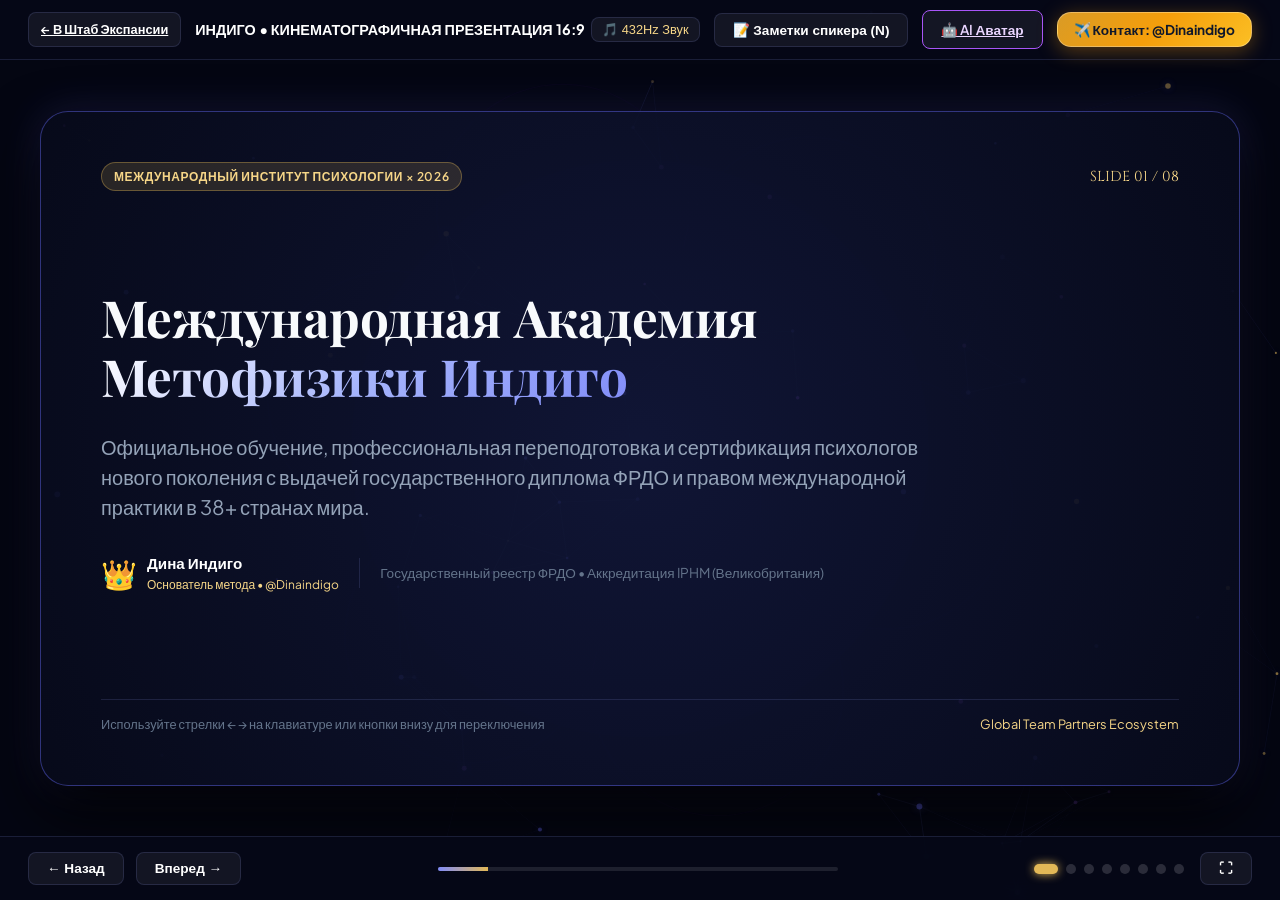
<file: presentation.html>
<!DOCTYPE html>
<html lang="ru">
<head>
  <meta charset="UTF-8">
  <meta name="viewport" content="width=device-width, initial-scale=1.0">
  <title>Бизнес-Презентация | Международная Академия МЕТОФИЗИКИ ИНДИГО</title>

  <!-- Google Fonts -->
  <link rel="preconnect" href="https://fonts.googleapis.com">
  <link rel="preconnect" href="https://fonts.gstatic.com" crossorigin>
  <link href="https://fonts.googleapis.com/css2?family=Cinzel:wght@600;700;800;900&family=Playfair+Display:ital,wght@0,600;0,700;1,400&family=Plus+Jakarta+Sans:wght@300;400;500;600;700;800&family=JetBrains+Mono:wght@400;500&display=swap" rel="stylesheet">

  <link rel="stylesheet" href="assets/css/theme.css">

  <style>
    /* Fullscreen Deck Presentation Styles */
    body, html {
      margin: 0;
      padding: 0;
      width: 100%;
      height: 100%;
      overflow: hidden;
      background-color: #040612;
      display: flex;
      flex-direction: column;
    }

    .pres-header {
      height: 60px;
      display: flex;
      justify-content: space-between;
      align-items: center;
      padding: 0 28px;
      background: rgba(6, 9, 24, 0.85);
      border-bottom: 1px solid var(--border-glass);
      backdrop-filter: blur(12px);
      z-index: 50;
      flex-shrink: 0;
    }

    .pres-viewport {
      flex: 1;
      display: flex;
      align-items: center;
      justify-content: center;
      padding: 20px;
      position: relative;
      perspective: 1000px;
    }

    /* 16:9 Cinema Container */
    .slide-deck {
      width: 100%;
      max-width: 1200px;
      aspect-ratio: 16 / 9;
      background: radial-gradient(circle at center, rgba(19, 25, 60, 0.85) 0%, rgba(7, 10, 26, 0.95) 100%);
      border: 1px solid var(--border-glow);
      border-radius: var(--radius-xl);
      box-shadow: 0 25px 60px rgba(0, 0, 0, 0.9), 0 0 40px rgba(99, 102, 241, 0.2);
      position: relative;
      overflow: hidden;
      display: flex;
      align-items: center;
      justify-content: center;
    }

    @media (max-aspect-ratio: 16/9) {
      .slide-deck {
        width: 100%;
        height: auto;
      }
    }

    @media (min-aspect-ratio: 16/9) {
      .slide-deck {
        height: 82vh;
        width: auto;
      }
    }

    .slide-item {
      position: absolute;
      top: 0;
      left: 0;
      width: 100%;
      height: 100%;
      padding: 50px 60px;
      display: flex;
      flex-direction: column;
      justify-content: space-between;
      opacity: 0;
      pointer-events: none;
      transform: scale(0.96) translateY(15px);
      transition: all 0.45s cubic-bezier(0.16, 1, 0.3, 1);
    }

    .slide-item.active {
      opacity: 1;
      pointer-events: auto;
      transform: scale(1) translateY(0);
    }

    /* Bottom Control Bar */
    .pres-footer {
      height: 64px;
      background: rgba(6, 9, 24, 0.85);
      border-top: 1px solid var(--border-glass);
      backdrop-filter: blur(12px);
      display: flex;
      justify-content: space-between;
      align-items: center;
      padding: 0 28px;
      z-index: 50;
      flex-shrink: 0;
    }

    .nav-btn {
      background: rgba(255, 255, 255, 0.06);
      border: 1px solid var(--border-glass);
      color: #FFF;
      padding: 8px 18px;
      border-radius: var(--radius-sm);
      cursor: pointer;
      display: inline-flex;
      align-items: center;
      gap: 8px;
      font-weight: 600;
      font-size: 0.85rem;
      transition: var(--transition);
    }

    .nav-btn:hover {
      background: var(--indigo-primary);
      border-color: var(--indigo-light);
    }

    .progress-bar-wrap {
      flex: 1;
      max-width: 400px;
      height: 4px;
      background: rgba(255, 255, 255, 0.1);
      border-radius: 4px;
      margin: 0 24px;
      overflow: hidden;
    }

    .progress-bar-fill {
      height: 100%;
      width: 12.5%;
      background: linear-gradient(90deg, var(--indigo-light), var(--gold-starlight));
      transition: width 0.3s ease;
    }

    .slide-dots {
      display: flex;
      gap: 8px;
    }

    .slide-dot {
      width: 10px;
      height: 10px;
      border-radius: 50%;
      background: rgba(255, 255, 255, 0.15);
      cursor: pointer;
      transition: var(--transition);
    }

    .slide-dot.active {
      background: var(--gold-starlight);
      box-shadow: 0 0 10px var(--gold-starlight);
      width: 24px;
      border-radius: 8px;
    }

    /* Speaker Notes Drawer */
    .speaker-notes-panel {
      position: absolute;
      bottom: 70px;
      left: 50%;
      transform: translateX(-50%);
      width: 90%;
      max-width: 900px;
      background: rgba(14, 18, 44, 0.95);
      border: 1px solid var(--border-gold);
      border-radius: var(--radius-md);
      padding: 16px 24px;
      font-size: 0.85rem;
      color: var(--gold-light);
      display: none;
      z-index: 100;
      box-shadow: 0 10px 30px rgba(0, 0, 0, 0.8);
    }
  </style>
</head>
<body>

  <!-- Background Quantum Canvas -->
  <canvas id="quantum-canvas"></canvas>

  <div class="content-wrapper" style="height: 100%; display: flex; flex-direction: column;">

    <!-- Top Bar -->
    <header class="pres-header">
      <div style="display: flex; align-items: center; gap: 14px;">
        <a href="index.html" class="nav-btn" style="padding: 6px 12px; font-size: 0.8rem;">
          &larr; В Штаб Экспансии
        </a>
        <div style="font-weight: 700; font-size: 0.9rem; color: #FFF;">
          ИНДИГО &bull; КИНЕМАТОГРАФИЧНАЯ ПРЕЗЕНТАЦИЯ 16:9
        </div>
      </div>

      <div style="display: flex; align-items: center; gap: 14px;">
        <button class="sound-toggle-btn" onclick="indigoAudio.toggleAmbient(this)">🎵 432Hz Звук</button>
        <button class="nav-btn" onclick="toggleSpeakerNotes()" title="Включить подсказки спикера (Клавиша N)">📝 Заметки спикера (N)</button>
        <a href="avatar-studio.html" class="nav-btn" style="border-color: var(--violet-cosmic); color: #E9D5FF;">🤖 AI Аватар</a>
        <a href="https://t.me/Dinaindigo" target="_blank" class="btn btn-gold" style="padding: 6px 16px; font-size: 0.85rem;">
          ✈️ Контакт: @Dinaindigo
        </a>
      </div>
    </header>

    <!-- Presentation Viewport -->
    <main class="pres-viewport">
      <div class="slide-deck" id="slideDeck">

        <!-- SLIDE 1: Cover / Vision -->
        <div class="slide-item active" data-slide="1" data-notes="Слайд 1: Приветствие. Позиционирование Академии Индиго как международного института трансформации сознания и подготовки психологов нового типа.">
          <div style="display: flex; justify-content: space-between; align-items: center;">
            <div class="badge badge-gold">МЕЖДУНАРОДНЫЙ ИНСТИТУТ ПСИХОЛОГИИ &times; 2026</div>
            <div style="font-family: var(--font-heading); color: var(--gold-light); font-size: 0.9rem;">SLIDE 01 / 08</div>
          </div>

          <div style="max-width: 860px; margin: auto 0;">
            <h1 style="font-size: clamp(2.2rem, 4vw, 3.4rem); line-height: 1.15; margin-bottom: 20px;">
              Международная Академия <br>
              <span class="gradient-text-indigo">Метофизики Индиго</span>
            </h1>
            <p style="font-size: 1.25rem; color: var(--text-muted); line-height: 1.5; margin-bottom: 28px;">
              Официальное обучение, профессиональная переподготовка и сертификация психологов нового поколения с выдачей государственного диплома ФРДО и правом международной практики в 38+ странах мира.
            </p>
            <div style="display: flex; gap: 20px; align-items: center;">
              <div style="display: flex; align-items: center; gap: 10px;">
                <span style="font-size: 1.8rem;">👑</span>
                <div>
                  <div style="font-size: 0.95rem; font-weight: 700; color: #FFF;">Дина Индиго</div>
                  <div style="font-size: 0.75rem; color: var(--gold-light);">Основатель метода &bull; @Dinaindigo</div>
                </div>
              </div>
              <div style="height: 30px; width: 1px; background: var(--border-glass);"></div>
              <div style="font-size: 0.85rem; color: var(--text-dim);">
                Государственный реестр ФРДО &bull; Аккредитация IPHM (Великобритания)
              </div>
            </div>
          </div>

          <div style="display: flex; justify-content: space-between; align-items: center; border-top: 1px solid var(--border-glass); padding-top: 14px; font-size: 0.8rem; color: var(--text-dim);">
            <span>Используйте стрелки &larr; &rarr; на клавиатуре или кнопки внизу для переключения</span>
            <span style="color: var(--gold-light);">Global Team Partners Ecosystem</span>
          </div>
        </div>

        <!-- SLIDE 2: Market Crisis -->
        <div class="slide-item" data-slide="2" data-notes="Слайд 2: Проблема рынка. Классическая психотерапия упирается в потолок. Люди устали годами ходить на разговоры. Нужна работа с первопричиной.">
          <div style="display: flex; justify-content: space-between; align-items: center;">
            <div class="badge badge-indigo">ВЫЗОВ ВРЕМЕНИ И РЫНКА</div>
            <div style="font-family: var(--font-heading); color: var(--gold-light); font-size: 0.9rem;">SLIDE 02 / 08</div>
          </div>

          <div>
            <h2 style="font-size: clamp(1.8rem, 3.2vw, 2.6rem); margin-bottom: 12px;">Кризис Классической Психотерапии</h2>
            <p style="font-size: 1rem; color: var(--text-muted); margin-bottom: 26px;">
              Почему традиционные психологи выгорают за 2,500 ₽, а клиенты не получают результата:
            </p>

            <div class="grid-3" style="gap: 20px;">
              <div class="glass-card" style="padding: 20px;">
                <div style="font-size: 1.8rem; margin-bottom: 8px;">⏳</div>
                <h4 style="color: #FFF; margin-bottom: 6px;">Терапия длиной в годы</h4>
                <p style="font-size: 0.8rem; color: var(--text-muted);">Разговоры вокруг проблемы без доступа к квантовому ядру психосоматического симптома.</p>
              </div>

              <div class="glass-card" style="padding: 20px;">
                <div style="font-size: 1.8rem; margin-bottom: 8px;">💸</div>
                <h4 style="color: #FFF; margin-bottom: 6px;">Финансовый потолок</h4>
                <p style="font-size: 0.8rem; color: var(--text-muted);">Привязка к низкой почасовой ставке, страх поднять чек и зависимость от местного рынка.</p>
              </div>

              <div class="glass-card" style="padding: 20px;">
                <div style="font-size: 1.8rem; margin-bottom: 8px;">🚫</div>
                <h4 style="color: #FFF; margin-bottom: 6px;">Юридический вакуум эзотерики</h4>
                <p style="font-size: 0.8rem; color: var(--text-muted);">Энергопрактики работают без лицензий и дипломов, рискуя санкциями и блокировками счетов.</p>
              </div>
            </div>
          </div>

          <div style="background: rgba(99, 102, 241, 0.1); border-left: 3px solid var(--indigo-light); padding: 10px 18px; font-size: 0.85rem; color: #FFF;">
            💡 <strong>Вывод:</strong> Мировому рынку требуются дипломированные специалисты, владеющие квантовыми метафизическими протоколами быстрого результата.
          </div>
        </div>

        <!-- SLIDE 3: The Indigo Method -->
        <div class="slide-item" data-slide="3" data-notes="Слайд 3: Авторский метод Дины Индиго. Синтез науки, квантовой физики, нейропсихологии и работы с полем.">
          <div style="display: flex; justify-content: space-between; align-items: center;">
            <div class="badge badge-gold">АВТОРСКАЯ МЕТОДОЛОГИЯ</div>
            <div style="font-family: var(--font-heading); color: var(--gold-light); font-size: 0.9rem;">SLIDE 03 / 08</div>
          </div>

          <div>
            <h2 style="font-size: clamp(1.8rem, 3.2vw, 2.6rem); margin-bottom: 12px;">Синтез Науки и Квантовой Метафизики</h2>
            <p style="font-size: 1rem; color: var(--text-muted); margin-bottom: 24px;">
              Авторский метод Дины Индиго воздействует одновременно на 4 уровня реальности:
            </p>

            <div class="grid-4" style="gap: 16px;">
              <div class="glass-card" style="padding: 18px; text-align: center;">
                <div style="font-size: 2rem; margin-bottom: 8px;">🧬</div>
                <h4 style="color: var(--cyan-quantum); font-size: 0.95rem; margin-bottom: 6px;">1. Соматика &amp; Тело</h4>
                <p style="font-size: 0.75rem; color: var(--text-muted);">Быстрая деактивация клеточной памяти болезней и зажимов.</p>
              </div>

              <div class="glass-card" style="padding: 18px; text-align: center;">
                <div style="font-size: 2rem; margin-bottom: 8px;">🧠</div>
                <h4 style="color: var(--indigo-light); font-size: 0.95rem; margin-bottom: 6px;">2. Нейро-Паттерны</h4>
                <p style="font-size: 0.75rem; color: var(--text-muted);">Перепрошивка деструктивных сценариев мышления и страхов.</p>
              </div>

              <div class="glass-card" style="padding: 18px; text-align: center;">
                <div style="font-size: 2rem; margin-bottom: 8px;">🌀</div>
                <h4 style="color: var(--violet-cosmic); font-size: 0.95rem; margin-bottom: 6px;">3. Родовое Поле</h4>
                <p style="font-size: 0.75rem; color: var(--text-muted);">Исцеление системных лояльностей и кармических узлов семьи.</p>
              </div>

              <div class="glass-card" style="padding: 18px; text-align: center;">
                <div style="font-size: 2rem; margin-bottom: 8px;">✨</div>
                <h4 style="color: var(--gold-starlight); font-size: 0.95rem; margin-bottom: 6px;">4. Квантовое Сознание</h4>
                <p style="font-size: 0.75rem; color: var(--text-muted);">Активация сверхчувствительности и считывание инфополя.</p>
              </div>
            </div>
          </div>

          <div style="font-size: 0.85rem; color: var(--gold-light); text-align: center;">
            🎯 Результат для клиента достигается за 1–3 встречи вместо 2 лет классического психоанализа.
          </div>
        </div>

        <!-- SLIDE 4: Legal & Diplomas -->
        <div class="slide-item" data-slide="4" data-notes="Слайд 4: Легитимность и аккредитация. Диплом о проф. переподготовке в ФРДО, лицензия, признание IPHM в Великобритании и США.">
          <div style="display: flex; justify-content: space-between; align-items: center;">
            <div class="badge badge-emerald">ГОСУДАРСТВЕННАЯ ЛЕГИТИМНОСТЬ</div>
            <div style="font-family: var(--font-heading); color: var(--gold-light); font-size: 0.9rem;">SLIDE 04 / 08</div>
          </div>

          <div style="display: grid; grid-template-columns: 1fr 1.2fr; gap: 36px; align-items: center;">
            <div style="background: rgba(255, 255, 255, 0.03); border: 2px solid var(--gold-starlight); border-radius: var(--radius-md); padding: 24px; text-align: center;">
              <div style="font-family: var(--font-heading); color: var(--gold-light); font-size: 0.85rem; margin-bottom: 6px;">ГОСУДАРСТВЕННЫЙ ОБРАЗЕЦ</div>
              <div style="font-size: 1.4rem; font-weight: 800; font-family: var(--font-heading); margin-bottom: 6px;">ДИПЛОМ</div>
              <div style="font-size: 0.75rem; color: var(--text-muted); margin-bottom: 12px;">О ПРОФЕССИОНАЛЬНОЙ ПЕРЕПОДГОТОВКЕ</div>
              <div style="font-size: 0.75rem; line-height: 1.6; border-top: 1px dashed var(--border-gold); padding-top: 10px;">
                Квалификация: <strong>Практический психолог &bull; Специалист квантовой метафизики</strong><br>
                <span style="color: var(--emerald-success); font-weight: 700;">Регистрация в ФРДО РФ</span>
              </div>
            </div>

            <div>
              <h2 style="font-size: clamp(1.6rem, 2.5vw, 2.2rem); margin-bottom: 14px;">100% Защищенная Международная Практика</h2>
              <ul style="list-style: none; font-size: 0.85rem; color: var(--text-muted); line-height: 1.8; margin-bottom: 18px;">
                <li>🏛️ <strong>ФРДО:</strong> Официальный государственный реестр документов об образовании РФ.</li>
                <li>🇬🇧 <strong>IPHM (International Practitioners of Holistic Medicine):</strong> Аккредитация в Европе и Великобритании.</li>
                <li>🇺🇸 <strong>IAOTH:</strong> Международная ассоциация холистических терапевтов (США).</li>
                <li>💳 <strong>Легальные платежи:</strong> Открытие расчетных счетов, эквайринга и работа со страховыми.</li>
              </ul>
              <a href="https://t.me/Dinaindigo" target="_blank" class="btn btn-outline" style="padding: 8px 18px; font-size: 0.85rem;">
                Запросить образец диплома у @Dinaindigo &rarr;
              </a>
            </div>
          </div>

          <div style="font-size: 0.8rem; color: var(--text-dim); text-align: center;">
            Лицензированная образовательная деятельность в полном соответствии с ФЗ-273 «Об образовании в РФ».
          </div>
        </div>

        <!-- SLIDE 5: Academic Architecture -->
        <div class="slide-item" data-slide="5" data-notes="Слайд 5: Программы обучения. От базового курса до Мастер-Тренера с личным наставничеством.">
          <div style="display: flex; justify-content: space-between; align-items: center;">
            <div class="badge badge-indigo">ОБРАЗОВАТЕЛЬНЫЙ МАРШРУТ</div>
            <div style="font-family: var(--font-heading); color: var(--gold-light); font-size: 0.9rem;">SLIDE 05 / 08</div>
          </div>

          <div>
            <h2 style="font-size: clamp(1.8rem, 3.2vw, 2.6rem); margin-bottom: 16px;">4 Ступени Профессионального Мастерства</h2>
            <div class="grid-4" style="gap: 16px;">
              <div class="glass-card" style="padding: 16px;">
                <div class="badge badge-indigo" style="font-size: 0.65rem; margin-bottom: 6px;">СТУПЕНЬ 1</div>
                <h4 style="font-size: 0.9rem; margin-bottom: 6px;">Практик Индиго</h4>
                <p style="font-size: 0.75rem; color: var(--text-muted);">Основы метафизики, саморегуляция, чтение поля, первые частные клиенты.</p>
              </div>

              <div class="glass-card" style="padding: 16px; border-color: var(--gold-starlight);">
                <div class="badge badge-gold" style="font-size: 0.65rem; margin-bottom: 6px;">СТУПЕНЬ 2 &bull; ДИПЛОМ</div>
                <h4 style="font-size: 0.9rem; margin-bottom: 6px; color: var(--gold-light);">Профессионал ФРДО</h4>
                <p style="font-size: 0.75rem; color: var(--text-muted);">560 ч. переподготовки, психосоматика, супервизии, диплом установленного образца.</p>
              </div>

              <div class="glass-card" style="padding: 16px;">
                <div class="badge badge-cyan" style="font-size: 0.65rem; margin-bottom: 6px;">СТУПЕНЬ 3</div>
                <h4 style="font-size: 0.9rem; margin-bottom: 6px;">Квантовый Регрессолог</h4>
                <p style="font-size: 0.75rem; color: var(--text-muted);">Глубинная регрессия без гипноза, трансформация родовых линий и травм.</p>
              </div>

              <div class="glass-card" style="padding: 16px;">
                <div class="badge badge-emerald" style="font-size: 0.65rem; margin-bottom: 6px;">СТУПЕНЬ 4</div>
                <h4 style="font-size: 0.9rem; margin-bottom: 6px;">Мастер-Тренер &amp; Филиал</h4>
                <p style="font-size: 0.75rem; color: var(--text-muted);">Право преподавания, открытие международного филиала Академии в своем регионе.</p>
              </div>
            </div>
          </div>

          <div style="background: rgba(255, 255, 255, 0.03); border-radius: var(--radius-md); padding: 12px 20px; display: flex; justify-content: space-between; align-items: center; font-size: 0.85rem;">
            <span>🎓 Все ступени включают доступ к закрытому комьюнити и регулярным живым разборам.</span>
            <span style="color: var(--gold-light); font-weight: 700;">Пожизненный доступ к материалам</span>
          </div>
        </div>

        <!-- SLIDE 6: Economics & Income -->
        <div class="slide-item" data-slide="6" data-notes="Слайд 6: Экономика выпускника. Как выстроить доход $5,000 - $20,000 в месяц на международных клиентах.">
          <div style="display: flex; justify-content: space-between; align-items: center;">
            <div class="badge badge-gold">ФИНАНСОВАЯ МОДЕЛЬ</div>
            <div style="font-family: var(--font-heading); color: var(--gold-light); font-size: 0.9rem;">SLIDE 06 / 08</div>
          </div>

          <div>
            <h2 style="font-size: clamp(1.8rem, 3.2vw, 2.6rem); margin-bottom: 12px;">Экономика Международного Метафизика</h2>
            <p style="font-size: 1rem; color: var(--text-muted); margin-bottom: 24px;">
              Пошаговая декомпозиция выхода на доход <strong>$5,000–$15,000 в месяц</strong> в первый же квартал после выпуска:
            </p>

            <div class="grid-3" style="gap: 20px;">
              <div class="glass-card" style="padding: 24px; text-align: center;">
                <div style="font-size: 0.8rem; color: var(--text-dim); margin-bottom: 4px;">ИНДИВИДУАЛЬНЫЕ СЕССИИ</div>
                <div class="gradient-text-indigo" style="font-size: 2.2rem; font-weight: 800; font-family: var(--font-heading);">$3,000</div>
                <p style="font-size: 0.8rem; color: var(--text-muted); margin-top: 6px;">20 сессий по $150 (или 12 сессий по $250 для США/ЕС)</p>
              </div>

              <div class="glass-card" style="padding: 24px; text-align: center; border-color: var(--gold-starlight);">
                <div style="font-size: 0.8rem; color: var(--gold-light); margin-bottom: 4px;">ГРУППОВЫЕ ПРОГРАММЫ</div>
                <div class="gradient-text-gold" style="font-size: 2.2rem; font-weight: 800; font-family: var(--font-heading);">$4,000</div>
                <p style="font-size: 0.8rem; color: var(--text-muted); margin-top: 6px;">Мини-группа наставничества на 8 человек по $500</p>
              </div>

              <div class="glass-card" style="padding: 24px; text-align: center;">
                <div style="font-size: 0.8rem; color: var(--text-dim); margin-bottom: 4px;">VIP СОПРОВОЖДЕНИЕ</div>
                <div class="gradient-text-cyan" style="font-size: 2.2rem; font-weight: 800; font-family: var(--font-heading);">$3,000</div>
                <p style="font-size: 0.8rem; color: var(--text-muted); margin-top: 6px;">2 премиальных клиента на 2-месячное ведение</p>
              </div>
            </div>
          </div>

          <div style="text-align: center; font-size: 1.1rem; font-weight: 700; color: #FFF;">
            ИТОГО: <span style="color: var(--gold-starlight);">$10,000 / месяц</span> при занятости всего 15–20 часов в неделю
          </div>
        </div>

        <!-- SLIDE 7: Global Community -->
        <div class="slide-item" data-slide="7" data-notes="Слайд 7: Международное сообщество Indigo Tribe. 38 стран, взаимопомощь, клиентообмен, партнерская сеть.">
          <div style="display: flex; justify-content: space-between; align-items: center;">
            <div class="badge badge-cyan">ГЛОБАЛЬНОЕ СООБЩЕСТВО</div>
            <div style="font-family: var(--font-heading); color: var(--gold-light); font-size: 0.9rem;">SLIDE 07 / 08</div>
          </div>

          <div>
            <h2 style="font-size: clamp(1.8rem, 3.2vw, 2.6rem); margin-bottom: 12px;">Indigo Tribe: Сила Системного Окружения</h2>
            <p style="font-size: 1rem; color: var(--text-muted); margin-bottom: 24px;">
              Выпускники Академии никогда не остаются в одиночестве с рынком:
            </p>

            <div class="grid-3" style="gap: 20px;">
              <div class="glass-card" style="padding: 20px;">
                <div style="font-size: 1.8rem; margin-bottom: 8px;">🌐</div>
                <h4 style="color: #FFF; margin-bottom: 6px;">Единая биржа клиентов</h4>
                <p style="font-size: 0.8rem; color: var(--text-muted);">Перераспределение входящих заявок с центрального хаба Академии между аккредитованными выпускниками.</p>
              </div>

              <div class="glass-card" style="padding: 20px;">
                <div style="font-size: 1.8rem; margin-bottom: 8px;">🤝</div>
                <h4 style="color: #FFF; margin-bottom: 6px;">Интервизии и супервизии</h4>
                <p style="font-size: 0.8rem; color: var(--text-muted);">Еженедельные профессиональные разборы сложных клиентских случаев в закрытом кругу экспертов.</p>
              </div>

              <div class="glass-card" style="padding: 20px;">
                <div style="font-size: 1.8rem; margin-bottom: 8px;">🏖️</div>
                <h4 style="color: #FFF; margin-bottom: 6px;">Международные ретриты</h4>
                <p style="font-size: 0.8rem; color: var(--text-muted);">Ежегодные очные встречи и квантовые мастермайнды на Бали, в Дубае и на Кипре.</p>
              </div>
            </div>
          </div>

          <div style="font-size: 0.85rem; color: var(--indigo-light); text-align: center;">
            🌟 Более 4,200 выпускников формируют новую культуру психологической помощи 21 века.
          </div>
        </div>

        <!-- SLIDE 8: Call to Action -->
        <div class="slide-item" data-slide="8" data-notes="Слайд 8: Финальный призыв к действию. Запись на стратегический созвон и диагностику лично к Дине Индиго @Dinaindigo.">
          <div style="display: flex; justify-content: space-between; align-items: center;">
            <div class="badge badge-gold">СТАРТ ВАШЕГО МАСШТАБА</div>
            <div style="font-family: var(--font-heading); color: var(--gold-light); font-size: 0.9rem;">SLIDE 08 / 08</div>
          </div>

          <div style="text-align: center; max-width: 800px; margin: auto;">
            <div style="font-size: 3rem; margin-bottom: 12px;">✨</div>
            <h1 style="font-size: clamp(2rem, 3.8vw, 3.2rem); margin-bottom: 16px;">
              Готовы Получить Диплом и Выйти на <br>
              <span class="gradient-text-gold">Мировой Уровень?</span>
            </h1>
            <p style="font-size: 1.15rem; color: var(--text-muted); line-height: 1.6; margin-bottom: 30px;">
              Запишитесь на персональную стратегическую экспресс-сессию с основателем Академии <strong>Диной Индиго</strong>. Определите ваш потенциал, выберите программу и зафиксируйте условия зачисления.
            </p>
            <div style="display: flex; justify-content: center; gap: 18px; flex-wrap: wrap;">
              <a href="https://t.me/Dinaindigo?text=Здравствуйте,%20Дина!%20Посмотрел(а)%20презентацию%20Академии%20Индиго.%20Хочу%20записаться%20на%20стратегический%20созвон!" target="_blank" class="btn btn-gold" style="padding: 16px 38px; font-size: 1.1rem;" onclick="indigoAudio.playChime(648)">
                ✈️ Написать в Telegram: @Dinaindigo
              </a>
              <a href="miniapp.html" class="btn btn-outline" style="padding: 16px 28px;">
                📱 Открыть Telegram Mini App &rarr;
              </a>
              <a href="index.html" class="btn btn-primary" style="padding: 16px 28px;">
                🌐 Вернуться в Штаб &rarr;
              </a>
            </div>
          </div>

          <div style="display: flex; justify-content: space-between; font-size: 0.8rem; color: var(--text-dim); border-top: 1px solid var(--border-glass); padding-top: 14px;">
            <span>Международная Академия Метофизики Индиго &bull; Все права защищены 2026</span>
            <span style="color: var(--gold-light);">Телеграм основателя: @Dinaindigo</span>
          </div>
        </div>

      </div>

      <!-- Speaker Notes Floating Drawer -->
      <div id="speakerNotes" class="speaker-notes-panel">
        <strong>Заметка спикера:</strong> <span id="notesText"></span>
      </div>
    </main>

    <!-- Bottom Controls -->
    <footer class="pres-footer">
      <div style="display: flex; align-items: center; gap: 12px;">
        <button class="nav-btn" onclick="prevSlide()">&larr; Назад</button>
        <button class="nav-btn" onclick="nextSlide()">Вперед &rarr;</button>
      </div>

      <div class="progress-bar-wrap">
        <div class="progress-bar-fill" id="progressFill"></div>
      </div>

      <div style="display: flex; align-items: center; gap: 16px;">
        <div class="slide-dots" id="slideDots"></div>
        <button class="nav-btn" onclick="toggleFullScreen()" title="Полноэкранный режим (F)">⛶</button>
      </div>
    </footer>

  </div>

  <!-- Scripts -->
  <script src="assets/js/quantum-canvas.js"></script>
  <script src="assets/js/audio-synth.js"></script>

  <script>
    let currentSlide = 1;
    const totalSlides = 8;
    const slides = document.querySelectorAll('.slide-item');
    const dotsContainer = document.getElementById('slideDots');
    const progressFill = document.getElementById('progressFill');

    // Create dots
    for (let i = 1; i <= totalSlides; i++) {
      const d = document.createElement('div');
      d.className = 'slide-dot' + (i === 1 ? ' active' : '');
      d.onclick = () => goToSlide(i);
      dotsContainer.appendChild(d);
    }

    function updateSlide() {
      slides.forEach((s, idx) => {
        if (idx + 1 === currentSlide) {
          s.classList.add('active');
          const notes = s.getAttribute('data-notes') || '';
          document.getElementById('notesText').innerText = notes;
        } else {
          s.classList.remove('active');
        }
      });

      document.querySelectorAll('.slide-dot').forEach((d, idx) => {
        if (idx + 1 === currentSlide) d.classList.add('active');
        else d.classList.remove('active');
      });

      progressFill.style.width = ((currentSlide / totalSlides) * 100) + '%';
      if (window.indigoAudio) indigoAudio.playTick();
    }

    function nextSlide() {
      if (currentSlide < totalSlides) {
        currentSlide++;
        updateSlide();
      }
    }

    function prevSlide() {
      if (currentSlide > 1) {
        currentSlide--;
        updateSlide();
      }
    }

    function goToSlide(n) {
      currentSlide = n;
      updateSlide();
    }

    // Keyboard navigation
    window.addEventListener('keydown', (e) => {
      if (e.key === 'ArrowRight' || e.key === ' ' || e.key === 'PageDown') {
        e.preventDefault();
        nextSlide();
      } else if (e.key === 'ArrowLeft' || e.key === 'PageUp') {
        e.preventDefault();
        prevSlide();
      } else if (e.key.toLowerCase() === 'f') {
        toggleFullScreen();
      } else if (e.key.toLowerCase() === 'n') {
        toggleSpeakerNotes();
      }
    });

    function toggleFullScreen() {
      if (!document.fullscreenElement) {
        document.documentElement.requestFullscreen().catch(() => {});
      } else {
        if (document.exitFullscreen) document.exitFullscreen();
      }
    }

    function toggleSpeakerNotes() {
      const p = document.getElementById('speakerNotes');
      p.style.display = p.style.display === 'block' ? 'none' : 'block';
      if (window.indigoAudio) indigoAudio.playTick();
    }

    document.addEventListener('DOMContentLoaded', () => {
      updateSlide();
    });
  </script>
</body>
</html>
</file>
<file: assets/css/theme.css>
/* ==========================================================================
   INDIGO METAPHYSICS ACADEMY — LUXURY DESIGN SYSTEM
   Deep Quantum Indigo & Sacred Geometry Theme
   ========================================================================== */

:root {
  --bg-deep: #050713;
  --bg-base: #090C1E;
  --bg-surface: #101530;
  --bg-card: rgba(18, 24, 54, 0.75);
  --bg-card-hover: rgba(28, 38, 82, 0.85);
  --bg-glass: rgba(14, 20, 48, 0.65);
  
  --indigo-primary: #6366F1;
  --indigo-vibrant: #4F46E5;
  --indigo-light: #818CF8;
  --indigo-glow: rgba(99, 102, 241, 0.35);
  
  --violet-cosmic: #A855F7;
  --violet-glow: rgba(168, 85, 247, 0.3);
  
  --cyan-quantum: #06B6D4;
  --cyan-glow: rgba(6, 182, 212, 0.35);
  
  --gold-starlight: #E2B857;
  --gold-light: #F6D688;
  --gold-glow: rgba(226, 184, 87, 0.3);
  
  --emerald-success: #10B981;
  --rose-accent: #F43F5E;
  
  --text-main: #F8FAFC;
  --text-muted: #94A3B8;
  --text-dim: #64748B;
  
  --border-glass: rgba(148, 163, 248, 0.15);
  --border-glow: rgba(99, 102, 241, 0.45);
  --border-gold: rgba(226, 184, 87, 0.4);
  
  --font-heading: 'Cinzel', 'Playfair Display', serif;
  --font-sans: 'Plus Jakarta Sans', 'Inter', -apple-system, BlinkMacSystemFont, sans-serif;
  --font-mono: 'JetBrains Mono', 'Fira Code', monospace;
  
  --radius-sm: 8px;
  --radius-md: 14px;
  --radius-lg: 20px;
  --radius-xl: 28px;
  --radius-full: 9999px;
  
  --shadow-card: 0 16px 36px -10px rgba(0, 0, 0, 0.6), 0 0 20px -5px rgba(99, 102, 241, 0.15);
  --shadow-glow: 0 0 30px rgba(99, 102, 241, 0.4);
  --shadow-gold: 0 0 30px rgba(226, 184, 87, 0.35);
  --transition: all 0.3s cubic-bezier(0.16, 1, 0.3, 1);
}

* {
  margin: 0;
  padding: 0;
  box-sizing: border-box;
  -webkit-font-smoothing: antialiased;
}

html {
  scroll-behavior: smooth;
  font-size: 16px;
  background-color: var(--bg-deep);
  color: var(--text-main);
}

body {
  font-family: var(--font-sans);
  background-color: var(--bg-deep);
  color: var(--text-main);
  line-height: 1.6;
  overflow-x: hidden;
  position: relative;
  min-height: 100vh;
}

/* Custom Scrollbar */
::-webkit-scrollbar {
  width: 8px;
  height: 8px;
}
::-webkit-scrollbar-track {
  background: var(--bg-deep);
}
::-webkit-scrollbar-thumb {
  background: #1E293B;
  border-radius: var(--radius-full);
  border: 2px solid var(--bg-deep);
}
::-webkit-scrollbar-thumb:hover {
  background: var(--indigo-light);
}

/* Background Quantum Canvas */
#quantum-canvas {
  position: fixed;
  top: 0;
  left: 0;
  width: 100%;
  height: 100%;
  z-index: 0;
  pointer-events: none;
  opacity: 0.85;
}

.content-wrapper {
  position: relative;
  z-index: 1;
}

/* Typography */
h1, h2, h3, h4, .font-heading {
  font-family: var(--font-heading);
  letter-spacing: -0.01em;
  font-weight: 700;
  color: var(--text-main);
}

h1 {
  font-size: clamp(2.2rem, 5vw, 3.8rem);
  line-height: 1.15;
}

h2 {
  font-size: clamp(1.8rem, 3.5vw, 2.6rem);
  line-height: 1.25;
}

h3 {
  font-size: clamp(1.2rem, 2vw, 1.6rem);
  line-height: 1.35;
}

p {
  color: var(--text-muted);
  font-size: 1rem;
}

.gradient-text-indigo {
  background: linear-gradient(135deg, #FFFFFF 0%, #A5B4FC 50%, #818CF8 100%);
  -webkit-background-clip: text;
  -webkit-text-fill-color: transparent;
}

.gradient-text-gold {
  background: linear-gradient(135deg, #FFF6D6 0%, #E2B857 50%, #C3922E 100%);
  -webkit-background-clip: text;
  -webkit-text-fill-color: transparent;
}

.gradient-text-cyan {
  background: linear-gradient(135deg, #A5F3FC 0%, #06B6D4 50%, #0284C7 100%);
  -webkit-background-clip: text;
  -webkit-text-fill-color: transparent;
}

/* Navigation & Top Bar */
.top-status-bar {
  background: rgba(9, 12, 30, 0.9);
  backdrop-filter: blur(16px);
  -webkit-backdrop-filter: blur(16px);
  border-bottom: 1px solid var(--border-glass);
  padding: 8px 24px;
  font-size: 0.85rem;
  display: flex;
  justify-content: space-between;
  align-items: center;
  position: sticky;
  top: 0;
  z-index: 100;
}

.status-indicator {
  display: inline-flex;
  align-items: center;
  gap: 8px;
  color: var(--emerald-success);
  font-weight: 600;
}

.pulse-dot {
  width: 8px;
  height: 8px;
  background-color: var(--emerald-success);
  border-radius: 50%;
  box-shadow: 0 0 10px var(--emerald-success);
  animation: pulseAnim 2s infinite ease-in-out;
}

@keyframes pulseAnim {
  0%, 100% { opacity: 1; transform: scale(1); }
  50% { opacity: 0.4; transform: scale(0.85); }
}

.top-controls {
  display: flex;
  align-items: center;
  gap: 16px;
}

.currency-select, .lang-select {
  background: rgba(255, 255, 255, 0.06);
  border: 1px solid var(--border-glass);
  color: var(--text-main);
  padding: 4px 10px;
  border-radius: var(--radius-sm);
  font-size: 0.8rem;
  cursor: pointer;
  transition: var(--transition);
}

.currency-select:hover, .lang-select:hover {
  border-color: var(--indigo-light);
  background: rgba(99, 102, 241, 0.15);
}

.sound-toggle-btn {
  background: rgba(255, 255, 255, 0.06);
  border: 1px solid var(--border-glass);
  color: var(--gold-light);
  padding: 4px 10px;
  border-radius: var(--radius-sm);
  font-size: 0.8rem;
  cursor: pointer;
  display: inline-flex;
  align-items: center;
  gap: 6px;
  transition: var(--transition);
}

.sound-toggle-btn:hover {
  background: rgba(226, 184, 87, 0.15);
  border-color: var(--gold-starlight);
}

/* Master Header Nav */
.master-header {
  padding: 18px 32px;
  display: flex;
  justify-content: space-between;
  align-items: center;
  background: rgba(5, 7, 19, 0.7);
  backdrop-filter: blur(12px);
  border-bottom: 1px solid rgba(255, 255, 255, 0.05);
}

.brand-badge {
  display: flex;
  align-items: center;
  gap: 14px;
  text-decoration: none;
}

.brand-logo-icon {
  width: 44px;
  height: 44px;
  border-radius: 12px;
  background: linear-gradient(135deg, #4338CA 0%, #6366F1 50%, #A855F7 100%);
  display: flex;
  align-items: center;
  justify-content: center;
  box-shadow: 0 0 20px rgba(99, 102, 241, 0.5);
  border: 1px solid rgba(255, 255, 255, 0.2);
  color: #FFF;
  font-weight: 900;
  font-size: 1.3rem;
  font-family: var(--font-heading);
}

.brand-text h3 {
  font-size: 1.05rem;
  margin: 0;
  letter-spacing: 0.02em;
}

.brand-text span {
  font-size: 0.75rem;
  color: var(--gold-light);
  text-transform: uppercase;
  letter-spacing: 0.08em;
  font-weight: 600;
}

.nav-links {
  display: flex;
  align-items: center;
  gap: 22px;
  list-style: none;
}

.nav-links a {
  color: var(--text-muted);
  text-decoration: none;
  font-size: 0.9rem;
  font-weight: 500;
  transition: var(--transition);
  position: relative;
  padding: 6px 0;
}

.nav-links a:hover, .nav-links a.active {
  color: #FFFFFF;
}

.nav-links a.active::after {
  content: '';
  position: absolute;
  bottom: 0;
  left: 0;
  width: 100%;
  height: 2px;
  background: linear-gradient(90deg, var(--indigo-light), var(--violet-cosmic));
  border-radius: 2px;
}

/* Glassmorphism Cards */
.glass-card {
  background: var(--bg-card);
  backdrop-filter: blur(16px);
  -webkit-backdrop-filter: blur(16px);
  border: 1px solid var(--border-glass);
  border-radius: var(--radius-lg);
  padding: 28px;
  transition: var(--transition);
  position: relative;
  overflow: hidden;
}

.glass-card::before {
  content: '';
  position: absolute;
  top: 0;
  left: 0;
  right: 0;
  height: 1px;
  background: linear-gradient(90deg, transparent, rgba(255, 255, 255, 0.2), transparent);
}

.glass-card:hover {
  background: var(--bg-card-hover);
  border-color: var(--border-glow);
  box-shadow: var(--shadow-card);
  transform: translateY(-4px);
}

.glass-card-gold {
  border-color: var(--border-gold);
}

.glass-card-gold:hover {
  border-color: var(--gold-starlight);
  box-shadow: var(--shadow-gold);
}

/* Buttons */
.btn {
  display: inline-flex;
  align-items: center;
  justify-content: center;
  gap: 10px;
  padding: 12px 26px;
  border-radius: var(--radius-md);
  font-family: var(--font-sans);
  font-weight: 600;
  font-size: 0.95rem;
  text-decoration: none;
  cursor: pointer;
  border: none;
  transition: var(--transition);
  position: relative;
  overflow: hidden;
}

.btn-primary {
  background: linear-gradient(135deg, #4F46E5 0%, #7C3AED 100%);
  color: #FFFFFF;
  box-shadow: 0 4px 20px rgba(99, 102, 241, 0.4);
  border: 1px solid rgba(255, 255, 255, 0.2);
}

.btn-primary:hover {
  background: linear-gradient(135deg, #4338CA 0%, #6D28D9 100%);
  box-shadow: 0 8px 28px rgba(99, 102, 241, 0.6);
  transform: translateY(-2px);
}

.btn-gold {
  background: linear-gradient(135deg, #D99B26 0%, #F59E0B 50%, #FBBF24 100%);
  color: #0F172A;
  box-shadow: 0 4px 20px rgba(245, 158, 11, 0.35);
  font-weight: 700;
  border: 1px solid rgba(255, 255, 255, 0.3);
}

.btn-gold:hover {
  background: linear-gradient(135deg, #C2871A 0%, #E68D02 50%, #F59E0B 100%);
  box-shadow: 0 8px 30px rgba(245, 158, 11, 0.55);
  transform: translateY(-2px);
}

.btn-outline {
  background: rgba(255, 255, 255, 0.04);
  border: 1px solid var(--border-glass);
  color: var(--text-main);
}

.btn-outline:hover {
  background: rgba(99, 102, 241, 0.12);
  border-color: var(--indigo-light);
  color: #FFFFFF;
  transform: translateY(-2px);
}

.btn-tg {
  background: linear-gradient(135deg, #0284C7 0%, #0EA5E9 100%);
  color: #FFFFFF;
  box-shadow: 0 4px 18px rgba(14, 165, 233, 0.35);
}

.btn-tg:hover {
  box-shadow: 0 6px 24px rgba(14, 165, 233, 0.55);
  transform: translateY(-2px);
}

/* Badges */
.badge {
  display: inline-flex;
  align-items: center;
  gap: 6px;
  padding: 4px 12px;
  border-radius: var(--radius-full);
  font-size: 0.75rem;
  font-weight: 600;
  text-transform: uppercase;
  letter-spacing: 0.05em;
}

.badge-indigo {
  background: rgba(99, 102, 241, 0.15);
  color: var(--indigo-light);
  border: 1px solid rgba(99, 102, 241, 0.3);
}

.badge-gold {
  background: rgba(226, 184, 87, 0.15);
  color: var(--gold-light);
  border: 1px solid rgba(226, 184, 87, 0.35);
}

.badge-emerald {
  background: rgba(16, 185, 129, 0.15);
  color: #34D399;
  border: 1px solid rgba(16, 185, 129, 0.3);
}

.badge-cyan {
  background: rgba(6, 182, 212, 0.15);
  color: #38BDF8;
  border: 1px solid rgba(6, 182, 212, 0.3);
}

/* Container & Sections */
.container {
  width: 100%;
  max-width: 1280px;
  margin: 0 auto;
  padding: 0 24px;
}

.section-padding {
  padding: 80px 0;
}

.section-header {
  text-align: center;
  max-width: 760px;
  margin: 0 auto 54px;
}

.section-header .badge {
  margin-bottom: 14px;
}

.section-header h2 {
  margin-bottom: 16px;
}

.section-header p {
  font-size: 1.1rem;
}

/* Grid Layouts */
.grid-2 {
  display: grid;
  grid-template-columns: repeat(2, 1fr);
  gap: 28px;
}

.grid-3 {
  display: grid;
  grid-template-columns: repeat(3, 1fr);
  gap: 28px;
}

.grid-4 {
  display: grid;
  grid-template-columns: repeat(4, 1fr);
  gap: 24px;
}

@media (max-width: 1024px) {
  .grid-4 { grid-template-columns: repeat(2, 1fr); }
  .grid-3 { grid-template-columns: repeat(2, 1fr); }
}

@media (max-width: 768px) {
  .grid-4, .grid-3, .grid-2 { grid-template-columns: 1fr; }
  .top-status-bar { flex-direction: column; gap: 8px; text-align: center; }
  .master-header { flex-direction: column; gap: 16px; }
  .nav-links { flex-wrap: wrap; justify-content: center; }
}

/* Modals */
.modal-overlay {
  position: fixed;
  top: 0;
  left: 0;
  width: 100%;
  height: 100%;
  background: rgba(4, 6, 18, 0.85);
  backdrop-filter: blur(12px);
  -webkit-backdrop-filter: blur(12px);
  display: none;
  align-items: center;
  justify-content: center;
  z-index: 1000;
  padding: 20px;
}

.modal-overlay.active {
  display: flex;
}

.modal-content {
  background: var(--bg-surface);
  border: 1px solid var(--border-glow);
  border-radius: var(--radius-xl);
  max-width: 600px;
  width: 100%;
  padding: 36px;
  box-shadow: 0 24px 60px rgba(0, 0, 0, 0.8), var(--shadow-glow);
  position: relative;
  max-height: 90vh;
  overflow-y: auto;
}

.modal-close-btn {
  position: absolute;
  top: 20px;
  right: 20px;
  background: rgba(255, 255, 255, 0.08);
  border: none;
  color: var(--text-muted);
  width: 36px;
  height: 36px;
  border-radius: 50%;
  cursor: pointer;
  display: flex;
  align-items: center;
  justify-content: center;
  font-size: 1.2rem;
  transition: var(--transition);
}

.modal-close-btn:hover {
  background: rgba(255, 255, 255, 0.2);
  color: #FFF;
}
</file>
